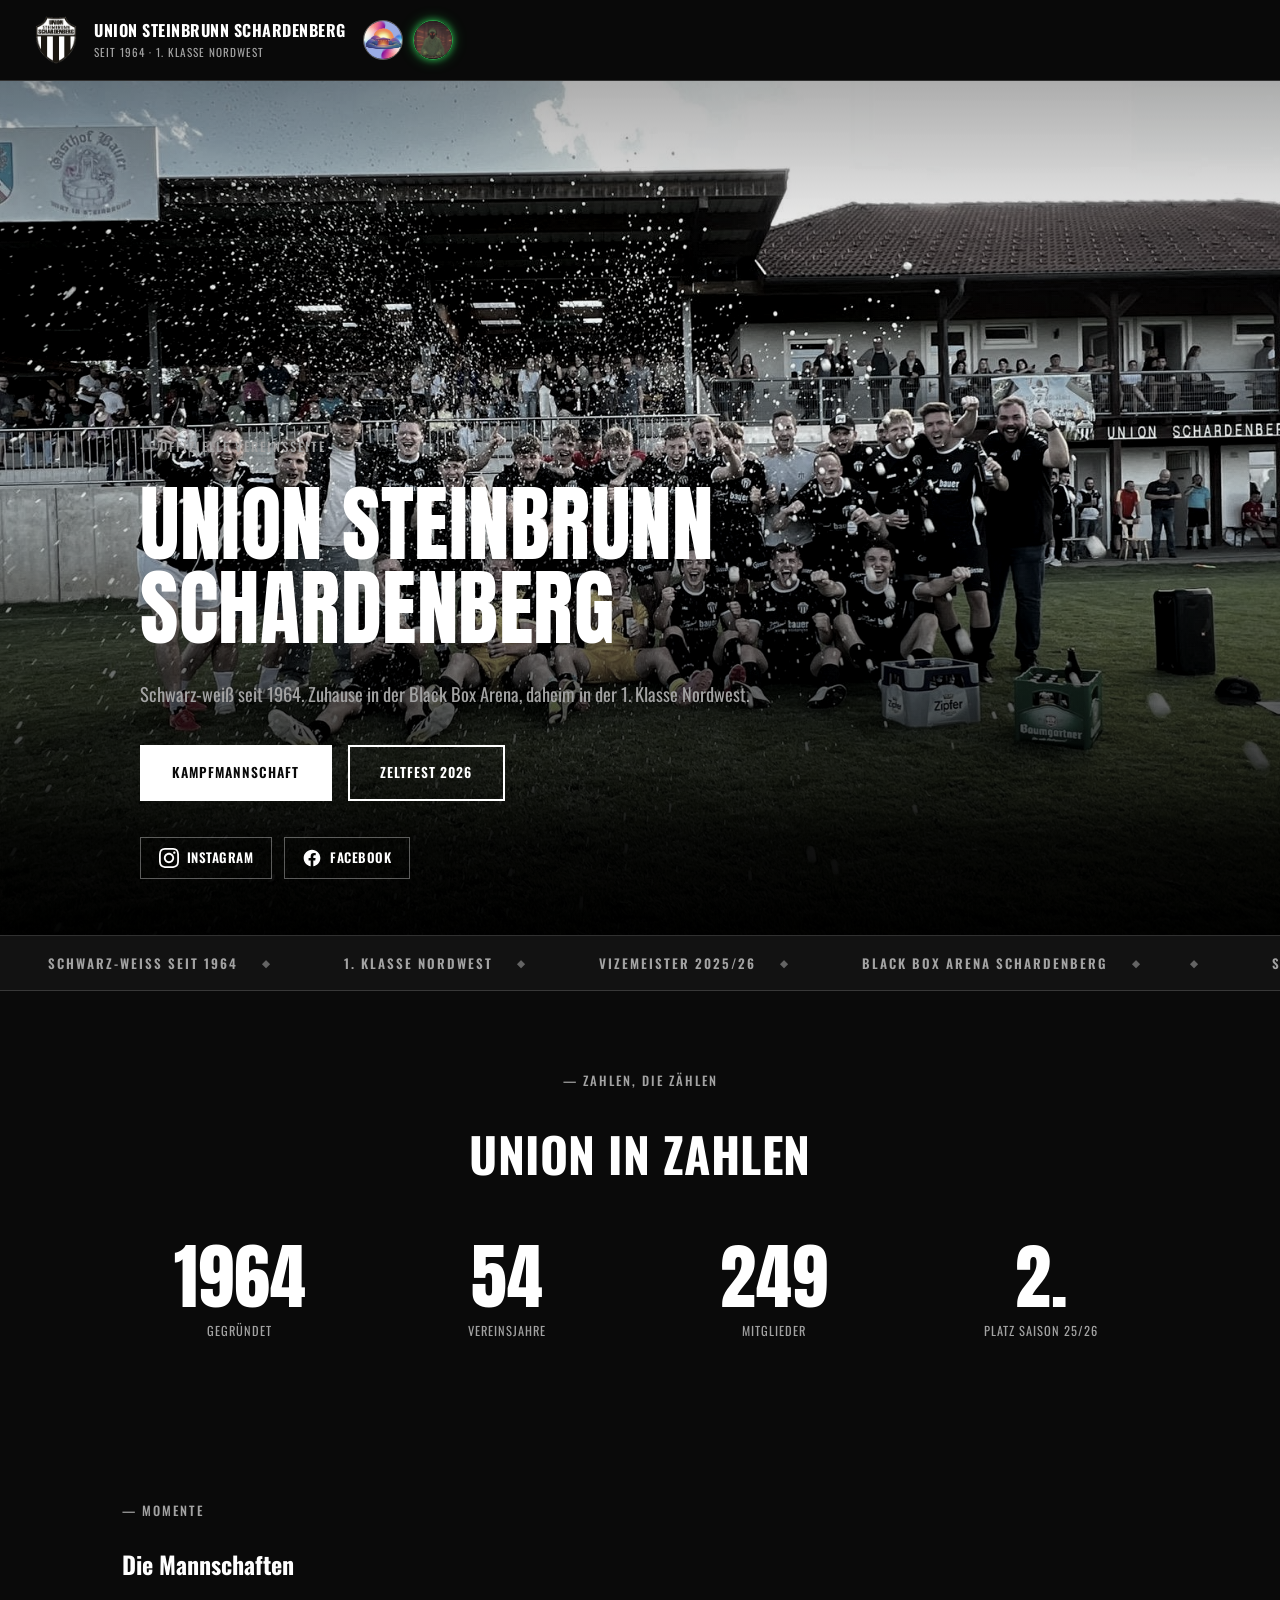
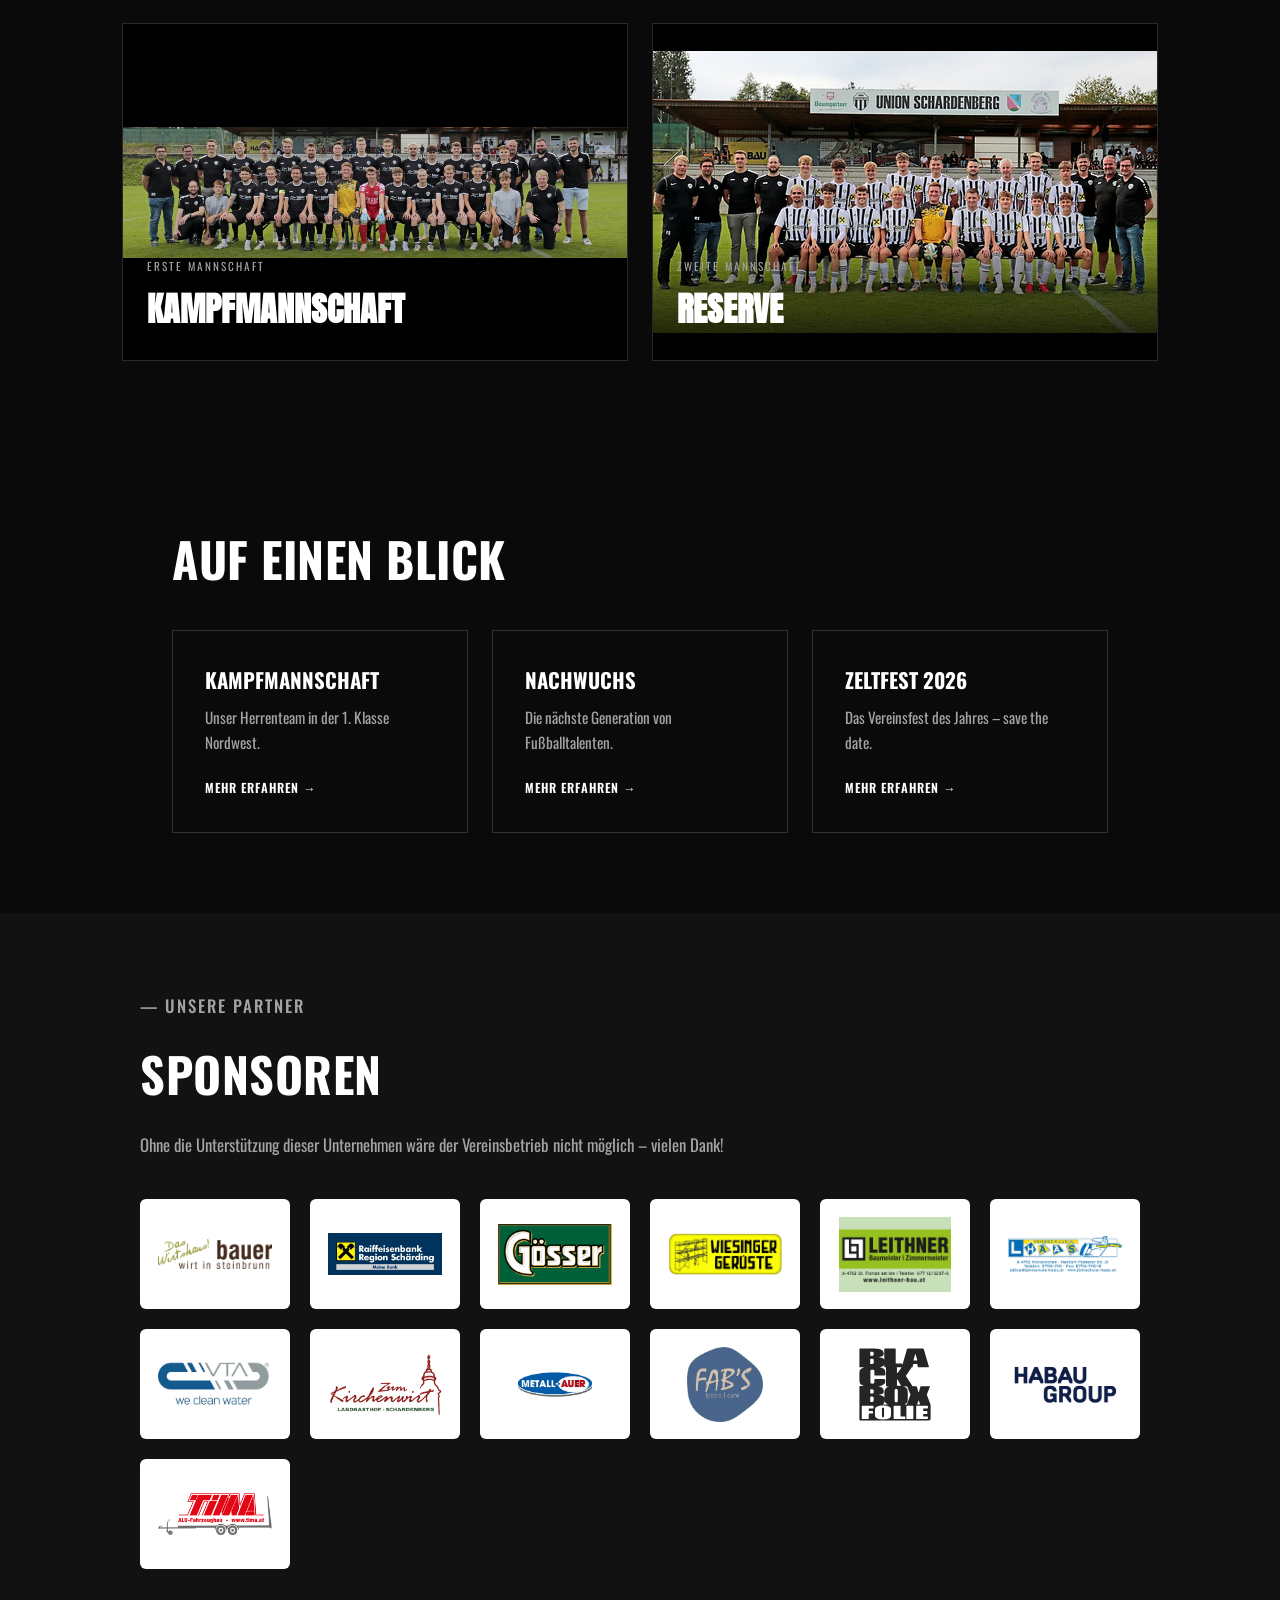
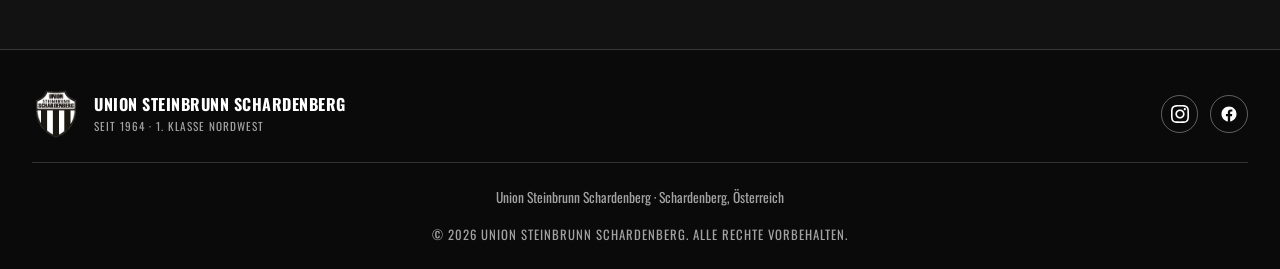
<file: index.html>
<!DOCTYPE html>
<html lang="de">
<head>
<meta charset="UTF-8">
<meta name="viewport" content="width=device-width, initial-scale=1.0">
<title>Union Steinbrunn Schardenberg</title>
<link rel="preconnect" href="https://fonts.googleapis.com">
<link rel="preconnect" href="https://fonts.gstatic.com" crossorigin>
<link href="https://fonts.googleapis.com/css2?family=Anton&family=Oswald:wght@400;500;600;700&display=swap" rel="stylesheet">
<link rel="stylesheet" href="style.css">
</head>
<body>

<header class="site-header">
  <div class="header-inner">
    <div class="brand-group">
      <a href="index.html" class="brand">
        <img src="images/logo.png" alt="Union Steinbrunn Schardenberg Wappen" class="brand-mark">
        <span class="brand-text">
          <span class="brand-name">Union Steinbrunn Schardenberg</span>
          <span class="brand-sub">Seit 1964 &middot; 1. Klasse Nordwest</span>
        </span>
      </a>
      <div class="header-icon-links">
        <a href="#" class="header-icon-btn" aria-label="Link 1">
          <img src="images/header-icon-1.jpg" alt="">
        </a>
        <a href="borderrave.html" class="header-icon-btn header-icon-btn-glow" aria-label="Borderrave">
          <img src="images/header-icon-2.jpg" alt="">
        </a>
      </div>
    </div>

    <button class="nav-toggle" id="navToggle" aria-expanded="false" aria-controls="siteNav" aria-label="Menü öffnen">
      <span></span><span></span><span></span>
    </button>

    <nav class="site-nav" id="siteNav">
      <a href="index.html" class="active">Home</a>
      <a href="kampfmannschaft.html">Kampfmannschaft</a>
      <a href="reserve.html">Reserve</a>
      <a href="nachwuchs.html">Nachwuchs</a>
      <a href="verein.html">Verein</a>
      <a href="sportplatz.html">Sportplatz</a>
      <a href="sponsoren.html">Sponsoren</a>
      <a href="zeltfest.html">Zeltfest</a>
      <a href="fanshop.html">Fanshop</a>
    </nav>
  </div>
</header>

<main>

  <section class="hero has-photo">
    <div class="hero-photo" aria-hidden="true"></div>
    <div class="hero-inner">
      <p class="eyebrow">&mdash; Offizielle Vereinsseite</p>
      <h1>Union Steinbrunn<br>Schardenberg</h1>
      <p class="hero-lead">Schwarz-weiß seit 1964. Zuhause in der Black Box Arena, daheim in der 1. Klasse Nordwest.</p>
      <div class="hero-actions">
        <a href="kampfmannschaft.html" class="btn btn-solid">Kampfmannschaft</a>
        <a href="zeltfest.html" class="btn btn-outline">Zeltfest 2026</a>
      </div>
      <div class="social-links">
        <a href="https://www.instagram.com/unionschardenberg/" target="_blank" rel="noopener noreferrer" class="social-btn instagram" aria-label="Instagram">
          <svg viewBox="0 0 24 24" width="20" height="20" fill="currentColor"><path d="M12 2.163c3.204 0 3.584.012 4.85.07 3.252.148 4.771 1.691 4.919 4.919.058 1.265.069 1.645.069 4.849 0 3.205-.012 3.584-.069 4.849-.149 3.225-1.664 4.771-4.919 4.919-1.266.058-1.644.07-4.85.07-3.204 0-3.584-.012-4.849-.07-3.26-.149-4.771-1.699-4.919-4.92-.058-1.265-.07-1.644-.07-4.849 0-3.204.013-3.583.07-4.849.149-3.227 1.664-4.771 4.919-4.919 1.266-.057 1.645-.069 4.849-.069zm0-2.163c-3.259 0-3.667.014-4.947.072-4.358.2-6.78 2.618-6.98 6.98-.059 1.281-.073 1.689-.073 4.948 0 3.259.014 3.668.072 4.948.2 4.358 2.618 6.78 6.98 6.98 1.281.058 1.689.072 4.948.072 3.259 0 3.668-.014 4.948-.072 4.354-.2 6.782-2.618 6.979-6.98.059-1.28.073-1.689.073-4.948 0-3.259-.014-3.667-.072-4.947-.196-4.354-2.617-6.78-6.979-6.98-1.281-.059-1.69-.073-4.949-.073zm0 5.838c-3.403 0-6.162 2.759-6.162 6.162s2.759 6.163 6.162 6.163 6.162-2.759 6.162-6.163c0-3.403-2.759-6.162-6.162-6.162zm0 10.162c-2.209 0-4-1.79-4-4 0-2.209 1.791-4 4-4s4 1.791 4 4c0 2.21-1.791 4-4 4zm6.406-11.845c-.796 0-1.441.645-1.441 1.44s.645 1.44 1.441 1.44c.795 0 1.439-.645 1.439-1.44s-.644-1.44-1.439-1.44z"/></svg>
          <span>Instagram</span>
        </a>
        <a href="https://www.facebook.com/unionschardenberg/" target="_blank" rel="noopener noreferrer" class="social-btn facebook" aria-label="Facebook">
          <svg viewBox="0 0 24 24" width="20" height="20" fill="currentColor"><path d="M22 12.061C22 6.505 17.523 2 12 2S2 6.505 2 12.061c0 5.022 3.657 9.184 8.438 9.939v-7.03H7.898v-2.909h2.54V9.845c0-2.522 1.492-3.915 3.777-3.915 1.094 0 2.238.197 2.238.197v2.476h-1.26c-1.243 0-1.63.775-1.63 1.57v1.888h2.773l-.443 2.909h-2.33V22c4.78-.755 8.437-4.917 8.437-9.939z"/></svg>
          <span>Facebook</span>
        </a>
      </div>
    </div>
    <a href="#momente" class="scroll-cue" aria-label="Nach unten scrollen">
      <span>Entdecken</span>
      <svg viewBox="0 0 24 24" width="18" height="18" fill="none" stroke="currentColor" stroke-width="2"><path d="M12 4v16m0 0l-6-6m6 6l6-6"/></svg>
    </a>
  </section>

  <div class="marquee" aria-hidden="true">
    <div class="marquee-track">
      <span><span>Schwarz-Weiß seit 1964</span><span>1. Klasse Nordwest</span><span>Vizemeister 2025/26</span><span>Black Box Arena Schardenberg</span></span>
      <span><span>Schwarz-Weiß seit 1964</span><span>1. Klasse Nordwest</span><span>Vizemeister 2025/26</span><span>Black Box Arena Schardenberg</span></span>
    </div>
  </div>

  <section class="stats-band reveal">
    <p class="eyebrow">&mdash; Zahlen, die zählen</p>
    <h2>Union in Zahlen</h2>
    <div class="stat-grid-home">
      <div class="stat-big"><span class="num" data-count-to="1964" data-count-plain="true">1964</span><span class="label">Gegründet</span></div>
      <div class="stat-big"><span class="num" data-count-to="62">0</span><span class="label">Vereinsjahre</span></div>
      <div class="stat-big"><span class="num" data-count-to="287">0</span><span class="label">Mitglieder</span></div>
      <div class="stat-big"><span class="num">2.</span><span class="label">Platz Saison 25/26</span></div>
    </div>
  </section>

  <section id="momente" class="feature-section reveal">
    <p class="eyebrow">&mdash; Momente</p>
    <h2>Die Mannschaften</h2>
    <div class="feature-grid">
      <a href="kampfmannschaft.html" class="feature-card">
        <img src="images/kampfmannschaft.png" alt="Team Kampfmannschaft">
        <div class="feature-label">
          <span class="eyebrow-sm">Erste Mannschaft</span>
          <h3>Kampfmannschaft</h3>
        </div>
      </a>
      <a href="reserve.html" class="feature-card">
        <img src="images/reserve.png" alt="Team Reserve">
        <div class="feature-label">
          <span class="eyebrow-sm">Zweite Mannschaft</span>
          <h3>Reserve</h3>
        </div>
      </a>
    </div>
  </section>

  <section class="quick-links reveal">
    <h2>Auf einen Blick</h2>
    <div class="quick-grid">
      <a href="kampfmannschaft.html" class="quick-card">
        <h3>Kampfmannschaft</h3>
        <p>Unser Herrenteam in der 1. Klasse Nordwest.</p>
        <span class="arrow">Mehr erfahren &rarr;</span>
      </a>
      <a href="nachwuchs.html" class="quick-card">
        <h3>Nachwuchs</h3>
        <p>Die nächste Generation von Fußballtalenten.</p>
        <span class="arrow">Mehr erfahren &rarr;</span>
      </a>
      <a href="zeltfest.html" class="quick-card">
        <h3>Zeltfest 2026</h3>
        <p>Das Vereinsfest des Jahres &ndash; save the date.</p>
        <span class="arrow">Mehr erfahren &rarr;</span>
      </a>
    </div>
  </section>

  <section class="section alt reveal">
    <p class="eyebrow">&mdash; Unsere Partner</p>
    <h2>Sponsoren</h2>
    <p>Ohne die Unterstützung dieser Unternehmen wäre der Vereinsbetrieb nicht möglich &ndash; vielen Dank!</p>
    <div class="sponsor-grid">
      <a href="https://www.wirt-in-steinbrunn.at" target="_blank" rel="noopener noreferrer" class="sponsor-tile"><img src="images/sponsor-bauer.png" alt="Das Wirtshaus! bauer - Wirt in Steinbrunn"></a>
      <a href="https://www.raiffeisen.at/ooe/region-schaerding/de/privatkunden.html" target="_blank" rel="noopener noreferrer" class="sponsor-tile"><img src="images/sponsor-raiffeisen.jpg" alt="Raiffeisenbank Region Schärding"></a>
      <a href="https://www.goesser.at" target="_blank" rel="noopener noreferrer" class="sponsor-tile"><img src="images/sponsor-goesser.webp" alt="Gösser"></a>
      <a href="https://www.wiesinger-geruestebau.at" target="_blank" rel="noopener noreferrer" class="sponsor-tile"><img src="images/sponsor-wiesinger.jpg" alt="Wiesinger Gerüste"></a>
      <a href="https://www.leithner-bau.at" target="_blank" rel="noopener noreferrer" class="sponsor-tile"><img src="images/sponsor-leithner.jpg" alt="Leithner Baumeister | Zimmermeister"></a>
      <a href="https://fahrschule-haas.at" target="_blank" rel="noopener noreferrer" class="sponsor-tile"><img src="images/sponsor-haas.jpg" alt="Fahrschule Haas"></a>
      <a href="https://vta.cc/de" target="_blank" rel="noopener noreferrer" class="sponsor-tile"><img src="images/sponsor-vta.jpg" alt="VTA - we clean water"></a>
      <a href="https://www.kirchenwirt-schardenberg.at" target="_blank" rel="noopener noreferrer" class="sponsor-tile"><img src="images/sponsor-kirchenwirt.png" alt="Zum Kirchenwirt Landgasthof Schardenberg"></a>
      <a href="https://www.metall-auer.at" target="_blank" rel="noopener noreferrer" class="sponsor-tile"><img src="images/sponsor-metallauer.jpg" alt="Metall-Auer"></a>
      <a href="https://www.fabs-bistro.at" target="_blank" rel="noopener noreferrer" class="sponsor-tile"><img src="images/sponsor-fabs.jpg" alt="FAB'S Bistro Café"></a>
      <a href="https://www.blackbox-richter.de" target="_blank" rel="noopener noreferrer" class="sponsor-tile"><img src="images/sponsor-blackboxrichter.svg" alt="Black Box Richter"></a>
      <a href="https://www.habaugroup.com" target="_blank" rel="noopener noreferrer" class="sponsor-tile"><img src="images/sponsor-habau.png" alt="HABAU Group"></a>
      <a href="https://www.tima.at" target="_blank" rel="noopener noreferrer" class="sponsor-tile"><img src="images/sponsor-tima.jpg" alt="TiMA Alu-Fahrzeugbau"></a>
    </div>
  </section>

</main>

<footer>
  <div class="footer-inner">
    <div class="footer-brand">
      <img src="images/logo.png" alt="Union Steinbrunn Schardenberg Wappen" class="brand-mark">
      <span class="brand-text">
        <span class="brand-name">Union Steinbrunn Schardenberg</span>
        <span class="brand-sub">Seit 1964 &middot; 1. Klasse Nordwest</span>
      </span>
    </div>
    <div class="social-links">
      <a href="https://www.instagram.com/unionschardenberg/" target="_blank" rel="noopener noreferrer" class="social-btn instagram" aria-label="Instagram">
        <svg viewBox="0 0 24 24" width="18" height="18" fill="currentColor"><path d="M12 2.163c3.204 0 3.584.012 4.85.07 3.252.148 4.771 1.691 4.919 4.919.058 1.265.069 1.645.069 4.849 0 3.205-.012 3.584-.069 4.849-.149 3.225-1.664 4.771-4.919 4.919-1.266.058-1.644.07-4.85.07-3.204 0-3.584-.012-4.849-.07-3.26-.149-4.771-1.699-4.919-4.92-.058-1.265-.07-1.644-.07-4.849 0-3.204.013-3.583.07-4.849.149-3.227 1.664-4.771 4.919-4.919 1.266-.057 1.645-.069 4.849-.069zm0-2.163c-3.259 0-3.667.014-4.947.072-4.358.2-6.78 2.618-6.98 6.98-.059 1.281-.073 1.689-.073 4.948 0 3.259.014 3.668.072 4.948.2 4.358 2.618 6.78 6.98 6.98 1.281.058 1.689.072 4.948.072 3.259 0 3.668-.014 4.948-.072 4.354-.2 6.782-2.618 6.979-6.98.059-1.28.073-1.689.073-4.948 0-3.259-.014-3.667-.072-4.947-.196-4.354-2.617-6.78-6.979-6.98-1.281-.059-1.69-.073-4.949-.073zm0 5.838c-3.403 0-6.162 2.759-6.162 6.162s2.759 6.163 6.162 6.163 6.162-2.759 6.162-6.163c0-3.403-2.759-6.162-6.162-6.162zm0 10.162c-2.209 0-4-1.79-4-4 0-2.209 1.791-4 4-4s4 1.791 4 4c0 2.21-1.791 4-4 4zm6.406-11.845c-.796 0-1.441.645-1.441 1.44s.645 1.44 1.441 1.44c.795 0 1.439-.645 1.439-1.44s-.644-1.44-1.439-1.44z"/></svg>
      </a>
      <a href="https://www.facebook.com/unionschardenberg/" target="_blank" rel="noopener noreferrer" class="social-btn facebook" aria-label="Facebook">
        <svg viewBox="0 0 24 24" width="18" height="18" fill="currentColor"><path d="M22 12.061C22 6.505 17.523 2 12 2S2 6.505 2 12.061c0 5.022 3.657 9.184 8.438 9.939v-7.03H7.898v-2.909h2.54V9.845c0-2.522 1.492-3.915 3.777-3.915 1.094 0 2.238.197 2.238.197v2.476h-1.26c-1.243 0-1.63.775-1.63 1.57v1.888h2.773l-.443 2.909h-2.33V22c4.78-.755 8.437-4.917 8.437-9.939z"/></svg>
      </a>
    </div>
  </div>
  <p class="footer-contact">Union Steinbrunn Schardenberg &middot; Schardenberg, Österreich</p>
  <p class="footer-copy">&copy; 2026 Union Steinbrunn Schardenberg. Alle Rechte vorbehalten.</p>
</footer>

<script>
  const navToggle = document.getElementById('navToggle');
  const siteNav = document.getElementById('siteNav');
  navToggle.addEventListener('click', () => {
    const isOpen = siteNav.classList.toggle('open');
    navToggle.setAttribute('aria-expanded', isOpen);
  });

  const reduceMotion = window.matchMedia('(prefers-reduced-motion: reduce)').matches;

  const revealObserver = new IntersectionObserver((entries) => {
    entries.forEach(entry => {
      if (entry.isIntersecting) {
        entry.target.classList.add('is-visible');
        revealObserver.unobserve(entry.target);
      }
    });
  }, { threshold: 0.15 });
  document.querySelectorAll('.reveal').forEach(el => revealObserver.observe(el));

  const countEls = document.querySelectorAll('.num[data-count-to]:not([data-count-plain])');
  const countObserver = new IntersectionObserver((entries) => {
    entries.forEach(entry => {
      if (!entry.isIntersecting) return;
      const el = entry.target;
      const target = parseInt(el.getAttribute('data-count-to'), 10);
      countObserver.unobserve(el);
      if (reduceMotion) {
        el.textContent = target;
        return;
      }
      const duration = 1200;
      const start = performance.now();
      function tick(now) {
        const progress = Math.min((now - start) / duration, 1);
        const eased = 1 - Math.pow(1 - progress, 3);
        el.textContent = Math.round(eased * target);
        if (progress < 1) requestAnimationFrame(tick);
      }
      requestAnimationFrame(tick);
    });
  }, { threshold: 0.4 });
  countEls.forEach(el => countObserver.observe(el));
</script>

</body>
</html>
</file>
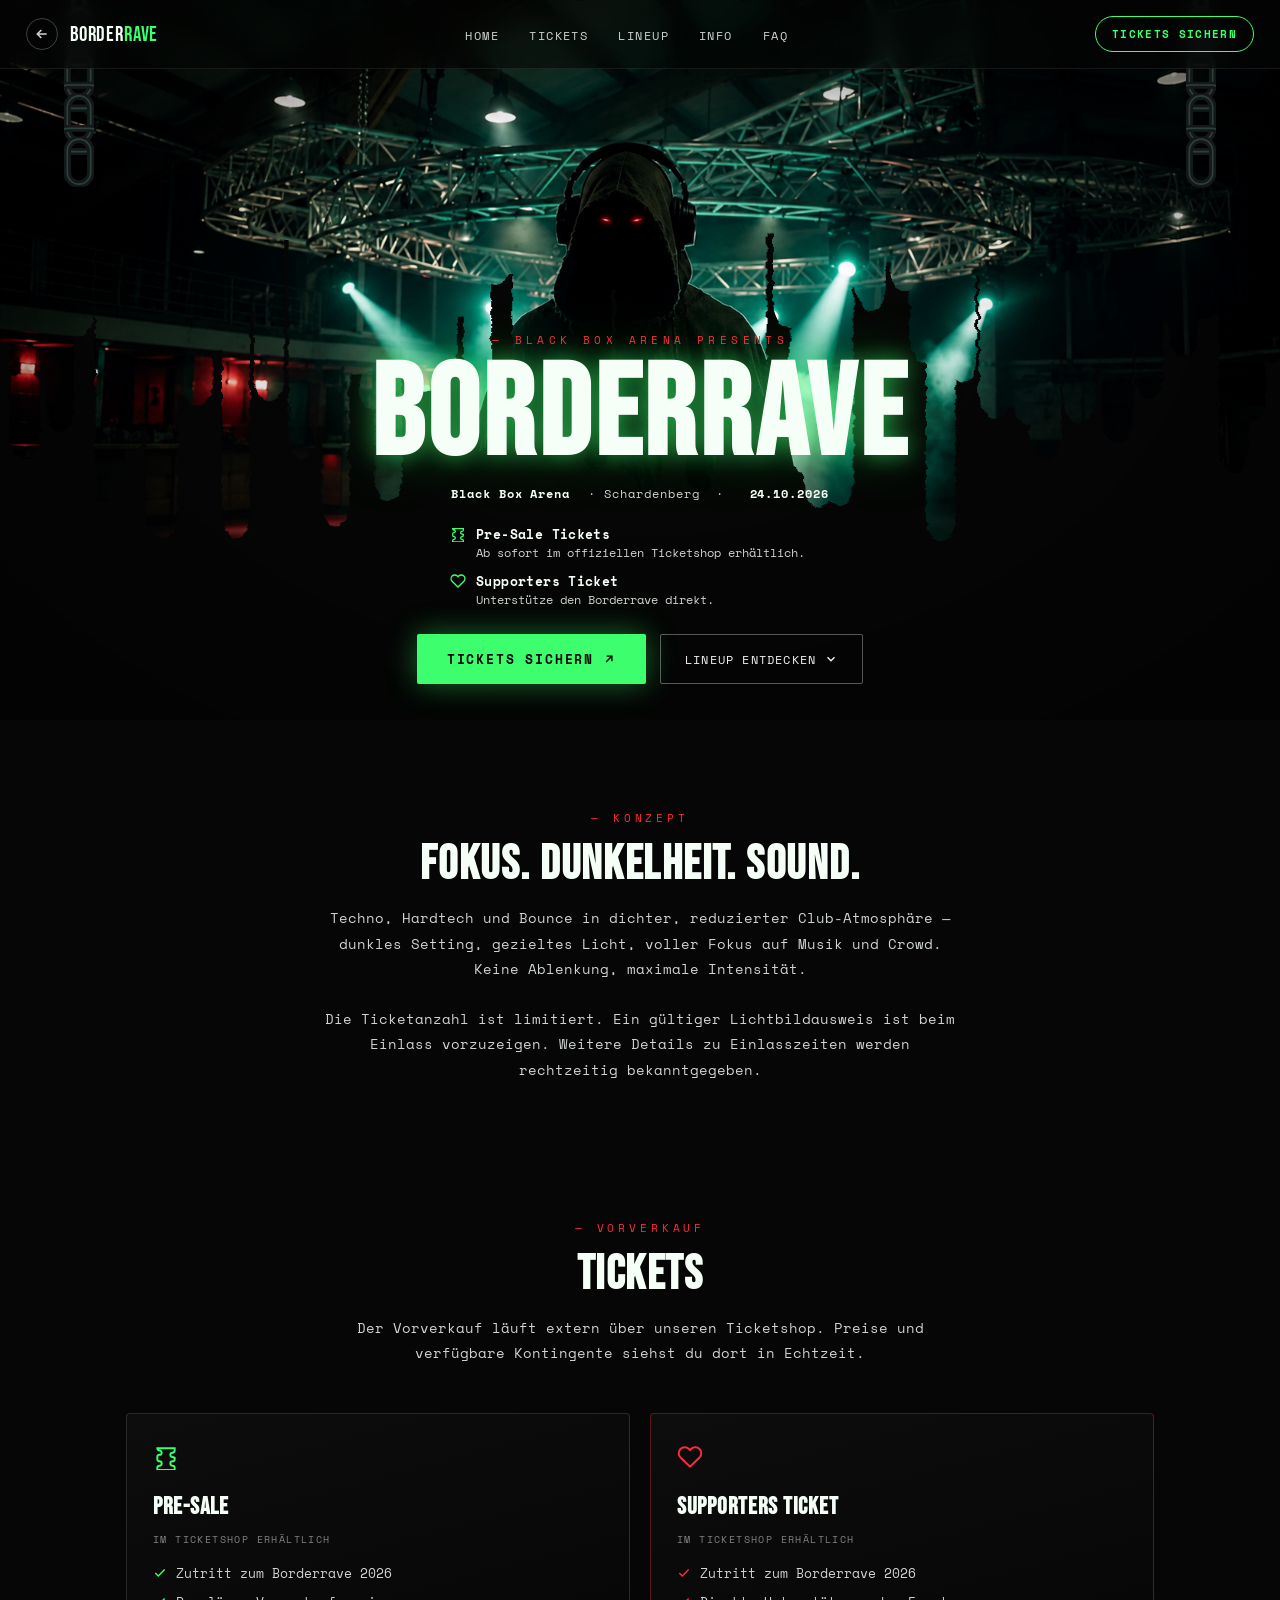
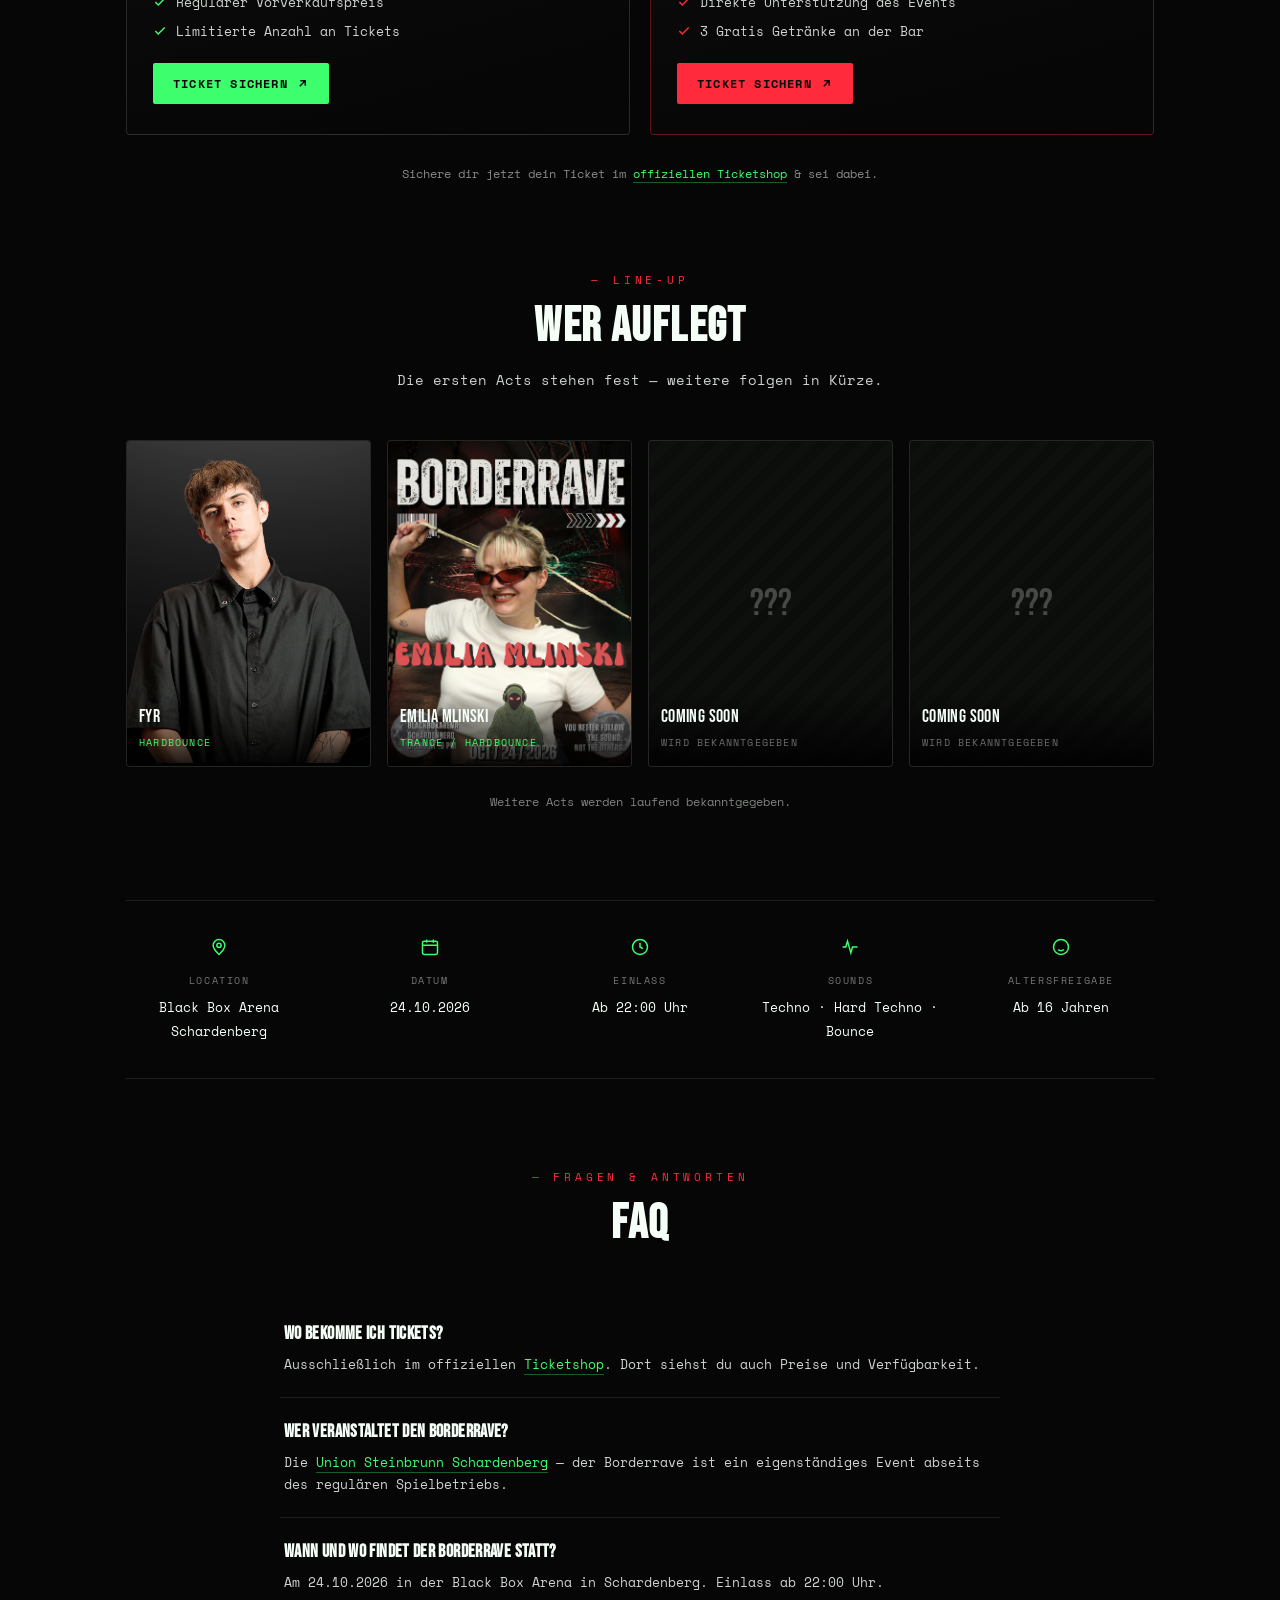
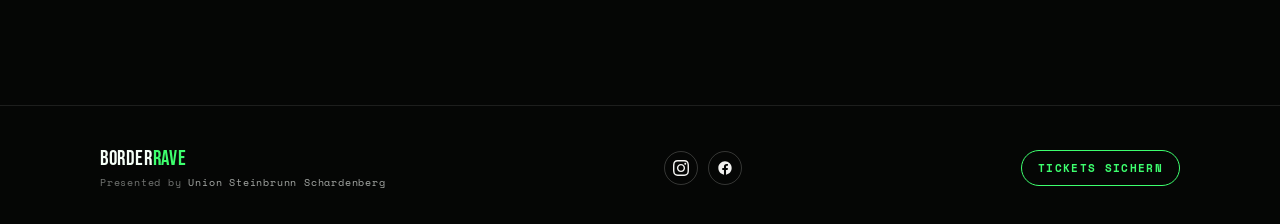
<file: borderrave.html>
<!DOCTYPE html>
<html lang="de">
<head>
<meta charset="UTF-8">
<meta name="viewport" content="width=device-width, initial-scale=1.0">
<title>BORDERRAVE</title>
<link rel="preconnect" href="https://fonts.googleapis.com">
<link rel="preconnect" href="https://fonts.gstatic.com" crossorigin>
<link href="https://fonts.googleapis.com/css2?family=Bebas+Neue&family=Space+Mono:wght@400;700&display=swap" rel="stylesheet">
<style>
  :root {
    --acid: #3dff6e;
    --blood: #ff2b3d;
    --ink: #050605;
  }
  * { box-sizing: border-box; }
  html {
    scroll-behavior: smooth;
  }
  html, body {
    margin: 0;
    padding: 0;
    background: var(--ink);
    color: #f2f2f0;
    font-family: 'Space Mono', monospace;
    overflow-x: hidden;
  }
  @media (prefers-reduced-motion: reduce) {
    html { scroll-behavior: auto; }
  }
  body.br-loading {
    overflow: hidden;
    height: 100%;
  }

  .br-stage {
    position: relative;
    width: 100%;
    aspect-ratio: 1672 / 941;
    min-height: 560px;
    background: var(--ink);
    overflow: hidden;
  }

  .br-stage > svg {
    position: absolute;
    inset: 0;
    width: 100%;
    height: 100%;
    display: block;
  }

  @keyframes br-chain-bob {
    0%, 100% { transform: translateY(0); }
    50% { transform: translateY(16px); }
  }
  .br-chain {
    position: absolute;
    top: 0;
    width: 30px;
    height: 200px;
    z-index: 3;
    pointer-events: none;
    transform-origin: top center;
    animation: br-chain-bob 3.6s ease-in-out infinite;
  }
  .br-chain-left { left: 5%; }
  .br-chain-right { right: 5%; animation-duration: 4.1s; animation-delay: 0.5s; }
  @media (max-width: 780px) {
    .br-chain { width: 20px; height: 140px; }
  }

  .br-vignette {
    position: absolute;
    inset: 0;
    pointer-events: none;
    background:
      radial-gradient(ellipse at 50% 40%, rgba(0,0,0,0) 30%, rgba(0,0,0,0.55) 100%),
      linear-gradient(180deg, rgba(0,0,0,0.55) 0%, rgba(0,0,0,0) 18%, rgba(0,0,0,0) 55%, rgba(5,6,5,0.85) 90%, rgba(5,6,5,1) 100%);
  }

  .br-nav {
    position: fixed;
    top: 0;
    left: 0;
    right: 0;
    z-index: 20;
    display: flex;
    justify-content: space-between;
    align-items: center;
    gap: 20px;
    padding: 16px 26px;
    background: rgba(5,6,5,0.55);
    backdrop-filter: blur(10px);
    border-bottom: 1px solid rgba(242,242,240,0.08);
    opacity: 0;
    animation: br-fade-in 0.8s ease forwards;
    animation-delay: 6.1s;
  }
  .br-nav-left {
    display: flex;
    align-items: center;
    gap: 12px;
  }
  .br-nav-back {
    display: inline-flex;
    align-items: center;
    justify-content: center;
    width: 32px;
    height: 32px;
    flex: none;
    border: 1px solid rgba(242,242,240,0.25);
    border-radius: 999px;
    color: #cfd3cf;
    transition: border-color 0.2s ease, color 0.2s ease;
  }
  .br-nav-back:hover { border-color: var(--acid); color: var(--acid); }
  .br-nav-brand {
    font-family: 'Bebas Neue', sans-serif;
    font-size: 1.3rem;
    letter-spacing: 0.04em;
    color: #f5fff7;
    text-decoration: none;
    white-space: nowrap;
  }
  .br-nav-brand span { color: var(--acid); }
  .br-nav-links {
    display: flex;
    gap: 30px;
    list-style: none;
    margin: 0;
    padding: 0;
  }
  .br-nav-links a {
    color: #cfd3cf;
    text-decoration: none;
    font-size: 12px;
    letter-spacing: 0.12em;
    text-transform: uppercase;
    transition: color 0.2s ease;
  }
  .br-nav-links a:hover { color: var(--acid); }
  .br-nav-cta {
    display: inline-flex;
    align-items: center;
    gap: 8px;
    font-size: 11px;
    font-weight: 700;
    letter-spacing: 0.12em;
    text-transform: uppercase;
    text-decoration: none;
    color: var(--acid);
    border: 1px solid var(--acid);
    padding: 9px 16px;
    border-radius: 999px;
    white-space: nowrap;
    transition: background 0.2s ease, color 0.2s ease;
  }
  .br-nav-cta:hover { background: var(--acid); color: var(--ink); }
  .br-nav-toggle {
    display: none;
    background: none;
    border: 1px solid rgba(242,242,240,0.35);
    border-radius: 6px;
    width: 38px;
    height: 34px;
    color: #f2f2f0;
    font-size: 18px;
    cursor: pointer;
  }

  @media (max-width: 780px) {
    .br-nav-links { display: none; }
    .br-nav-cta { display: none; }
    .br-nav-toggle { display: block; }
    .br-nav.is-open .br-nav-links {
      display: flex;
      flex-direction: column;
      gap: 4px;
      position: absolute;
      top: 100%;
      left: 0;
      right: 0;
      background: rgba(5,6,5,0.97);
      padding: 14px 26px 20px;
      border-bottom: 1px solid rgba(242,242,240,0.08);
    }
    .br-nav.is-open .br-nav-links a { padding: 10px 0; border-bottom: 1px solid rgba(242,242,240,0.06); }
    .br-nav.is-open .br-nav-cta { display: inline-flex; margin: 12px 26px 18px; }
  }

  .br-content {
    position: absolute;
    left: 0;
    right: 0;
    bottom: 5%;
    z-index: 4;
    text-align: center;
    padding: 0 20px;
  }

  .br-meta {
    display: flex;
    flex-wrap: wrap;
    justify-content: center;
    gap: 8px 18px;
    margin: 10px 0 22px;
    font-size: 12px;
    letter-spacing: 0.08em;
    color: #cfd3cf;
    opacity: 0;
    animation: br-fade-up 0.9s ease forwards;
    animation-delay: 6.85s;
  }
  .br-meta b { color: #f5fff7; font-weight: 700; }
  .br-meta .dim { color: rgba(207,211,207,0.55); }

  .br-bullets {
    display: flex;
    flex-direction: column;
    gap: 10px;
    max-width: 380px;
    margin: 0 auto 26px;
    text-align: left;
    opacity: 0;
    animation: br-fade-up 0.9s ease forwards;
    animation-delay: 7.05s;
  }
  .br-bullet {
    display: flex;
    align-items: flex-start;
    gap: 10px;
    font-size: 12px;
    color: #cfd3cf;
  }
  .br-bullet svg { flex: none; margin-top: 2px; color: var(--acid); }
  .br-bullet b { display: block; color: #f5fff7; font-size: 13px; letter-spacing: 0.03em; }

  .br-cta-row {
    display: flex;
    flex-wrap: wrap;
    justify-content: center;
    gap: 14px;
    opacity: 0;
    animation: br-fade-up 0.9s ease forwards;
    animation-delay: 7.3s;
  }
  .br-cta-ghost {
    display: inline-flex;
    align-items: center;
    gap: 8px;
    font-family: 'Space Mono', monospace;
    font-size: 12px;
    letter-spacing: 0.1em;
    text-transform: uppercase;
    text-decoration: none;
    color: #f2f2f0;
    border: 1px solid rgba(242,242,240,0.35);
    padding: 14px 24px;
    border-radius: 2px;
    transition: border-color 0.2s ease, color 0.2s ease;
  }
  .br-cta-ghost:hover { border-color: var(--acid); color: var(--acid); }

  .br-eyebrow {
    display: inline-block;
    font-size: 11px;
    letter-spacing: 0.4em;
    text-transform: uppercase;
    color: var(--blood);
    margin: 0 0 10px;
    opacity: 0;
    animation: br-fade-up 0.9s ease forwards;
    animation-delay: 6.35s;
  }

  .br-title {
    font-family: 'Bebas Neue', 'Space Mono', sans-serif;
    font-size: clamp(3.2rem, 14vw, 8rem);
    line-height: 0.92;
    letter-spacing: 0.03em;
    margin: 0;
    color: #f5fff7;
    text-shadow: 0 0 22px rgba(61,255,110,0.55), 0 0 60px rgba(61,255,110,0.25);
    opacity: 0;
    animation: br-glitch-in 1.1s ease forwards;
    animation-delay: 6.5s;
  }

  .br-cta {
    display: inline-flex;
    align-items: center;
    gap: 8px;
    font-family: 'Space Mono', monospace;
    font-weight: 700;
    font-size: 13px;
    letter-spacing: 0.14em;
    text-transform: uppercase;
    text-decoration: none;
    color: var(--ink);
    background: var(--acid);
    padding: 15px 30px;
    border-radius: 2px;
    box-shadow: 0 0 30px rgba(61,255,110,0.4);
    transition: transform 0.2s ease, box-shadow 0.2s ease;
  }
  .br-cta:hover { transform: translateY(-2px); box-shadow: 0 4px 40px rgba(61,255,110,0.65); }

  @keyframes br-fade-in { to { opacity: 1; } }
  @keyframes br-fade-up { from { opacity: 0; transform: translateY(14px); } to { opacity: 1; transform: translateY(0); } }
  @keyframes br-glitch-in {
    0%   { opacity: 0; transform: translateY(10px); filter: blur(6px); }
    55%  { opacity: 1; transform: translateY(0); filter: blur(0); }
    60%  { opacity: 0.7; transform: translate(-3px,1px); }
    65%  { opacity: 1; transform: translate(2px,0); }
    100% { opacity: 1; transform: translateY(0); filter: blur(0); }
  }

  /* ---- content sections below the hero ---- */
  .br-section {
    max-width: 1080px;
    margin: 0 auto;
    padding: 90px 26px;
    scroll-margin-top: 74px;
  }
  .br-section + .br-section { padding-top: 0; }
  .br-section-head {
    text-align: center;
    max-width: 640px;
    margin: 0 auto 48px;
  }
  .br-section-head .br-eyebrow-sm {
    display: block;
    font-size: 11px;
    letter-spacing: 0.35em;
    text-transform: uppercase;
    color: var(--blood);
    margin: 0 0 10px;
  }
  .br-section-head h2 {
    font-family: 'Bebas Neue', sans-serif;
    font-size: clamp(2rem, 6vw, 3rem);
    letter-spacing: 0.03em;
    color: #f5fff7;
    margin: 0 0 12px;
    text-wrap: balance;
  }
  .br-section-head p {
    font-size: 14px;
    line-height: 1.8;
    color: #cfd3cf;
    margin: 0;
  }

  /* tickets */
  .br-tickets-grid {
    display: grid;
    grid-template-columns: repeat(auto-fit, minmax(240px, 1fr));
    gap: 20px;
  }
  .br-ticket-card {
    border: 1px solid rgba(242,242,240,0.14);
    background: linear-gradient(165deg, rgba(255,255,255,0.03), rgba(255,255,255,0));
    border-radius: 4px;
    padding: 30px 26px;
  }
  .br-ticket-card.is-support { border-color: rgba(255,43,61,0.35); }
  .br-ticket-icon { color: var(--acid); margin-bottom: 16px; }
  .br-ticket-card.is-support .br-ticket-icon { color: var(--blood); }
  .br-ticket-card h3 {
    font-family: 'Bebas Neue', sans-serif;
    font-size: 1.5rem;
    letter-spacing: 0.03em;
    margin: 0 0 4px;
    color: #f5fff7;
  }
  .br-ticket-status {
    display: inline-block;
    font-size: 10px;
    letter-spacing: 0.14em;
    text-transform: uppercase;
    color: rgba(207,211,207,0.6);
    margin-bottom: 16px;
  }
  .br-ticket-card ul {
    list-style: none;
    margin: 0 0 22px;
    padding: 0;
    display: flex;
    flex-direction: column;
    gap: 9px;
  }
  .br-ticket-card li {
    display: flex;
    align-items: flex-start;
    gap: 9px;
    font-size: 13px;
    color: #cfd3cf;
  }
  .br-ticket-card li svg { flex: none; margin-top: 3px; color: var(--acid); }
  .br-ticket-card.is-support li svg { color: var(--blood); }
  .br-ticket-link {
    display: inline-flex;
    align-items: center;
    gap: 8px;
    font-size: 12px;
    font-weight: 700;
    letter-spacing: 0.1em;
    text-transform: uppercase;
    text-decoration: none;
    color: var(--ink);
    background: var(--acid);
    padding: 12px 20px;
    border-radius: 2px;
    transition: transform 0.2s ease;
  }
  .br-ticket-card.is-support .br-ticket-link { background: var(--blood); }
  .br-ticket-link:hover { transform: translateY(-2px); }
  .br-tickets-note {
    text-align: center;
    margin: 30px 0 0;
    font-size: 12px;
    color: rgba(207,211,207,0.65);
  }
  .br-tickets-note a { color: var(--acid); text-decoration: none; border-bottom: 1px solid rgba(61,255,110,0.35); }

  /* lineup */
  .br-lineup-grid {
    display: grid;
    grid-template-columns: repeat(auto-fit, minmax(140px, 1fr));
    gap: 16px;
  }
  .br-lineup-card {
    position: relative;
    aspect-ratio: 3 / 4;
    border-radius: 4px;
    overflow: hidden;
    background: #0b0d0b;
    border: 1px solid rgba(242,242,240,0.1);
  }
  .br-lineup-card img {
    width: 100%; height: 100%;
    object-fit: cover;
    display: block;
    filter: saturate(1.05);
  }
  .br-lineup-card.is-placeholder {
    display: flex;
    align-items: center;
    justify-content: center;
    background: linear-gradient(160deg, #0d130f, #050605);
  }
  .br-lineup-card.is-placeholder .initial {
    font-family: 'Bebas Neue', sans-serif;
    font-size: 3.2rem;
    color: rgba(61,255,110,0.35);
  }
  .br-lineup-card.is-soon {
    display: flex;
    align-items: center;
    justify-content: center;
    background: repeating-linear-gradient(135deg, #0b0d0b 0 10px, #0e100e 10px 20px);
  }
  .br-lineup-card.is-soon .q { font-family: 'Bebas Neue', sans-serif; font-size: 2.4rem; color: rgba(242,242,240,0.25); }
  .br-lineup-meta {
    position: absolute;
    left: 0; right: 0; bottom: 0;
    padding: 14px 12px;
    background: linear-gradient(0deg, rgba(0,0,0,0.9), rgba(0,0,0,0));
  }
  .br-lineup-meta .name {
    font-family: 'Bebas Neue', sans-serif;
    font-size: 1.15rem;
    letter-spacing: 0.02em;
    color: #f5fff7;
    display: block;
  }
  .br-lineup-meta .genre {
    font-size: 10px;
    letter-spacing: 0.12em;
    text-transform: uppercase;
    color: var(--acid);
  }
  .br-lineup-card.is-soon .br-lineup-meta .genre,
  .br-lineup-card.is-placeholder .br-lineup-meta .genre { color: rgba(207,211,207,0.5); }
  .br-lineup-note {
    text-align: center;
    margin: 26px 0 0;
    font-size: 12px;
    color: rgba(207,211,207,0.6);
  }

  /* info strip */
  .br-info-strip {
    display: grid;
    grid-template-columns: repeat(auto-fit, minmax(150px, 1fr));
    gap: 24px;
    border-top: 1px solid rgba(242,242,240,0.1);
    border-bottom: 1px solid rgba(242,242,240,0.1);
    padding: 36px 0;
  }
  .br-info-item { text-align: center; }
  .br-info-item svg { color: var(--acid); margin-bottom: 10px; }
  .br-info-item .label {
    display: block;
    font-size: 10px;
    letter-spacing: 0.16em;
    text-transform: uppercase;
    color: rgba(207,211,207,0.55);
    margin-bottom: 6px;
  }
  .br-info-item .value {
    font-size: 13px;
    color: #f5fff7;
    line-height: 1.6;
  }

  /* faq */
  .br-faq { max-width: 720px; margin: 0 auto; display: flex; flex-direction: column; gap: 1px; background: rgba(242,242,240,0.1); }
  .br-faq-item { background: var(--ink); padding: 22px 4px; }
  .br-faq-item h3 {
    font-family: 'Bebas Neue', sans-serif;
    font-size: 1.15rem;
    letter-spacing: 0.02em;
    color: #f5fff7;
    margin: 0 0 8px;
  }
  .br-faq-item p { font-size: 13px; line-height: 1.7; color: #cfd3cf; margin: 0; }
  .br-faq-item a { color: var(--acid); text-decoration: none; border-bottom: 1px solid rgba(61,255,110,0.35); }

  /* footer */
  .br-footer {
    border-top: 1px solid rgba(242,242,240,0.1);
    padding: 40px 26px 34px;
  }
  .br-footer-inner {
    max-width: 1080px;
    margin: 0 auto;
    display: flex;
    flex-wrap: wrap;
    align-items: center;
    justify-content: space-between;
    gap: 20px;
  }
  .br-footer-brand {
    font-family: 'Bebas Neue', sans-serif;
    font-size: 1.3rem;
    letter-spacing: 0.03em;
    color: #f5fff7;
  }
  .br-footer-brand span { color: var(--acid); }
  .br-footer-sub {
    display: block;
    font-family: 'Space Mono', monospace;
    font-size: 10px;
    letter-spacing: 0.08em;
    text-transform: none;
    color: rgba(207,211,207,0.55);
    margin-top: 4px;
  }
  .br-footer-sub a { color: rgba(207,211,207,0.8); text-decoration: none; }
  .br-footer-sub a:hover { color: var(--acid); }
  .br-footer-social {
    display: flex;
    gap: 10px;
  }
  .br-footer-social a {
    width: 34px; height: 34px;
    display: inline-flex; align-items: center; justify-content: center;
    border: 1px solid rgba(242,242,240,0.2);
    border-radius: 999px;
    color: #f2f2f0;
    transition: border-color 0.2s ease, color 0.2s ease;
  }
  .br-footer-social a:hover { border-color: var(--acid); color: var(--acid); }

  @media (prefers-reduced-motion: reduce) {
    .br-nav, .br-eyebrow, .br-title, .br-meta, .br-bullets, .br-cta-row {
      animation: none !important;
      opacity: 1 !important;
      filter: none !important;
      transform: none !important;
    }
    .br-chain { animation: none !important; }
  }
</style>
</head>
<body class="br-loading">

<section class="br-stage" id="brStage">
  <svg viewBox="0 0 1672 941" preserveAspectRatio="xMidYMid meet">
    <defs>
      <filter id="liquidEdge" x="-40%" y="-40%" width="180%" height="180%">
        <feTurbulence id="liquidNoise" type="fractalNoise" baseFrequency="0.014 0.085" numOctaves="2" seed="7" result="noise">
          <animate attributeName="baseFrequency" values="0.014 0.085;0.021 0.11;0.011 0.07;0.014 0.085"
                    dur="6s" repeatCount="indefinite"/>
        </feTurbulence>
        <feDisplacementMap in="SourceGraphic" in2="noise" scale="9" xChannelSelector="R" yChannelSelector="G"/>
      </filter>
      <mask id="revealMask" maskUnits="userSpaceOnUse" x="0" y="0" width="1672" height="941">
        <g id="dripColumns"></g>
      </mask>
    </defs>
    <g id="heroGroup" mask="url(#revealMask)">
      <g id="figureZoomInner">
        <image href="images/Ready quer.png" x="0" y="0" width="1672" height="941" preserveAspectRatio="xMidYMid slice"/>
      </g>
    </g>
    <g id="dripBeads"></g>
  </svg>
  <div class="br-vignette"></div>

  <div class="br-chain br-chain-left">
    <svg viewBox="0 0 36 220" width="100%" height="100%" preserveAspectRatio="xMidYMin meet" aria-hidden="true">
      <defs>
        <symbol id="chainLink" viewBox="0 0 36 60" width="36" height="60">
          <rect x="4" y="3" width="28" height="54" rx="14" fill="none" stroke="#15181a" stroke-width="9"/>
          <rect x="4" y="3" width="28" height="54" rx="14" fill="none" stroke="rgba(150,255,180,0.18)" stroke-width="2"/>
        </symbol>
      </defs>
      <circle cx="18" cy="4" r="7" fill="none" stroke="#15181a" stroke-width="6"/>
      <use href="#chainLink" transform="translate(0,8)"/>
      <use href="#chainLink" transform="translate(0,34) rotate(90,18,30)"/>
      <use href="#chainLink" transform="translate(0,60)"/>
      <use href="#chainLink" transform="translate(0,86) rotate(90,18,30)"/>
      <use href="#chainLink" transform="translate(0,112)"/>
      <use href="#chainLink" transform="translate(0,138) rotate(90,18,30)"/>
      <use href="#chainLink" transform="translate(0,164)"/>
    </svg>
  </div>
  <div class="br-chain br-chain-right">
    <svg viewBox="0 0 36 220" width="100%" height="100%" preserveAspectRatio="xMidYMin meet" aria-hidden="true">
      <use href="#chainLink" transform="translate(0,8)"/>
      <use href="#chainLink" transform="translate(0,34) rotate(90,18,30)"/>
      <use href="#chainLink" transform="translate(0,60)"/>
      <use href="#chainLink" transform="translate(0,86) rotate(90,18,30)"/>
      <use href="#chainLink" transform="translate(0,112)"/>
      <use href="#chainLink" transform="translate(0,138) rotate(90,18,30)"/>
      <use href="#chainLink" transform="translate(0,164)"/>
      <circle cx="18" cy="4" r="7" fill="none" stroke="#15181a" stroke-width="6"/>
    </svg>
  </div>

  <div class="br-content">
    <p class="br-eyebrow">&mdash; Black Box Arena presents</p>
    <h1 class="br-title">BORDERRAVE</h1>

    <p class="br-meta">
      <b>Black Box Arena</b> &middot; Schardenberg &nbsp;&middot;&nbsp; <b>24.10.2026</b>
    </p>

    <div class="br-bullets">
      <div class="br-bullet">
        <svg width="16" height="16" viewBox="0 0 24 24" fill="none" stroke="currentColor" stroke-width="2"><path d="M20 12v2a2 2 0 01-2 2 2 2 0 000 4 2 2 0 012 2v2H4v-2a2 2 0 012-2 2 2 0 000-4 2 2 0 01-2-2v-2a2 2 0 012-2 2 2 0 000-4 2 2 0 01-2-2V4h16v2a2 2 0 01-2 2 2 2 0 000 4 2 2 0 012 2z"/></svg>
        <span><b>Pre-Sale Tickets</b>Ab sofort im offiziellen Ticketshop erhältlich.</span>
      </div>
      <div class="br-bullet">
        <svg width="16" height="16" viewBox="0 0 24 24" fill="none" stroke="currentColor" stroke-width="2"><path d="M20.8 4.6a5.5 5.5 0 00-7.8 0L12 5.6l-1-1a5.5 5.5 0 10-7.8 7.8l1 1L12 21l7.8-7.6 1-1a5.5 5.5 0 000-7.8z"/></svg>
        <span><b>Supporters Ticket</b>Unterstütze den Borderrave direkt.</span>
      </div>
    </div>

    <div class="br-cta-row">
      <a href="https://uschtickets.stgdts.com" target="_blank" rel="noopener noreferrer" class="br-cta">
        Tickets sichern
        <svg width="14" height="14" viewBox="0 0 24 24" fill="none" stroke="currentColor" stroke-width="2.4"><path d="M7 17L17 7M8 7h9v9"/></svg>
      </a>
      <a href="#lineup" class="br-cta-ghost">
        Lineup entdecken
        <svg width="14" height="14" viewBox="0 0 24 24" fill="none" stroke="currentColor" stroke-width="2.4"><path d="M6 9l6 6 6-6"/></svg>
      </a>
    </div>
  </div>
</section>

<nav class="br-nav" id="brNav">
  <div class="br-nav-left">
    <a href="index.html" class="br-nav-back" aria-label="Zur Union Schardenberg Startseite" title="Zur Union Schardenberg Startseite">
      <svg width="16" height="16" viewBox="0 0 24 24" fill="none" stroke="currentColor" stroke-width="2.4"><path d="M19 12H5M11 18l-6-6 6-6"/></svg>
    </a>
    <a href="#brStage" class="br-nav-brand">BORDER<span>RAVE</span></a>
  </div>
  <ul class="br-nav-links">
    <li><a href="#brStage">Home</a></li>
    <li><a href="#tickets">Tickets</a></li>
    <li><a href="#lineup">Lineup</a></li>
    <li><a href="#info">Info</a></li>
    <li><a href="#faq">FAQ</a></li>
  </ul>
  <a href="https://uschtickets.stgdts.com" target="_blank" rel="noopener noreferrer" class="br-nav-cta">Tickets sichern</a>
  <button class="br-nav-toggle" id="brNavToggle" aria-label="Menü öffnen" aria-expanded="false">&#9776;</button>
</nav>

<section class="br-section" id="konzept">
  <div class="br-section-head">
    <span class="br-eyebrow-sm">&mdash; Konzept</span>
    <h2>Fokus. Dunkelheit. Sound.</h2>
    <p>Techno, Hardtech und Bounce in dichter, reduzierter Club-Atmosphäre &mdash; dunkles Setting, gezieltes Licht, voller Fokus auf Musik und Crowd. Keine Ablenkung, maximale Intensität.<br><br>Die Ticketanzahl ist limitiert. Ein gültiger Lichtbildausweis ist beim Einlass vorzuzeigen. Weitere Details zu Einlasszeiten werden rechtzeitig bekanntgegeben.</p>
  </div>
</section>

<section class="br-section" id="tickets">
  <div class="br-section-head">
    <span class="br-eyebrow-sm">&mdash; Vorverkauf</span>
    <h2>Tickets</h2>
    <p>Der Vorverkauf läuft extern über unseren Ticketshop. Preise und verfügbare Kontingente siehst du dort in Echtzeit.</p>
  </div>
  <div class="br-tickets-grid">
    <div class="br-ticket-card">
      <div class="br-ticket-icon">
        <svg width="26" height="26" viewBox="0 0 24 24" fill="none" stroke="currentColor" stroke-width="1.8"><path d="M20 12v2a2 2 0 01-2 2 2 2 0 000 4 2 2 0 012 2v2H4v-2a2 2 0 012-2 2 2 0 000-4 2 2 0 01-2-2v-2a2 2 0 012-2 2 2 0 000-4 2 2 0 01-2-2V4h16v2a2 2 0 01-2 2 2 2 0 000 4 2 2 0 012 2z"/></svg>
      </div>
      <h3>Pre-Sale</h3>
      <span class="br-ticket-status">Im Ticketshop erhältlich</span>
      <ul>
        <li><svg width="14" height="14" viewBox="0 0 24 24" fill="none" stroke="currentColor" stroke-width="2.4"><path d="M20 6L9 17l-5-5"/></svg>Zutritt zum Borderrave 2026</li>
        <li><svg width="14" height="14" viewBox="0 0 24 24" fill="none" stroke="currentColor" stroke-width="2.4"><path d="M20 6L9 17l-5-5"/></svg>Regulärer Vorverkaufspreis</li>
        <li><svg width="14" height="14" viewBox="0 0 24 24" fill="none" stroke="currentColor" stroke-width="2.4"><path d="M20 6L9 17l-5-5"/></svg>Limitierte Anzahl an Tickets</li>
      </ul>
      <a href="https://uschtickets.stgdts.com" target="_blank" rel="noopener noreferrer" class="br-ticket-link">
        Ticket sichern
        <svg width="13" height="13" viewBox="0 0 24 24" fill="none" stroke="currentColor" stroke-width="2.6"><path d="M7 17L17 7M8 7h9v9"/></svg>
      </a>
    </div>
    <div class="br-ticket-card is-support">
      <div class="br-ticket-icon">
        <svg width="26" height="26" viewBox="0 0 24 24" fill="none" stroke="currentColor" stroke-width="1.8"><path d="M20.8 4.6a5.5 5.5 0 00-7.8 0L12 5.6l-1-1a5.5 5.5 0 10-7.8 7.8l1 1L12 21l7.8-7.6 1-1a5.5 5.5 0 000-7.8z"/></svg>
      </div>
      <h3>Supporters Ticket</h3>
      <span class="br-ticket-status">Im Ticketshop erhältlich</span>
      <ul>
        <li><svg width="14" height="14" viewBox="0 0 24 24" fill="none" stroke="currentColor" stroke-width="2.4"><path d="M20 6L9 17l-5-5"/></svg>Zutritt zum Borderrave 2026</li>
        <li><svg width="14" height="14" viewBox="0 0 24 24" fill="none" stroke="currentColor" stroke-width="2.4"><path d="M20 6L9 17l-5-5"/></svg>Direkte Unterstützung des Events</li>
        <li><svg width="14" height="14" viewBox="0 0 24 24" fill="none" stroke="currentColor" stroke-width="2.4"><path d="M20 6L9 17l-5-5"/></svg>3 Gratis Getränke an der Bar</li>
      </ul>
      <a href="https://uschtickets.stgdts.com" target="_blank" rel="noopener noreferrer" class="br-ticket-link">
        Ticket sichern
        <svg width="13" height="13" viewBox="0 0 24 24" fill="none" stroke="currentColor" stroke-width="2.6"><path d="M7 17L17 7M8 7h9v9"/></svg>
      </a>
    </div>
  </div>
  <p class="br-tickets-note">Sichere dir jetzt dein Ticket im <a href="https://uschtickets.stgdts.com" target="_blank" rel="noopener noreferrer">offiziellen Ticketshop</a> &amp; sei dabei.</p>
</section>

<section class="br-section" id="lineup">
  <div class="br-section-head">
    <span class="br-eyebrow-sm">&mdash; Line-up</span>
    <h2>Wer auflegt</h2>
    <p>Die ersten Acts stehen fest &mdash; weitere folgen in Kürze.</p>
  </div>
  <div class="br-lineup-grid">
    <div class="br-lineup-card">
      <img src="images/lineup-fyr.jpg" alt="FYR">
      <div class="br-lineup-meta">
        <span class="name">FYR</span>
        <span class="genre">Hardbounce</span>
      </div>
    </div>
    <div class="br-lineup-card">
      <img src="images/lineup-emilia.jpg" alt="Emilia Mlinski">
      <div class="br-lineup-meta">
        <span class="name">Emilia Mlinski</span>
        <span class="genre">Trance / Hardbounce</span>
      </div>
    </div>
    <div class="br-lineup-card is-soon">
      <span class="q">???</span>
      <div class="br-lineup-meta">
        <span class="name">Coming Soon</span>
        <span class="genre">Wird bekanntgegeben</span>
      </div>
    </div>
    <div class="br-lineup-card is-soon">
      <span class="q">???</span>
      <div class="br-lineup-meta">
        <span class="name">Coming Soon</span>
        <span class="genre">Wird bekanntgegeben</span>
      </div>
    </div>
  </div>
  <p class="br-lineup-note">Weitere Acts werden laufend bekanntgegeben.</p>
</section>

<section class="br-section" id="info">
  <div class="br-info-strip">
    <div class="br-info-item">
      <svg width="20" height="20" viewBox="0 0 24 24" fill="none" stroke="currentColor" stroke-width="1.8"><path d="M12 21s-7-6.2-7-11a7 7 0 1114 0c0 4.8-7 11-7 11z"/><circle cx="12" cy="10" r="2.6"/></svg>
      <span class="label">Location</span>
      <span class="value">Black Box Arena<br>Schardenberg</span>
    </div>
    <div class="br-info-item">
      <svg width="20" height="20" viewBox="0 0 24 24" fill="none" stroke="currentColor" stroke-width="1.8"><rect x="3" y="5" width="18" height="16" rx="2"/><path d="M3 10h18M8 3v4M16 3v4"/></svg>
      <span class="label">Datum</span>
      <span class="value">24.10.2026</span>
    </div>
    <div class="br-info-item">
      <svg width="20" height="20" viewBox="0 0 24 24" fill="none" stroke="currentColor" stroke-width="1.8"><circle cx="12" cy="12" r="9"/><path d="M12 7v5l3.5 2"/></svg>
      <span class="label">Einlass</span>
      <span class="value">Ab 22:00 Uhr</span>
    </div>
    <div class="br-info-item">
      <svg width="20" height="20" viewBox="0 0 24 24" fill="none" stroke="currentColor" stroke-width="1.8"><path d="M3 12h4l2-7 4 14 2-7h6"/></svg>
      <span class="label">Sounds</span>
      <span class="value">Techno &middot; Hard Techno &middot; Bounce</span>
    </div>
    <div class="br-info-item">
      <svg width="20" height="20" viewBox="0 0 24 24" fill="none" stroke="currentColor" stroke-width="1.8"><circle cx="12" cy="12" r="9"/><path d="M9 9h.01M15 9h.01M8.5 15c1 1 2.2 1.5 3.5 1.5s2.5-.5 3.5-1.5"/></svg>
      <span class="label">Altersfreigabe</span>
      <span class="value">Ab 16 Jahren</span>
    </div>
  </div>
</section>

<section class="br-section" id="faq">
  <div class="br-section-head">
    <span class="br-eyebrow-sm">&mdash; Fragen &amp; Antworten</span>
    <h2>FAQ</h2>
  </div>
  <div class="br-faq">
    <div class="br-faq-item">
      <h3>Wo bekomme ich Tickets?</h3>
      <p>Ausschließlich im offiziellen <a href="https://uschtickets.stgdts.com" target="_blank" rel="noopener noreferrer">Ticketshop</a>. Dort siehst du auch Preise und Verfügbarkeit.</p>
    </div>
    <div class="br-faq-item">
      <h3>Wer veranstaltet den Borderrave?</h3>
      <p>Die <a href="index.html">Union Steinbrunn Schardenberg</a> &mdash; der Borderrave ist ein eigenständiges Event abseits des regulären Spielbetriebs.</p>
    </div>
    <div class="br-faq-item">
      <h3>Wann und wo findet der Borderrave statt?</h3>
      <p>Am 24.10.2026 in der Black Box Arena in Schardenberg. Einlass ab 22:00 Uhr.</p>
    </div>
  </div>
</section>

<footer class="br-footer">
  <div class="br-footer-inner">
    <div>
      <span class="br-footer-brand">BORDER<span>RAVE</span></span>
      <span class="br-footer-sub">Presented by <a href="index.html">Union Steinbrunn Schardenberg</a></span>
    </div>
    <div class="br-footer-social">
      <a href="https://www.instagram.com/borderrave/" target="_blank" rel="noopener noreferrer" aria-label="Instagram">
        <svg viewBox="0 0 24 24" width="16" height="16" fill="currentColor"><path d="M12 2.163c3.204 0 3.584.012 4.85.07 3.252.148 4.771 1.691 4.919 4.919.058 1.265.069 1.645.069 4.849 0 3.205-.012 3.584-.069 4.849-.149 3.225-1.664 4.771-4.919 4.919-1.266.058-1.644.07-4.85.07-3.204 0-3.584-.012-4.849-.07-3.26-.149-4.771-1.699-4.919-4.92-.058-1.265-.07-1.644-.07-4.849 0-3.204.013-3.583.07-4.849.149-3.227 1.664-4.771 4.919-4.919 1.266-.057 1.645-.069 4.849-.069zm0-2.163c-3.259 0-3.667.014-4.947.072-4.358.2-6.78 2.618-6.98 6.98-.059 1.281-.073 1.689-.073 4.948 0 3.259.014 3.668.072 4.948.2 4.358 2.618 6.78 6.98 6.98 1.281.058 1.689.072 4.948.072 3.259 0 3.668-.014 4.948-.072 4.354-.2 6.782-2.618 6.979-6.98.059-1.28.073-1.689.073-4.948 0-3.259-.014-3.667-.072-4.947-.196-4.354-2.617-6.78-6.979-6.98-1.281-.059-1.69-.073-4.949-.073zm0 5.838c-3.403 0-6.162 2.759-6.162 6.162s2.759 6.163 6.162 6.163 6.162-2.759 6.162-6.163c0-3.403-2.759-6.162-6.162-6.162zm0 10.162c-2.209 0-4-1.79-4-4 0-2.209 1.791-4 4-4s4 1.791 4 4c0 2.21-1.791 4-4 4zm6.406-11.845c-.796 0-1.441.645-1.441 1.44s.645 1.44 1.441 1.44c.795 0 1.439-.645 1.439-1.44s-.644-1.44-1.439-1.44z"/></svg>
      </a>
      <a href="https://www.facebook.com/unionschardenberg/" target="_blank" rel="noopener noreferrer" aria-label="Facebook">
        <svg viewBox="0 0 24 24" width="16" height="16" fill="currentColor"><path d="M22 12.061C22 6.505 17.523 2 12 2S2 6.505 2 12.061c0 5.022 3.657 9.184 8.438 9.939v-7.03H7.898v-2.909h2.54V9.845c0-2.522 1.492-3.915 3.777-3.915 1.094 0 2.238.197 2.238.197v2.476h-1.26c-1.243 0-1.63.775-1.63 1.57v1.888h2.773l-.443 2.909h-2.33V22c4.78-.755 8.437-4.917 8.437-9.939z"/></svg>
      </a>
    </div>
    <a href="https://uschtickets.stgdts.com" target="_blank" rel="noopener noreferrer" class="br-nav-cta">Tickets sichern</a>
  </div>
</footer>

<script>
  const brNav = document.getElementById('brNav');
  const brNavToggle = document.getElementById('brNavToggle');
  brNavToggle.addEventListener('click', () => {
    const isOpen = brNav.classList.toggle('is-open');
    brNavToggle.setAttribute('aria-expanded', isOpen);
  });
  brNav.querySelectorAll('.br-nav-links a').forEach(a => {
    a.addEventListener('click', () => {
      brNav.classList.remove('is-open');
      brNavToggle.setAttribute('aria-expanded', 'false');
    });
  });
</script>

<script>
  const reduceMotion = window.matchMedia('(prefers-reduced-motion: reduce)').matches;
  const columnsLayer = document.getElementById('dripColumns');
  const beadsLayer = document.getElementById('dripBeads');
  const figureZoomInner = document.getElementById('figureZoomInner');

  function unlockScroll() {
    document.body.classList.remove('br-loading');
  }
  if (reduceMotion) {
    unlockScroll();
  } else {
    document.querySelector('.br-title').addEventListener('animationend', unlockScroll, { once: true });
  }

  const VB_W = 1672, VB_H = 941;
  const BODY_H = VB_H * 0.82;
  const N = 74;

  function easeOutCubic(t) { return 1 - Math.pow(1 - t, 3); }
  const SVGNS = 'http://www.w3.org/2000/svg';

  // A rect body that necks down into a rounded drip-tip at its current bottom —
  // at small h the whole column IS the tip, so it starts life as a bead, not a bar.
  function dripPath(x, w, h) {
    if (h <= 0) return '';
    const tipLen = Math.min(w * 0.9, h);
    const bodyBottom = h - tipLen;
    const cx = x + w / 2;
    return `M${x.toFixed(1)},0 L${(x + w).toFixed(1)},0 L${(x + w).toFixed(1)},${bodyBottom.toFixed(1)} ` +
      `C${(x + w).toFixed(1)},${(bodyBottom + tipLen * 0.62).toFixed(1)} ${(x + w * 0.78).toFixed(1)},${h.toFixed(1)} ${cx.toFixed(1)},${h.toFixed(1)} ` +
      `C${(x + w * 0.22).toFixed(1)},${h.toFixed(1)} ${x.toFixed(1)},${(bodyBottom + tipLen * 0.62).toFixed(1)} ${x.toFixed(1)},${bodyBottom.toFixed(1)} Z`;
  }

  if (reduceMotion) {
    const rect = document.createElementNS(SVGNS, 'rect');
    rect.setAttribute('x', '0'); rect.setAttribute('y', '0');
    rect.setAttribute('width', VB_W); rect.setAttribute('height', VB_H);
    rect.setAttribute('fill', 'white');
    columnsLayer.appendChild(rect);
  } else {
    const baseW = VB_W / N;
    const columns = [];
    for (let i = 0; i < N; i++) {
      const width = baseW * (1.55 + Math.random() * 0.35);
      const x = i * baseW - (width - baseW) / 2 + (Math.random() * 8 - 4);
      const delay1 = Math.random() * 1250;
      const dur1 = 3250 + Math.random() * 2450;
      const extra = Math.pow(Math.random(), 2) * 340;
      const dur2 = 1150 + extra * 8 * (0.7 + Math.random() * 0.6);

      const path = document.createElementNS(SVGNS, 'path');
      path.setAttribute('fill', 'white');
      path.setAttribute('filter', 'url(#liquidEdge)');
      columnsLayer.appendChild(path);

      columns.push({
        el: path, colX: x, width, x: x + width / 2,
        delay1, dur1, extra, dur2,
        finishAt: delay1 + dur1 + dur2,
        settled: false,
        lastHeight: 0
      });
    }

    const start = performance.now();

    function spawnBead(col) {
      const tipY = BODY_H + col.extra;
      const r = Math.max(col.width * (0.22 + Math.random() * 0.14), 4);
      const fallDist = 55 + Math.random() * 100;
      const dur = (1.1 + Math.random() * 1.4).toFixed(2);
      const delay = (Math.random() * 1.6).toFixed(2);

      const g = document.createElementNS(SVGNS, 'g');

      const circle = document.createElementNS(SVGNS, 'circle');
      circle.setAttribute('cx', col.x.toFixed(1));
      circle.setAttribute('cy', tipY.toFixed(1));
      circle.setAttribute('r', r.toFixed(1));
      circle.setAttribute('fill', 'rgba(4,8,5,0.88)');
      circle.setAttribute('stroke', 'rgba(61,255,110,0.22)');
      circle.setAttribute('stroke-width', '0.6');
      circle.setAttribute('opacity', '0');

      const animCy = document.createElementNS(SVGNS, 'animate');
      animCy.setAttribute('attributeName', 'cy');
      animCy.setAttribute('values', `${tipY.toFixed(1)};${(tipY + fallDist).toFixed(1)}`);
      animCy.setAttribute('dur', dur + 's');
      animCy.setAttribute('begin', delay + 's');
      animCy.setAttribute('repeatCount', 'indefinite');
      animCy.setAttribute('calcMode', 'spline');
      animCy.setAttribute('keySplines', '0.3 0 0.7 1');
      animCy.setAttribute('keyTimes', '0;1');

      const animOp = document.createElementNS(SVGNS, 'animate');
      animOp.setAttribute('attributeName', 'opacity');
      animOp.setAttribute('values', '0;0.9;0.85;0');
      animOp.setAttribute('keyTimes', '0;0.18;0.7;1');
      animOp.setAttribute('dur', dur + 's');
      animOp.setAttribute('begin', delay + 's');
      animOp.setAttribute('repeatCount', 'indefinite');

      circle.appendChild(animCy);
      circle.appendChild(animOp);
      g.appendChild(circle);
      beadsLayer.appendChild(g);
    }

    function tick(now) {
      const t = now - start;
      let allSettled = true;

      for (const col of columns) {
        if (col.settled) continue;
        allSettled = false;

        const t1 = Math.min(Math.max((t - col.delay1) / col.dur1, 0), 1);
        let h;
        if (t1 < 1) {
          h = easeOutCubic(t1) * BODY_H;
        } else {
          const t2 = Math.min(Math.max((t - col.delay1 - col.dur1) / col.dur2, 0), 1);
          const wobble = 0.045 * Math.sin(t2 * Math.PI * 3.2) * (1 - t2);
          const eased = Math.max(easeOutCubic(t2) + wobble, 0);
          h = BODY_H + eased * col.extra;
        }

        h = Math.max(h, col.lastHeight);
        col.lastHeight = h;
        col.el.setAttribute('d', dripPath(col.colX, col.width, h));

        if (t >= col.finishAt) {
          col.settled = true;
          col.el.setAttribute('d', dripPath(col.colX, col.width, BODY_H + col.extra));
          spawnBead(col);
        }
      }

      if (!allSettled) {
        requestAnimationFrame(tick);
      }
    }
    requestAnimationFrame(tick);
  }
</script>

</body>
</html>
</file>
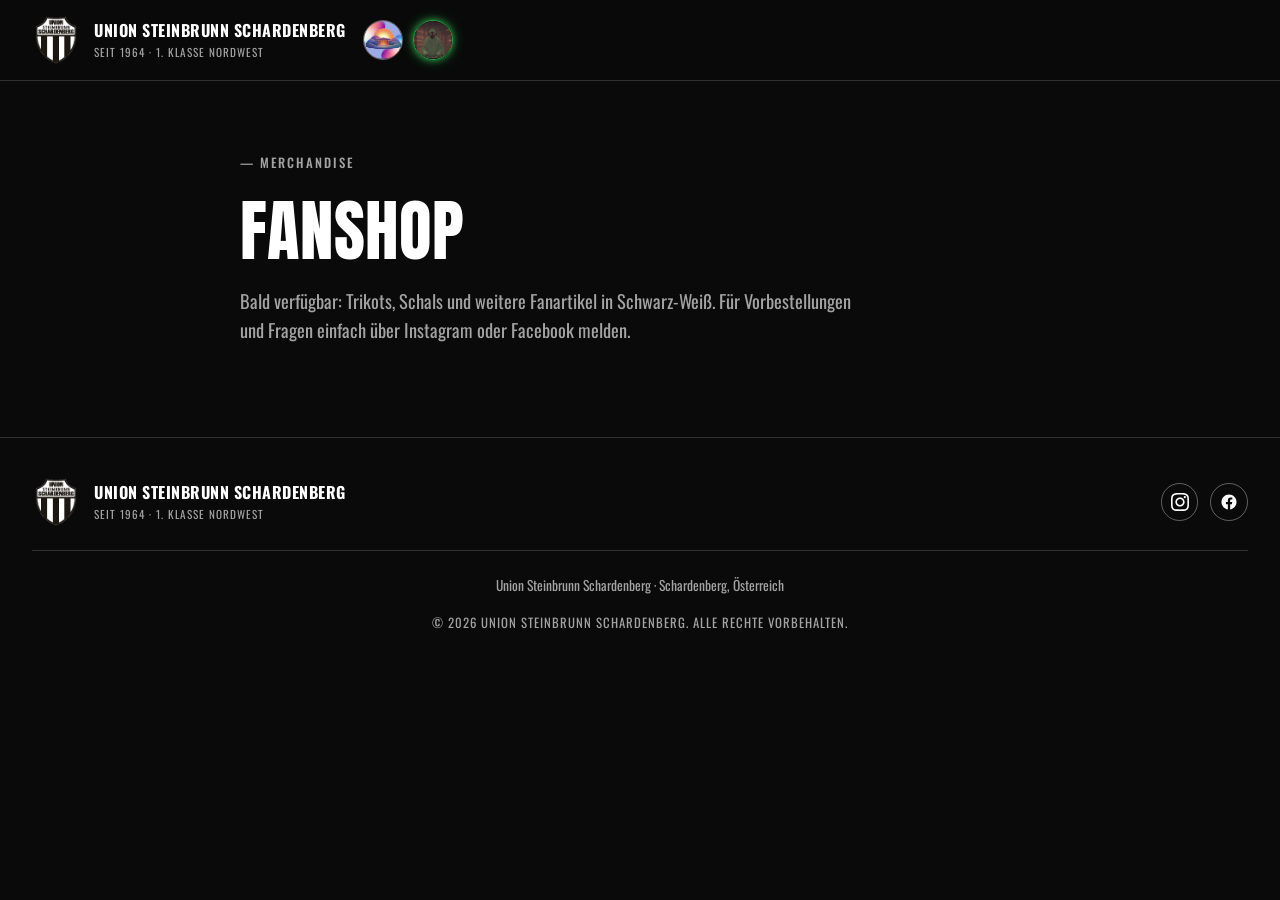
<file: fanshop.html>
<!DOCTYPE html>
<html lang="de">
<head>
<meta charset="UTF-8">
<meta name="viewport" content="width=device-width, initial-scale=1.0">
<title>Fanshop &ndash; Union Steinbrunn Schardenberg</title>
<link rel="preconnect" href="https://fonts.googleapis.com">
<link rel="preconnect" href="https://fonts.gstatic.com" crossorigin>
<link href="https://fonts.googleapis.com/css2?family=Anton&family=Oswald:wght@400;500;600;700&display=swap" rel="stylesheet">
<link rel="stylesheet" href="style.css">
</head>
<body>

<header class="site-header">
  <div class="header-inner">
    <div class="brand-group">
      <a href="index.html" class="brand">
        <img src="images/logo.png" alt="Union Steinbrunn Schardenberg Wappen" class="brand-mark">
        <span class="brand-text">
          <span class="brand-name">Union Steinbrunn Schardenberg</span>
          <span class="brand-sub">Seit 1964 &middot; 1. Klasse Nordwest</span>
        </span>
      </a>
      <div class="header-icon-links">
        <a href="#" class="header-icon-btn" aria-label="Link 1">
          <img src="images/header-icon-1.jpg" alt="">
        </a>
        <a href="borderrave.html" class="header-icon-btn header-icon-btn-glow" aria-label="Borderrave">
          <img src="images/header-icon-2.jpg" alt="">
        </a>
      </div>
    </div>

    <button class="nav-toggle" id="navToggle" aria-expanded="false" aria-controls="siteNav" aria-label="Menü öffnen">
      <span></span><span></span><span></span>
    </button>

    <nav class="site-nav" id="siteNav">
      <a href="index.html">Home</a>
      <a href="kampfmannschaft.html">Kampfmannschaft</a>
      <a href="reserve.html">Reserve</a>
      <a href="nachwuchs.html">Nachwuchs</a>
      <a href="verein.html">Verein</a>
      <a href="sportplatz.html">Sportplatz</a>
      <a href="sponsoren.html">Sponsoren</a>
      <a href="zeltfest.html">Zeltfest</a>
      <a href="fanshop.html" class="active">Fanshop</a>
    </nav>
  </div>
</header>

<main>

  <section class="hero page-hero">
    <div class="hero-inner">
      <p class="eyebrow">&mdash; Merchandise</p>
      <h1>Fanshop</h1>
      <p class="hero-lead">Bald verfügbar: Trikots, Schals und weitere Fanartikel in Schwarz-Weiß. Für Vorbestellungen und Fragen einfach über Instagram oder Facebook melden.</p>
    </div>
  </section>

</main>

<footer>
  <div class="footer-inner">
    <div class="footer-brand">
      <img src="images/logo.png" alt="Union Steinbrunn Schardenberg Wappen" class="brand-mark">
      <span class="brand-text">
        <span class="brand-name">Union Steinbrunn Schardenberg</span>
        <span class="brand-sub">Seit 1964 &middot; 1. Klasse Nordwest</span>
      </span>
    </div>
    <div class="social-links">
      <a href="https://www.instagram.com/unionschardenberg/" target="_blank" rel="noopener noreferrer" class="social-btn instagram" aria-label="Instagram">
        <svg viewBox="0 0 24 24" width="18" height="18" fill="currentColor"><path d="M12 2.163c3.204 0 3.584.012 4.85.07 3.252.148 4.771 1.691 4.919 4.919.058 1.265.069 1.645.069 4.849 0 3.205-.012 3.584-.069 4.849-.149 3.225-1.664 4.771-4.919 4.919-1.266.058-1.644.07-4.85.07-3.204 0-3.584-.012-4.849-.07-3.26-.149-4.771-1.699-4.919-4.92-.058-1.265-.07-1.644-.07-4.849 0-3.204.013-3.583.07-4.849.149-3.227 1.664-4.771 4.919-4.919 1.266-.057 1.645-.069 4.849-.069zm0-2.163c-3.259 0-3.667.014-4.947.072-4.358.2-6.78 2.618-6.98 6.98-.059 1.281-.073 1.689-.073 4.948 0 3.259.014 3.668.072 4.948.2 4.358 2.618 6.78 6.98 6.98 1.281.058 1.689.072 4.948.072 3.259 0 3.668-.014 4.948-.072 4.354-.2 6.782-2.618 6.979-6.98.059-1.28.073-1.689.073-4.948 0-3.259-.014-3.667-.072-4.947-.196-4.354-2.617-6.78-6.979-6.98-1.281-.059-1.69-.073-4.949-.073zm0 5.838c-3.403 0-6.162 2.759-6.162 6.162s2.759 6.163 6.162 6.163 6.162-2.759 6.162-6.163c0-3.403-2.759-6.162-6.162-6.162zm0 10.162c-2.209 0-4-1.79-4-4 0-2.209 1.791-4 4-4s4 1.791 4 4c0 2.21-1.791 4-4 4zm6.406-11.845c-.796 0-1.441.645-1.441 1.44s.645 1.44 1.441 1.44c.795 0 1.439-.645 1.439-1.44s-.644-1.44-1.439-1.44z"/></svg>
      </a>
      <a href="https://www.facebook.com/unionschardenberg/" target="_blank" rel="noopener noreferrer" class="social-btn facebook" aria-label="Facebook">
        <svg viewBox="0 0 24 24" width="18" height="18" fill="currentColor"><path d="M22 12.061C22 6.505 17.523 2 12 2S2 6.505 2 12.061c0 5.022 3.657 9.184 8.438 9.939v-7.03H7.898v-2.909h2.54V9.845c0-2.522 1.492-3.915 3.777-3.915 1.094 0 2.238.197 2.238.197v2.476h-1.26c-1.243 0-1.63.775-1.63 1.57v1.888h2.773l-.443 2.909h-2.33V22c4.78-.755 8.437-4.917 8.437-9.939z"/></svg>
      </a>
    </div>
  </div>
  <p class="footer-contact">Union Steinbrunn Schardenberg &middot; Schardenberg, Österreich</p>
  <p class="footer-copy">&copy; 2026 Union Steinbrunn Schardenberg. Alle Rechte vorbehalten.</p>
</footer>

<script>
  const navToggle = document.getElementById('navToggle');
  const siteNav = document.getElementById('siteNav');
  navToggle.addEventListener('click', () => {
    const isOpen = siteNav.classList.toggle('open');
    navToggle.setAttribute('aria-expanded', isOpen);
  });
</script>

</body>
</html>
</file>
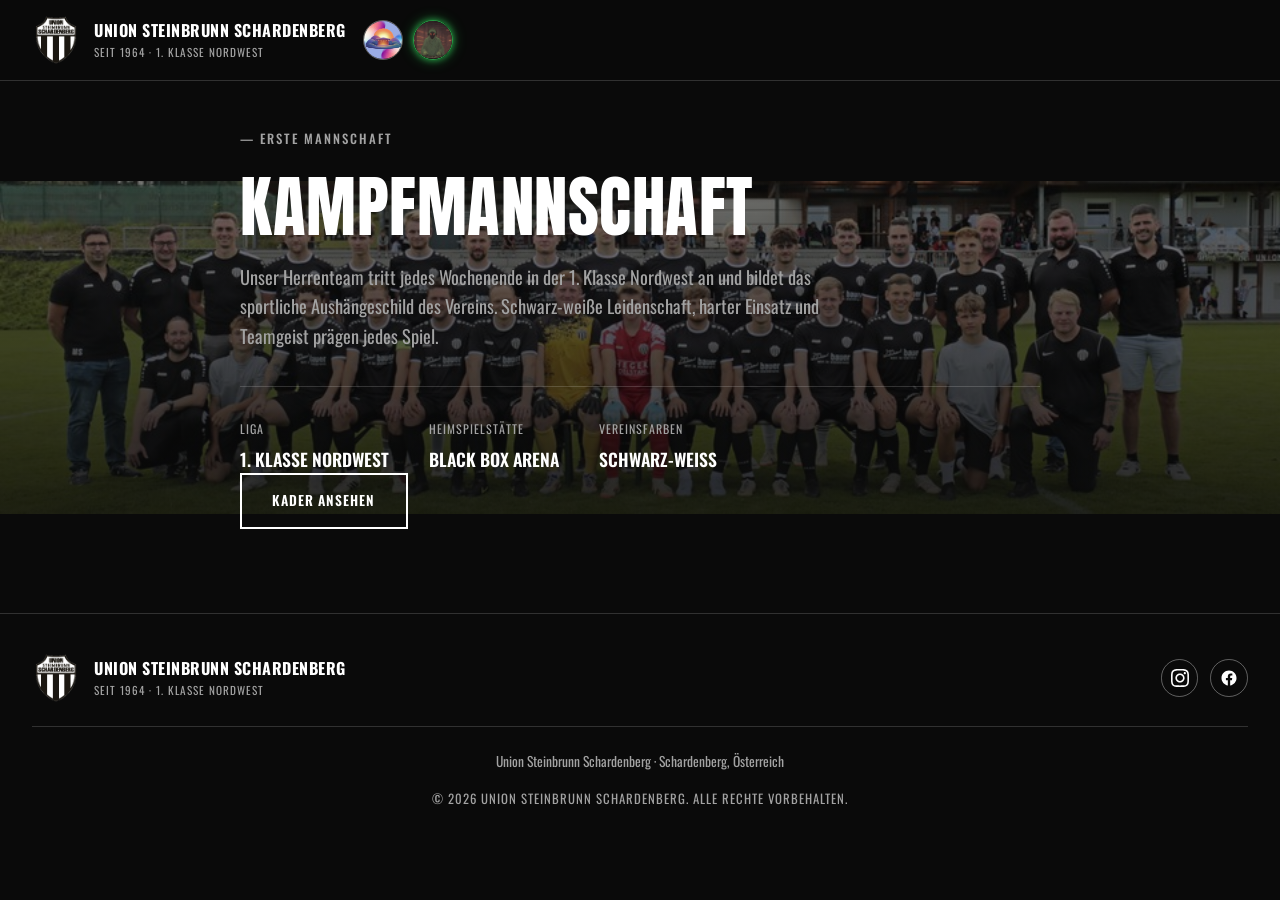
<file: kampfmannschaft.html>
<!DOCTYPE html>
<html lang="de">
<head>
<meta charset="UTF-8">
<meta name="viewport" content="width=device-width, initial-scale=1.0">
<title>Kampfmannschaft &ndash; Union Steinbrunn Schardenberg</title>
<link rel="preconnect" href="https://fonts.googleapis.com">
<link rel="preconnect" href="https://fonts.gstatic.com" crossorigin>
<link href="https://fonts.googleapis.com/css2?family=Anton&family=Oswald:wght@400;500;600;700&display=swap" rel="stylesheet">
<link rel="stylesheet" href="style.css">
</head>
<body>

<header class="site-header">
  <div class="header-inner">
    <div class="brand-group">
      <a href="index.html" class="brand">
        <img src="images/logo.png" alt="Union Steinbrunn Schardenberg Wappen" class="brand-mark">
        <span class="brand-text">
          <span class="brand-name">Union Steinbrunn Schardenberg</span>
          <span class="brand-sub">Seit 1964 &middot; 1. Klasse Nordwest</span>
        </span>
      </a>
      <div class="header-icon-links">
        <a href="#" class="header-icon-btn" aria-label="Link 1">
          <img src="images/header-icon-1.jpg" alt="">
        </a>
        <a href="borderrave.html" class="header-icon-btn header-icon-btn-glow" aria-label="Borderrave">
          <img src="images/header-icon-2.jpg" alt="">
        </a>
      </div>
    </div>

    <button class="nav-toggle" id="navToggle" aria-expanded="false" aria-controls="siteNav" aria-label="Menü öffnen">
      <span></span><span></span><span></span>
    </button>

    <nav class="site-nav" id="siteNav">
      <a href="index.html">Home</a>
      <a href="kampfmannschaft.html" class="active">Kampfmannschaft</a>
      <a href="reserve.html">Reserve</a>
      <a href="nachwuchs.html">Nachwuchs</a>
      <a href="verein.html">Verein</a>
      <a href="sportplatz.html">Sportplatz</a>
      <a href="sponsoren.html">Sponsoren</a>
      <a href="zeltfest.html">Zeltfest</a>
      <a href="fanshop.html">Fanshop</a>
    </nav>
  </div>
</header>

<main>

  <section class="hero page-hero has-bg contain-bg" style="background-image: url('images/kampfmannschaft.png');">
    <div class="hero-inner">
      <p class="eyebrow">&mdash; Erste Mannschaft</p>
      <h1>Kampfmannschaft</h1>
      <p class="hero-lead">Unser Herrenteam tritt jedes Wochenende in der 1. Klasse Nordwest an und bildet das sportliche Aushängeschild des Vereins. Schwarz-weiße Leidenschaft, harter Einsatz und Teamgeist prägen jedes Spiel.</p>
      <div class="stat-row">
        <div class="stat"><span class="stat-label">Liga</span><span class="stat-value">1. Klasse Nordwest</span></div>
        <div class="stat"><span class="stat-label">Heimspielstätte</span><span class="stat-value">Black Box Arena</span></div>
        <div class="stat"><span class="stat-label">Vereinsfarben</span><span class="stat-value">Schwarz-Weiß</span></div>
      </div>
      <div class="hero-actions">
        <a href="https://vereine.oefb.at/UnionSchardenberg/Mannschaften/Saison-2026-27/KM/Kader/" target="_blank" rel="noopener noreferrer" class="btn btn-outline">Kader ansehen</a>
      </div>
    </div>
  </section>

</main>

<footer>
  <div class="footer-inner">
    <div class="footer-brand">
      <img src="images/logo.png" alt="Union Steinbrunn Schardenberg Wappen" class="brand-mark">
      <span class="brand-text">
        <span class="brand-name">Union Steinbrunn Schardenberg</span>
        <span class="brand-sub">Seit 1964 &middot; 1. Klasse Nordwest</span>
      </span>
    </div>
    <div class="social-links">
      <a href="https://www.instagram.com/unionschardenberg/" target="_blank" rel="noopener noreferrer" class="social-btn instagram" aria-label="Instagram">
        <svg viewBox="0 0 24 24" width="18" height="18" fill="currentColor"><path d="M12 2.163c3.204 0 3.584.012 4.85.07 3.252.148 4.771 1.691 4.919 4.919.058 1.265.069 1.645.069 4.849 0 3.205-.012 3.584-.069 4.849-.149 3.225-1.664 4.771-4.919 4.919-1.266.058-1.644.07-4.85.07-3.204 0-3.584-.012-4.849-.07-3.26-.149-4.771-1.699-4.919-4.92-.058-1.265-.07-1.644-.07-4.849 0-3.204.013-3.583.07-4.849.149-3.227 1.664-4.771 4.919-4.919 1.266-.057 1.645-.069 4.849-.069zm0-2.163c-3.259 0-3.667.014-4.947.072-4.358.2-6.78 2.618-6.98 6.98-.059 1.281-.073 1.689-.073 4.948 0 3.259.014 3.668.072 4.948.2 4.358 2.618 6.78 6.98 6.98 1.281.058 1.689.072 4.948.072 3.259 0 3.668-.014 4.948-.072 4.354-.2 6.782-2.618 6.979-6.98.059-1.28.073-1.689.073-4.948 0-3.259-.014-3.667-.072-4.947-.196-4.354-2.617-6.78-6.979-6.98-1.281-.059-1.69-.073-4.949-.073zm0 5.838c-3.403 0-6.162 2.759-6.162 6.162s2.759 6.163 6.162 6.163 6.162-2.759 6.162-6.163c0-3.403-2.759-6.162-6.162-6.162zm0 10.162c-2.209 0-4-1.79-4-4 0-2.209 1.791-4 4-4s4 1.791 4 4c0 2.21-1.791 4-4 4zm6.406-11.845c-.796 0-1.441.645-1.441 1.44s.645 1.44 1.441 1.44c.795 0 1.439-.645 1.439-1.44s-.644-1.44-1.439-1.44z"/></svg>
      </a>
      <a href="https://www.facebook.com/unionschardenberg/" target="_blank" rel="noopener noreferrer" class="social-btn facebook" aria-label="Facebook">
        <svg viewBox="0 0 24 24" width="18" height="18" fill="currentColor"><path d="M22 12.061C22 6.505 17.523 2 12 2S2 6.505 2 12.061c0 5.022 3.657 9.184 8.438 9.939v-7.03H7.898v-2.909h2.54V9.845c0-2.522 1.492-3.915 3.777-3.915 1.094 0 2.238.197 2.238.197v2.476h-1.26c-1.243 0-1.63.775-1.63 1.57v1.888h2.773l-.443 2.909h-2.33V22c4.78-.755 8.437-4.917 8.437-9.939z"/></svg>
      </a>
    </div>
  </div>
  <p class="footer-contact">Union Steinbrunn Schardenberg &middot; Schardenberg, Österreich</p>
  <p class="footer-copy">&copy; 2026 Union Steinbrunn Schardenberg. Alle Rechte vorbehalten.</p>
</footer>

<script>
  const navToggle = document.getElementById('navToggle');
  const siteNav = document.getElementById('siteNav');
  navToggle.addEventListener('click', () => {
    const isOpen = siteNav.classList.toggle('open');
    navToggle.setAttribute('aria-expanded', isOpen);
  });
</script>

</body>
</html>
</file>
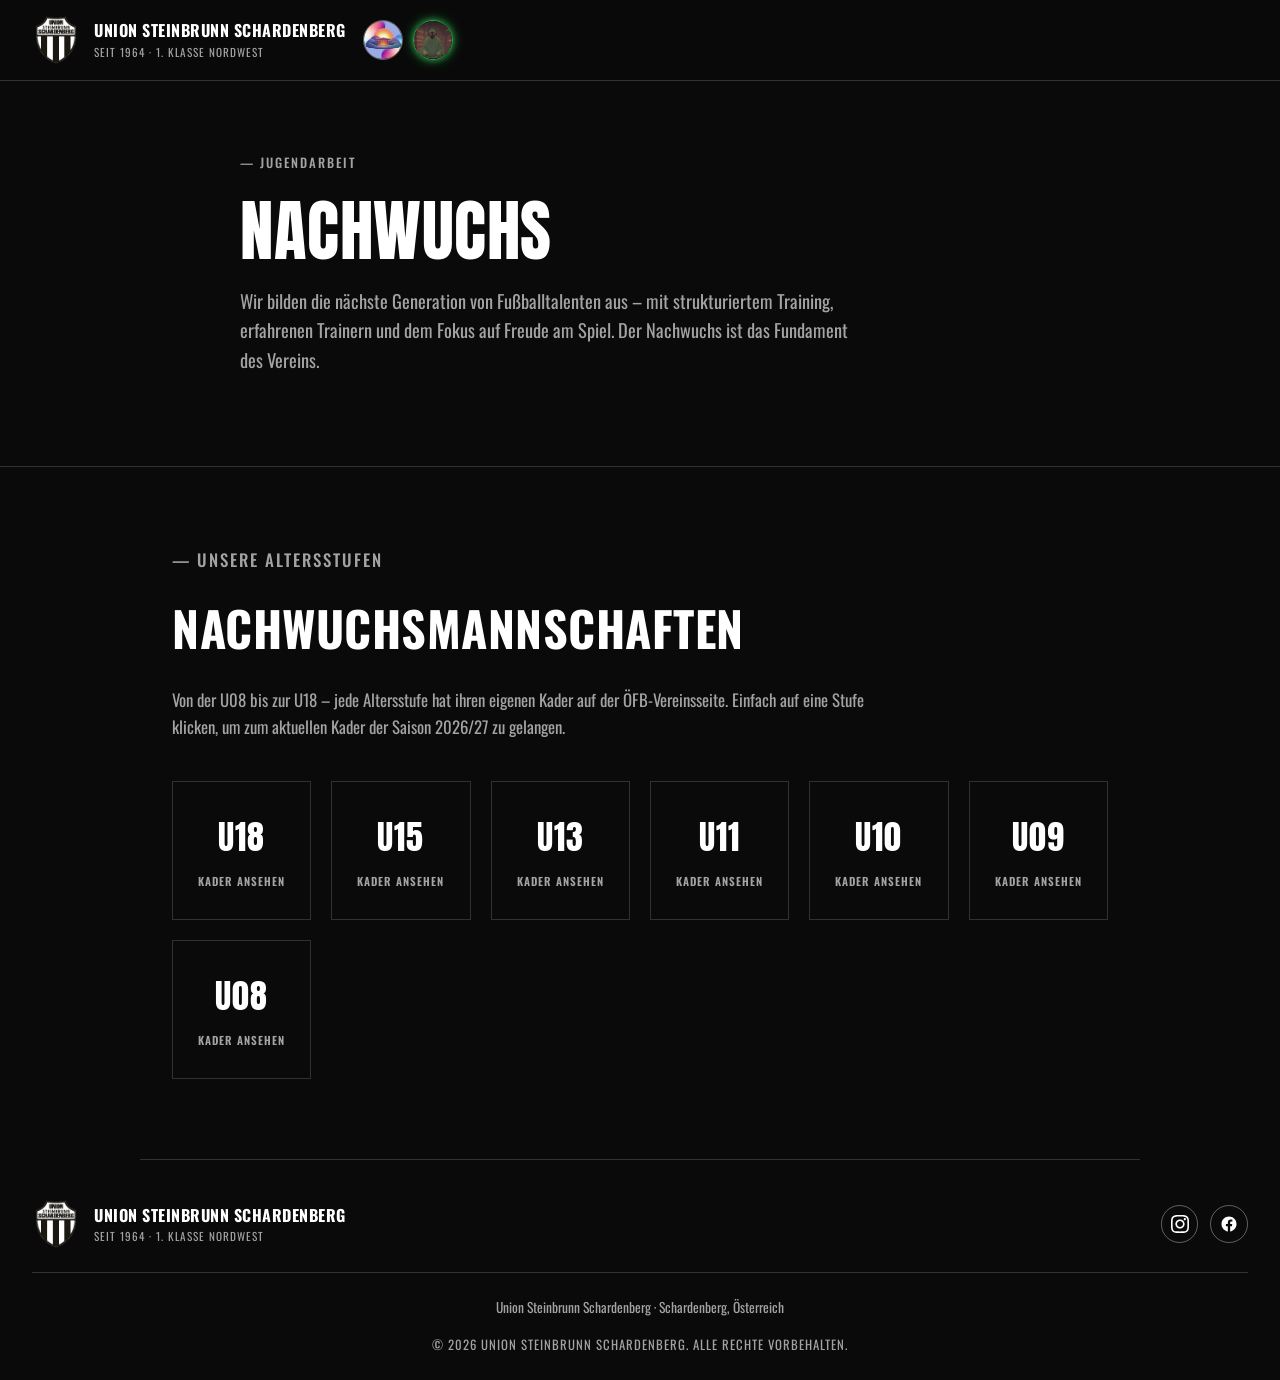
<file: nachwuchs.html>
<!DOCTYPE html>
<html lang="de">
<head>
<meta charset="UTF-8">
<meta name="viewport" content="width=device-width, initial-scale=1.0">
<title>Nachwuchs &ndash; Union Steinbrunn Schardenberg</title>
<link rel="preconnect" href="https://fonts.googleapis.com">
<link rel="preconnect" href="https://fonts.gstatic.com" crossorigin>
<link href="https://fonts.googleapis.com/css2?family=Anton&family=Oswald:wght@400;500;600;700&display=swap" rel="stylesheet">
<link rel="stylesheet" href="style.css">
</head>
<body>

<header class="site-header">
  <div class="header-inner">
    <div class="brand-group">
      <a href="index.html" class="brand">
        <img src="images/logo.png" alt="Union Steinbrunn Schardenberg Wappen" class="brand-mark">
        <span class="brand-text">
          <span class="brand-name">Union Steinbrunn Schardenberg</span>
          <span class="brand-sub">Seit 1964 &middot; 1. Klasse Nordwest</span>
        </span>
      </a>
      <div class="header-icon-links">
        <a href="#" class="header-icon-btn" aria-label="Link 1">
          <img src="images/header-icon-1.jpg" alt="">
        </a>
        <a href="borderrave.html" class="header-icon-btn header-icon-btn-glow" aria-label="Borderrave">
          <img src="images/header-icon-2.jpg" alt="">
        </a>
      </div>
    </div>

    <button class="nav-toggle" id="navToggle" aria-expanded="false" aria-controls="siteNav" aria-label="Menü öffnen">
      <span></span><span></span><span></span>
    </button>

    <nav class="site-nav" id="siteNav">
      <a href="index.html">Home</a>
      <a href="kampfmannschaft.html">Kampfmannschaft</a>
      <a href="reserve.html">Reserve</a>
      <a href="nachwuchs.html" class="active">Nachwuchs</a>
      <a href="verein.html">Verein</a>
      <a href="sportplatz.html">Sportplatz</a>
      <a href="sponsoren.html">Sponsoren</a>
      <a href="zeltfest.html">Zeltfest</a>
      <a href="fanshop.html">Fanshop</a>
    </nav>
  </div>
</header>

<main>

  <section class="hero page-hero">
    <div class="hero-inner">
      <p class="eyebrow">&mdash; Jugendarbeit</p>
      <h1>Nachwuchs</h1>
      <p class="hero-lead">Wir bilden die nächste Generation von Fußballtalenten aus &ndash; mit strukturiertem Training, erfahrenen Trainern und dem Fokus auf Freude am Spiel. Der Nachwuchs ist das Fundament des Vereins.</p>
    </div>
  </section>

  <section class="section">
    <p class="eyebrow">&mdash; Unsere Altersstufen</p>
    <h2>Nachwuchsmannschaften</h2>
    <p>Von der U08 bis zur U18 &ndash; jede Altersstufe hat ihren eigenen Kader auf der ÖFB-Vereinsseite. Einfach auf eine Stufe klicken, um zum aktuellen Kader der Saison 2026/27 zu gelangen.</p>
    <div class="age-grid">
      <a href="https://vereine.oefb.at/UnionSchardenberg/Mannschaften/Saison-2026-27/U18/Kader/" target="_blank" rel="noopener noreferrer" class="age-card">
        <span class="age-label">U18</span>
        <span class="age-link">Kader ansehen</span>
      </a>
      <a href="https://vereine.oefb.at/UnionSchardenberg/Mannschaften/Saison-2026-27/U15/Kader/" target="_blank" rel="noopener noreferrer" class="age-card">
        <span class="age-label">U15</span>
        <span class="age-link">Kader ansehen</span>
      </a>
      <a href="https://vereine.oefb.at/UnionSchardenberg/Mannschaften/Saison-2026-27/U13/Kader/" target="_blank" rel="noopener noreferrer" class="age-card">
        <span class="age-label">U13</span>
        <span class="age-link">Kader ansehen</span>
      </a>
      <a href="https://vereine.oefb.at/UnionSchardenberg/Mannschaften/Saison-2026-27/U11/Kader/" target="_blank" rel="noopener noreferrer" class="age-card">
        <span class="age-label">U11</span>
        <span class="age-link">Kader ansehen</span>
      </a>
      <a href="https://vereine.oefb.at/UnionSchardenberg/Mannschaften/Saison-2026-27/U10/Kader/" target="_blank" rel="noopener noreferrer" class="age-card">
        <span class="age-label">U10</span>
        <span class="age-link">Kader ansehen</span>
      </a>
      <a href="https://vereine.oefb.at/UnionSchardenberg/Mannschaften/Saison-2026-27/U09/Kader/" target="_blank" rel="noopener noreferrer" class="age-card">
        <span class="age-label">U09</span>
        <span class="age-link">Kader ansehen</span>
      </a>
      <a href="https://vereine.oefb.at/UnionSchardenberg/Mannschaften/Saison-2026-27/U08/Kader/" target="_blank" rel="noopener noreferrer" class="age-card">
        <span class="age-label">U08</span>
        <span class="age-link">Kader ansehen</span>
      </a>
    </div>
  </section>

</main>

<footer>
  <div class="footer-inner">
    <div class="footer-brand">
      <img src="images/logo.png" alt="Union Steinbrunn Schardenberg Wappen" class="brand-mark">
      <span class="brand-text">
        <span class="brand-name">Union Steinbrunn Schardenberg</span>
        <span class="brand-sub">Seit 1964 &middot; 1. Klasse Nordwest</span>
      </span>
    </div>
    <div class="social-links">
      <a href="https://www.instagram.com/unionschardenberg/" target="_blank" rel="noopener noreferrer" class="social-btn instagram" aria-label="Instagram">
        <svg viewBox="0 0 24 24" width="18" height="18" fill="currentColor"><path d="M12 2.163c3.204 0 3.584.012 4.85.07 3.252.148 4.771 1.691 4.919 4.919.058 1.265.069 1.645.069 4.849 0 3.205-.012 3.584-.069 4.849-.149 3.225-1.664 4.771-4.919 4.919-1.266.058-1.644.07-4.85.07-3.204 0-3.584-.012-4.849-.07-3.26-.149-4.771-1.699-4.919-4.92-.058-1.265-.07-1.644-.07-4.849 0-3.204.013-3.583.07-4.849.149-3.227 1.664-4.771 4.919-4.919 1.266-.057 1.645-.069 4.849-.069zm0-2.163c-3.259 0-3.667.014-4.947.072-4.358.2-6.78 2.618-6.98 6.98-.059 1.281-.073 1.689-.073 4.948 0 3.259.014 3.668.072 4.948.2 4.358 2.618 6.78 6.98 6.98 1.281.058 1.689.072 4.948.072 3.259 0 3.668-.014 4.948-.072 4.354-.2 6.782-2.618 6.979-6.98.059-1.28.073-1.689.073-4.948 0-3.259-.014-3.667-.072-4.947-.196-4.354-2.617-6.78-6.979-6.98-1.281-.059-1.69-.073-4.949-.073zm0 5.838c-3.403 0-6.162 2.759-6.162 6.162s2.759 6.163 6.162 6.163 6.162-2.759 6.162-6.163c0-3.403-2.759-6.162-6.162-6.162zm0 10.162c-2.209 0-4-1.79-4-4 0-2.209 1.791-4 4-4s4 1.791 4 4c0 2.21-1.791 4-4 4zm6.406-11.845c-.796 0-1.441.645-1.441 1.44s.645 1.44 1.441 1.44c.795 0 1.439-.645 1.439-1.44s-.644-1.44-1.439-1.44z"/></svg>
      </a>
      <a href="https://www.facebook.com/unionschardenberg/" target="_blank" rel="noopener noreferrer" class="social-btn facebook" aria-label="Facebook">
        <svg viewBox="0 0 24 24" width="18" height="18" fill="currentColor"><path d="M22 12.061C22 6.505 17.523 2 12 2S2 6.505 2 12.061c0 5.022 3.657 9.184 8.438 9.939v-7.03H7.898v-2.909h2.54V9.845c0-2.522 1.492-3.915 3.777-3.915 1.094 0 2.238.197 2.238.197v2.476h-1.26c-1.243 0-1.63.775-1.63 1.57v1.888h2.773l-.443 2.909h-2.33V22c4.78-.755 8.437-4.917 8.437-9.939z"/></svg>
      </a>
    </div>
  </div>
  <p class="footer-contact">Union Steinbrunn Schardenberg &middot; Schardenberg, Österreich</p>
  <p class="footer-copy">&copy; 2026 Union Steinbrunn Schardenberg. Alle Rechte vorbehalten.</p>
</footer>

<script>
  const navToggle = document.getElementById('navToggle');
  const siteNav = document.getElementById('siteNav');
  navToggle.addEventListener('click', () => {
    const isOpen = siteNav.classList.toggle('open');
    navToggle.setAttribute('aria-expanded', isOpen);
  });
</script>

</body>
</html>
</file>
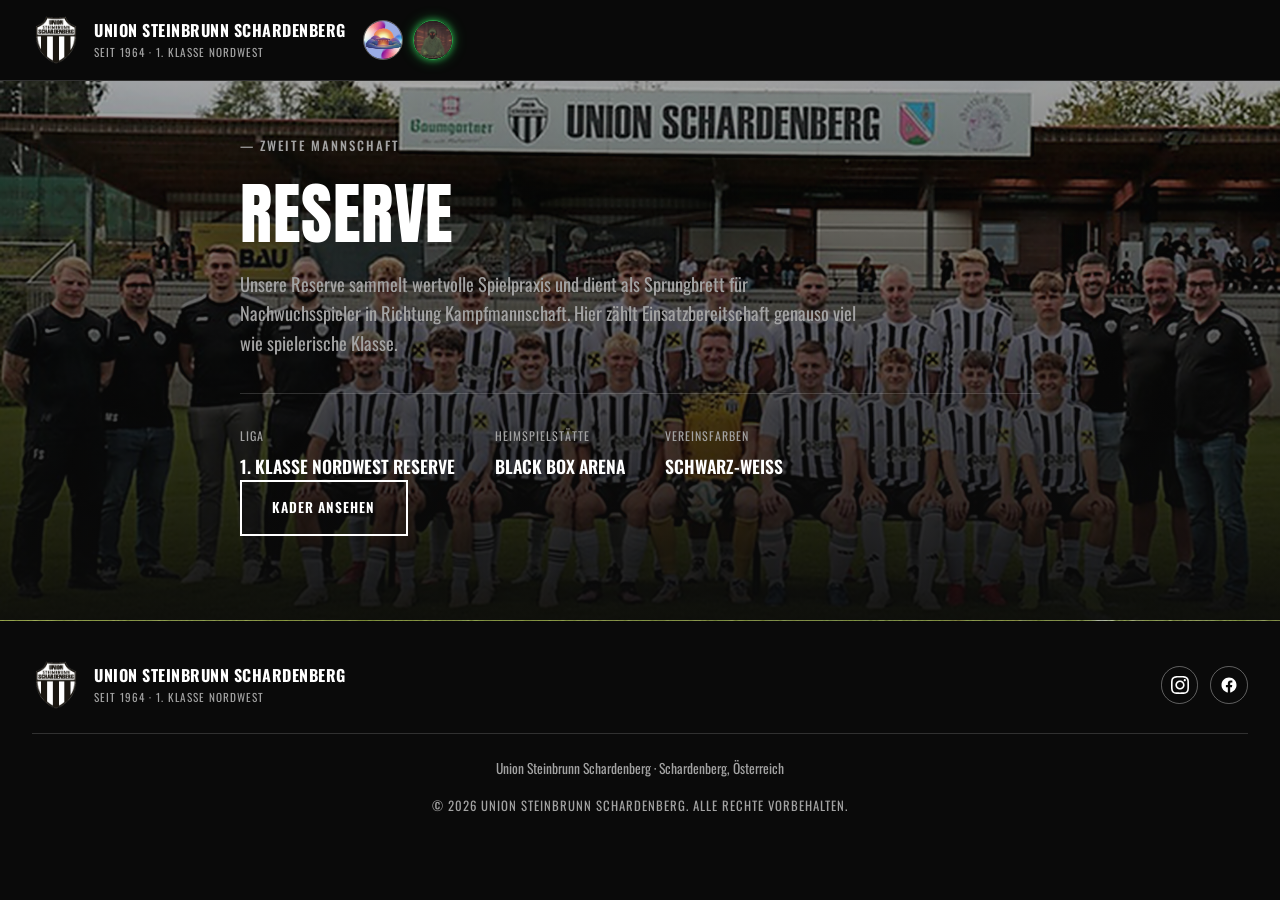
<file: reserve.html>
<!DOCTYPE html>
<html lang="de">
<head>
<meta charset="UTF-8">
<meta name="viewport" content="width=device-width, initial-scale=1.0">
<title>Reserve &ndash; Union Steinbrunn Schardenberg</title>
<link rel="preconnect" href="https://fonts.googleapis.com">
<link rel="preconnect" href="https://fonts.gstatic.com" crossorigin>
<link href="https://fonts.googleapis.com/css2?family=Anton&family=Oswald:wght@400;500;600;700&display=swap" rel="stylesheet">
<link rel="stylesheet" href="style.css">
</head>
<body>

<header class="site-header">
  <div class="header-inner">
    <div class="brand-group">
      <a href="index.html" class="brand">
        <img src="images/logo.png" alt="Union Steinbrunn Schardenberg Wappen" class="brand-mark">
        <span class="brand-text">
          <span class="brand-name">Union Steinbrunn Schardenberg</span>
          <span class="brand-sub">Seit 1964 &middot; 1. Klasse Nordwest</span>
        </span>
      </a>
      <div class="header-icon-links">
        <a href="#" class="header-icon-btn" aria-label="Link 1">
          <img src="images/header-icon-1.jpg" alt="">
        </a>
        <a href="borderrave.html" class="header-icon-btn header-icon-btn-glow" aria-label="Borderrave">
          <img src="images/header-icon-2.jpg" alt="">
        </a>
      </div>
    </div>

    <button class="nav-toggle" id="navToggle" aria-expanded="false" aria-controls="siteNav" aria-label="Menü öffnen">
      <span></span><span></span><span></span>
    </button>

    <nav class="site-nav" id="siteNav">
      <a href="index.html">Home</a>
      <a href="kampfmannschaft.html">Kampfmannschaft</a>
      <a href="reserve.html" class="active">Reserve</a>
      <a href="nachwuchs.html">Nachwuchs</a>
      <a href="verein.html">Verein</a>
      <a href="sportplatz.html">Sportplatz</a>
      <a href="sponsoren.html">Sponsoren</a>
      <a href="zeltfest.html">Zeltfest</a>
      <a href="fanshop.html">Fanshop</a>
    </nav>
  </div>
</header>

<main>

  <section class="hero page-hero has-bg" style="background-image: url('images/reserve.png');">
    <div class="hero-inner">
      <p class="eyebrow">&mdash; Zweite Mannschaft</p>
      <h1>Reserve</h1>
      <p class="hero-lead">Unsere Reserve sammelt wertvolle Spielpraxis und dient als Sprungbrett für Nachwuchsspieler in Richtung Kampfmannschaft. Hier zählt Einsatzbereitschaft genauso viel wie spielerische Klasse.</p>
      <div class="stat-row">
        <div class="stat"><span class="stat-label">Liga</span><span class="stat-value">1. Klasse Nordwest Reserve</span></div>
        <div class="stat"><span class="stat-label">Heimspielstätte</span><span class="stat-value">Black Box Arena</span></div>
        <div class="stat"><span class="stat-label">Vereinsfarben</span><span class="stat-value">Schwarz-Weiß</span></div>
      </div>
      <div class="hero-actions">
        <a href="https://vereine.oefb.at/UnionSchardenberg/Mannschaften/Saison-2026-27/Res/Kader/" target="_blank" rel="noopener noreferrer" class="btn btn-outline">Kader ansehen</a>
      </div>
    </div>
  </section>

</main>

<footer>
  <div class="footer-inner">
    <div class="footer-brand">
      <img src="images/logo.png" alt="Union Steinbrunn Schardenberg Wappen" class="brand-mark">
      <span class="brand-text">
        <span class="brand-name">Union Steinbrunn Schardenberg</span>
        <span class="brand-sub">Seit 1964 &middot; 1. Klasse Nordwest</span>
      </span>
    </div>
    <div class="social-links">
      <a href="https://www.instagram.com/unionschardenberg/" target="_blank" rel="noopener noreferrer" class="social-btn instagram" aria-label="Instagram">
        <svg viewBox="0 0 24 24" width="18" height="18" fill="currentColor"><path d="M12 2.163c3.204 0 3.584.012 4.85.07 3.252.148 4.771 1.691 4.919 4.919.058 1.265.069 1.645.069 4.849 0 3.205-.012 3.584-.069 4.849-.149 3.225-1.664 4.771-4.919 4.919-1.266.058-1.644.07-4.85.07-3.204 0-3.584-.012-4.849-.07-3.26-.149-4.771-1.699-4.919-4.92-.058-1.265-.07-1.644-.07-4.849 0-3.204.013-3.583.07-4.849.149-3.227 1.664-4.771 4.919-4.919 1.266-.057 1.645-.069 4.849-.069zm0-2.163c-3.259 0-3.667.014-4.947.072-4.358.2-6.78 2.618-6.98 6.98-.059 1.281-.073 1.689-.073 4.948 0 3.259.014 3.668.072 4.948.2 4.358 2.618 6.78 6.98 6.98 1.281.058 1.689.072 4.948.072 3.259 0 3.668-.014 4.948-.072 4.354-.2 6.782-2.618 6.979-6.98.059-1.28.073-1.689.073-4.948 0-3.259-.014-3.667-.072-4.947-.196-4.354-2.617-6.78-6.979-6.98-1.281-.059-1.69-.073-4.949-.073zm0 5.838c-3.403 0-6.162 2.759-6.162 6.162s2.759 6.163 6.162 6.163 6.162-2.759 6.162-6.163c0-3.403-2.759-6.162-6.162-6.162zm0 10.162c-2.209 0-4-1.79-4-4 0-2.209 1.791-4 4-4s4 1.791 4 4c0 2.21-1.791 4-4 4zm6.406-11.845c-.796 0-1.441.645-1.441 1.44s.645 1.44 1.441 1.44c.795 0 1.439-.645 1.439-1.44s-.644-1.44-1.439-1.44z"/></svg>
      </a>
      <a href="https://www.facebook.com/unionschardenberg/" target="_blank" rel="noopener noreferrer" class="social-btn facebook" aria-label="Facebook">
        <svg viewBox="0 0 24 24" width="18" height="18" fill="currentColor"><path d="M22 12.061C22 6.505 17.523 2 12 2S2 6.505 2 12.061c0 5.022 3.657 9.184 8.438 9.939v-7.03H7.898v-2.909h2.54V9.845c0-2.522 1.492-3.915 3.777-3.915 1.094 0 2.238.197 2.238.197v2.476h-1.26c-1.243 0-1.63.775-1.63 1.57v1.888h2.773l-.443 2.909h-2.33V22c4.78-.755 8.437-4.917 8.437-9.939z"/></svg>
      </a>
    </div>
  </div>
  <p class="footer-contact">Union Steinbrunn Schardenberg &middot; Schardenberg, Österreich</p>
  <p class="footer-copy">&copy; 2026 Union Steinbrunn Schardenberg. Alle Rechte vorbehalten.</p>
</footer>

<script>
  const navToggle = document.getElementById('navToggle');
  const siteNav = document.getElementById('siteNav');
  navToggle.addEventListener('click', () => {
    const isOpen = siteNav.classList.toggle('open');
    navToggle.setAttribute('aria-expanded', isOpen);
  });
</script>

</body>
</html>
</file>
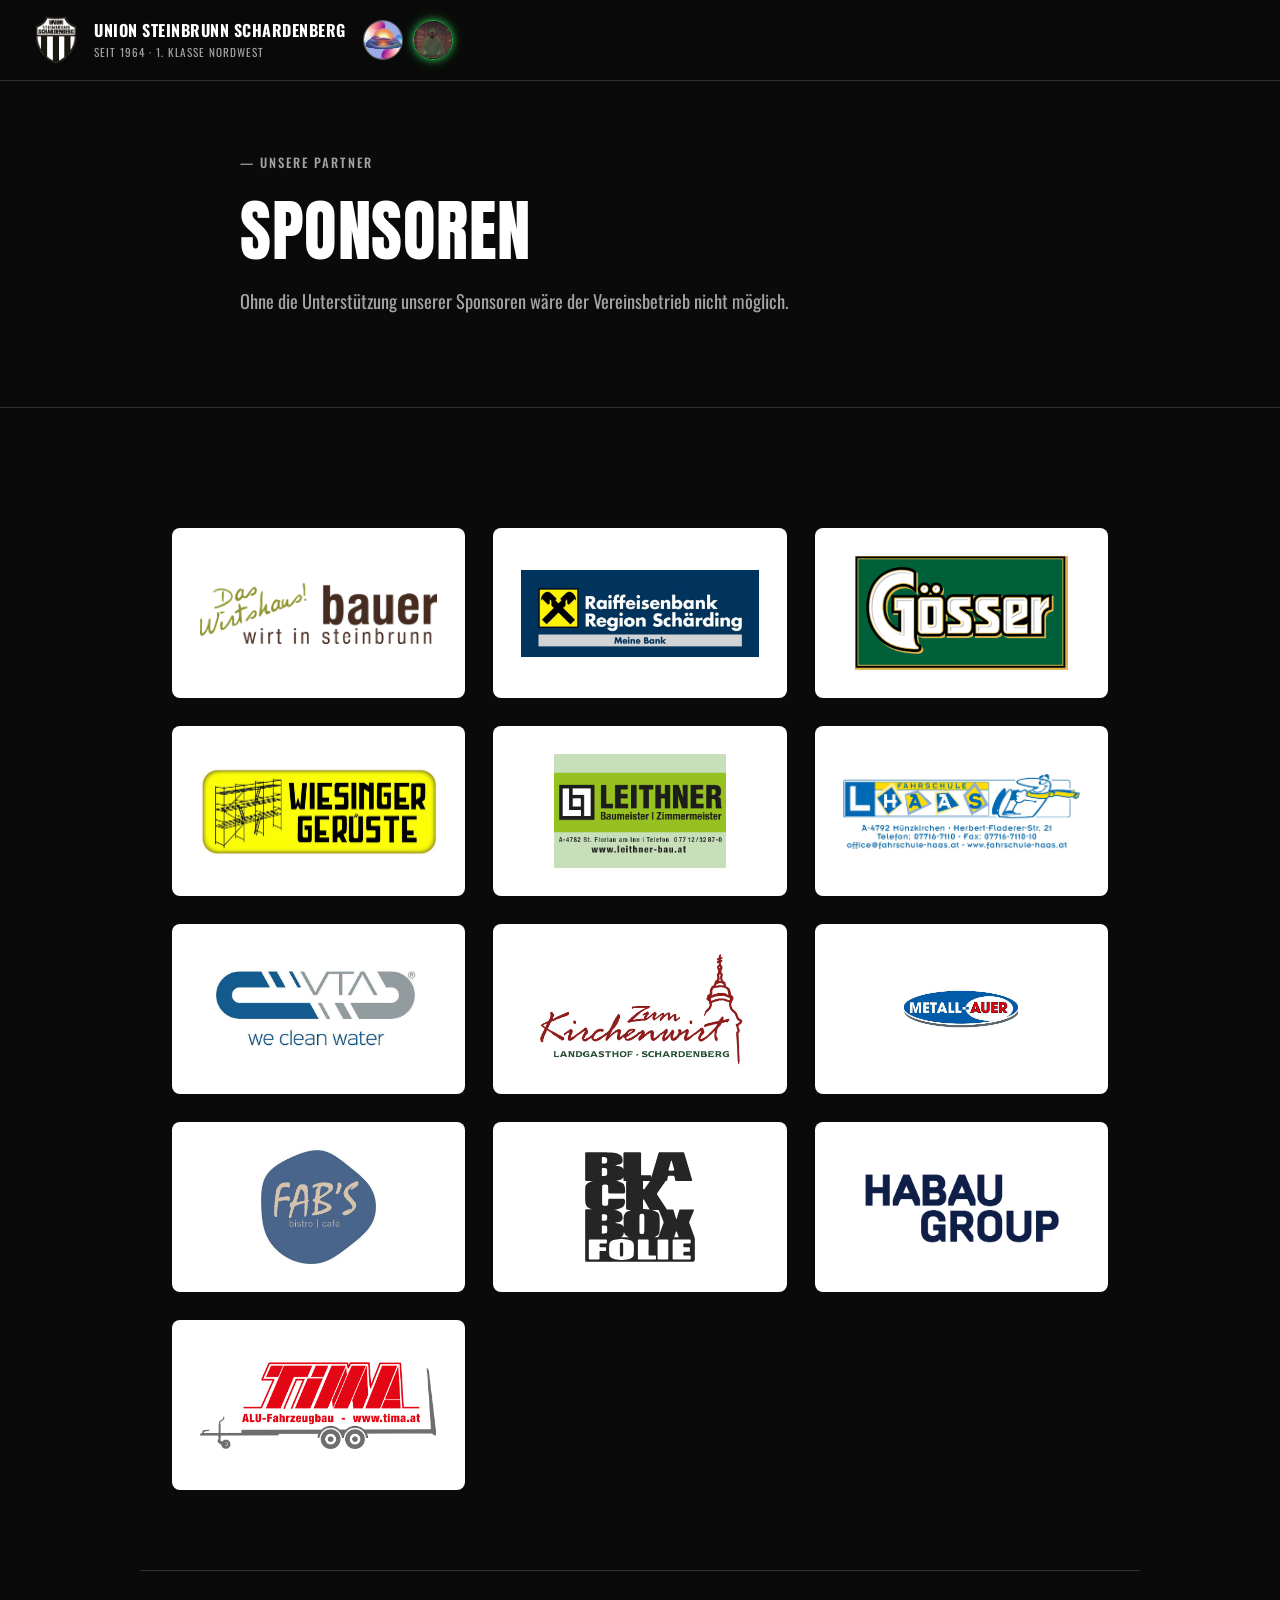
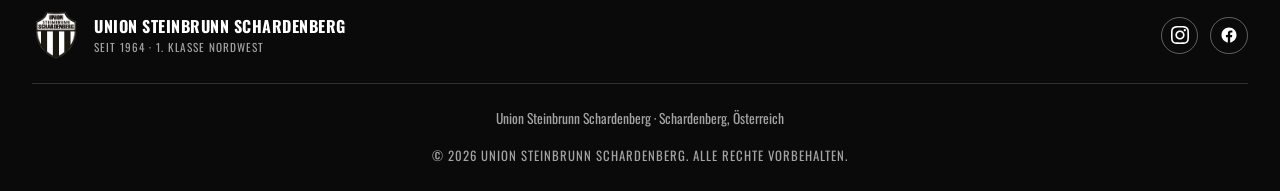
<file: sponsoren.html>
<!DOCTYPE html>
<html lang="de">
<head>
<meta charset="UTF-8">
<meta name="viewport" content="width=device-width, initial-scale=1.0">
<title>Sponsoren &ndash; Union Steinbrunn Schardenberg</title>
<link rel="preconnect" href="https://fonts.googleapis.com">
<link rel="preconnect" href="https://fonts.gstatic.com" crossorigin>
<link href="https://fonts.googleapis.com/css2?family=Anton&family=Oswald:wght@400;500;600;700&display=swap" rel="stylesheet">
<link rel="stylesheet" href="style.css">
</head>
<body>

<header class="site-header">
  <div class="header-inner">
    <div class="brand-group">
      <a href="index.html" class="brand">
        <img src="images/logo.png" alt="Union Steinbrunn Schardenberg Wappen" class="brand-mark">
        <span class="brand-text">
          <span class="brand-name">Union Steinbrunn Schardenberg</span>
          <span class="brand-sub">Seit 1964 &middot; 1. Klasse Nordwest</span>
        </span>
      </a>
      <div class="header-icon-links">
        <a href="#" class="header-icon-btn" aria-label="Link 1">
          <img src="images/header-icon-1.jpg" alt="">
        </a>
        <a href="borderrave.html" class="header-icon-btn header-icon-btn-glow" aria-label="Borderrave">
          <img src="images/header-icon-2.jpg" alt="">
        </a>
      </div>
    </div>

    <button class="nav-toggle" id="navToggle" aria-expanded="false" aria-controls="siteNav" aria-label="Menü öffnen">
      <span></span><span></span><span></span>
    </button>

    <nav class="site-nav" id="siteNav">
      <a href="index.html">Home</a>
      <a href="kampfmannschaft.html">Kampfmannschaft</a>
      <a href="reserve.html">Reserve</a>
      <a href="nachwuchs.html">Nachwuchs</a>
      <a href="verein.html">Verein</a>
      <a href="sportplatz.html">Sportplatz</a>
      <a href="sponsoren.html" class="active">Sponsoren</a>
      <a href="zeltfest.html">Zeltfest</a>
      <a href="fanshop.html">Fanshop</a>
    </nav>
  </div>
</header>

<main>

  <section class="hero page-hero">
    <div class="hero-inner">
      <p class="eyebrow">&mdash; Unsere Partner</p>
      <h1>Sponsoren</h1>
      <p class="hero-lead">Ohne die Unterstützung unserer Sponsoren wäre der Vereinsbetrieb nicht möglich.</p>
    </div>
  </section>

  <section class="section">
    <div class="sponsor-grid large">
      <a href="https://www.wirt-in-steinbrunn.at" target="_blank" rel="noopener noreferrer" class="sponsor-tile"><img src="images/sponsor-bauer.png" alt="Das Wirtshaus! bauer - Wirt in Steinbrunn"></a>
      <a href="https://www.raiffeisen.at/ooe/region-schaerding/de/privatkunden.html" target="_blank" rel="noopener noreferrer" class="sponsor-tile"><img src="images/sponsor-raiffeisen.jpg" alt="Raiffeisenbank Region Schärding"></a>
      <a href="https://www.goesser.at" target="_blank" rel="noopener noreferrer" class="sponsor-tile"><img src="images/sponsor-goesser.webp" alt="Gösser"></a>
      <a href="https://www.wiesinger-geruestebau.at" target="_blank" rel="noopener noreferrer" class="sponsor-tile"><img src="images/sponsor-wiesinger.jpg" alt="Wiesinger Gerüste"></a>
      <a href="https://www.leithner-bau.at" target="_blank" rel="noopener noreferrer" class="sponsor-tile"><img src="images/sponsor-leithner.jpg" alt="Leithner Baumeister | Zimmermeister"></a>
      <a href="https://fahrschule-haas.at" target="_blank" rel="noopener noreferrer" class="sponsor-tile"><img src="images/sponsor-haas.jpg" alt="Fahrschule Haas"></a>
      <a href="https://vta.cc/de" target="_blank" rel="noopener noreferrer" class="sponsor-tile"><img src="images/sponsor-vta.jpg" alt="VTA - we clean water"></a>
      <a href="https://www.kirchenwirt-schardenberg.at" target="_blank" rel="noopener noreferrer" class="sponsor-tile"><img src="images/sponsor-kirchenwirt.png" alt="Zum Kirchenwirt Landgasthof Schardenberg"></a>
      <a href="https://www.metall-auer.at" target="_blank" rel="noopener noreferrer" class="sponsor-tile"><img src="images/sponsor-metallauer.jpg" alt="Metall-Auer"></a>
      <a href="https://www.fabs-bistro.at" target="_blank" rel="noopener noreferrer" class="sponsor-tile"><img src="images/sponsor-fabs.jpg" alt="FAB'S Bistro Café"></a>
      <a href="https://www.blackbox-richter.de" target="_blank" rel="noopener noreferrer" class="sponsor-tile"><img src="images/sponsor-blackboxrichter.svg" alt="Black Box Richter"></a>
      <a href="https://www.habaugroup.com" target="_blank" rel="noopener noreferrer" class="sponsor-tile"><img src="images/sponsor-habau.png" alt="HABAU Group"></a>
      <a href="https://www.tima.at" target="_blank" rel="noopener noreferrer" class="sponsor-tile"><img src="images/sponsor-tima.jpg" alt="TiMA Alu-Fahrzeugbau"></a>
    </div>
  </section>

</main>

<footer>
  <div class="footer-inner">
    <div class="footer-brand">
      <img src="images/logo.png" alt="Union Steinbrunn Schardenberg Wappen" class="brand-mark">
      <span class="brand-text">
        <span class="brand-name">Union Steinbrunn Schardenberg</span>
        <span class="brand-sub">Seit 1964 &middot; 1. Klasse Nordwest</span>
      </span>
    </div>
    <div class="social-links">
      <a href="https://www.instagram.com/unionschardenberg/" target="_blank" rel="noopener noreferrer" class="social-btn instagram" aria-label="Instagram">
        <svg viewBox="0 0 24 24" width="18" height="18" fill="currentColor"><path d="M12 2.163c3.204 0 3.584.012 4.85.07 3.252.148 4.771 1.691 4.919 4.919.058 1.265.069 1.645.069 4.849 0 3.205-.012 3.584-.069 4.849-.149 3.225-1.664 4.771-4.919 4.919-1.266.058-1.644.07-4.85.07-3.204 0-3.584-.012-4.849-.07-3.26-.149-4.771-1.699-4.919-4.92-.058-1.265-.07-1.644-.07-4.849 0-3.204.013-3.583.07-4.849.149-3.227 1.664-4.771 4.919-4.919 1.266-.057 1.645-.069 4.849-.069zm0-2.163c-3.259 0-3.667.014-4.947.072-4.358.2-6.78 2.618-6.98 6.98-.059 1.281-.073 1.689-.073 4.948 0 3.259.014 3.668.072 4.948.2 4.358 2.618 6.78 6.98 6.98 1.281.058 1.689.072 4.948.072 3.259 0 3.668-.014 4.948-.072 4.354-.2 6.782-2.618 6.979-6.98.059-1.28.073-1.689.073-4.948 0-3.259-.014-3.667-.072-4.947-.196-4.354-2.617-6.78-6.979-6.98-1.281-.059-1.69-.073-4.949-.073zm0 5.838c-3.403 0-6.162 2.759-6.162 6.162s2.759 6.163 6.162 6.163 6.162-2.759 6.162-6.163c0-3.403-2.759-6.162-6.162-6.162zm0 10.162c-2.209 0-4-1.79-4-4 0-2.209 1.791-4 4-4s4 1.791 4 4c0 2.21-1.791 4-4 4zm6.406-11.845c-.796 0-1.441.645-1.441 1.44s.645 1.44 1.441 1.44c.795 0 1.439-.645 1.439-1.44s-.644-1.44-1.439-1.44z"/></svg>
      </a>
      <a href="https://www.facebook.com/unionschardenberg/" target="_blank" rel="noopener noreferrer" class="social-btn facebook" aria-label="Facebook">
        <svg viewBox="0 0 24 24" width="18" height="18" fill="currentColor"><path d="M22 12.061C22 6.505 17.523 2 12 2S2 6.505 2 12.061c0 5.022 3.657 9.184 8.438 9.939v-7.03H7.898v-2.909h2.54V9.845c0-2.522 1.492-3.915 3.777-3.915 1.094 0 2.238.197 2.238.197v2.476h-1.26c-1.243 0-1.63.775-1.63 1.57v1.888h2.773l-.443 2.909h-2.33V22c4.78-.755 8.437-4.917 8.437-9.939z"/></svg>
      </a>
    </div>
  </div>
  <p class="footer-contact">Union Steinbrunn Schardenberg &middot; Schardenberg, Österreich</p>
  <p class="footer-copy">&copy; 2026 Union Steinbrunn Schardenberg. Alle Rechte vorbehalten.</p>
</footer>

<script>
  const navToggle = document.getElementById('navToggle');
  const siteNav = document.getElementById('siteNav');
  navToggle.addEventListener('click', () => {
    const isOpen = siteNav.classList.toggle('open');
    navToggle.setAttribute('aria-expanded', isOpen);
  });
</script>

</body>
</html>
</file>
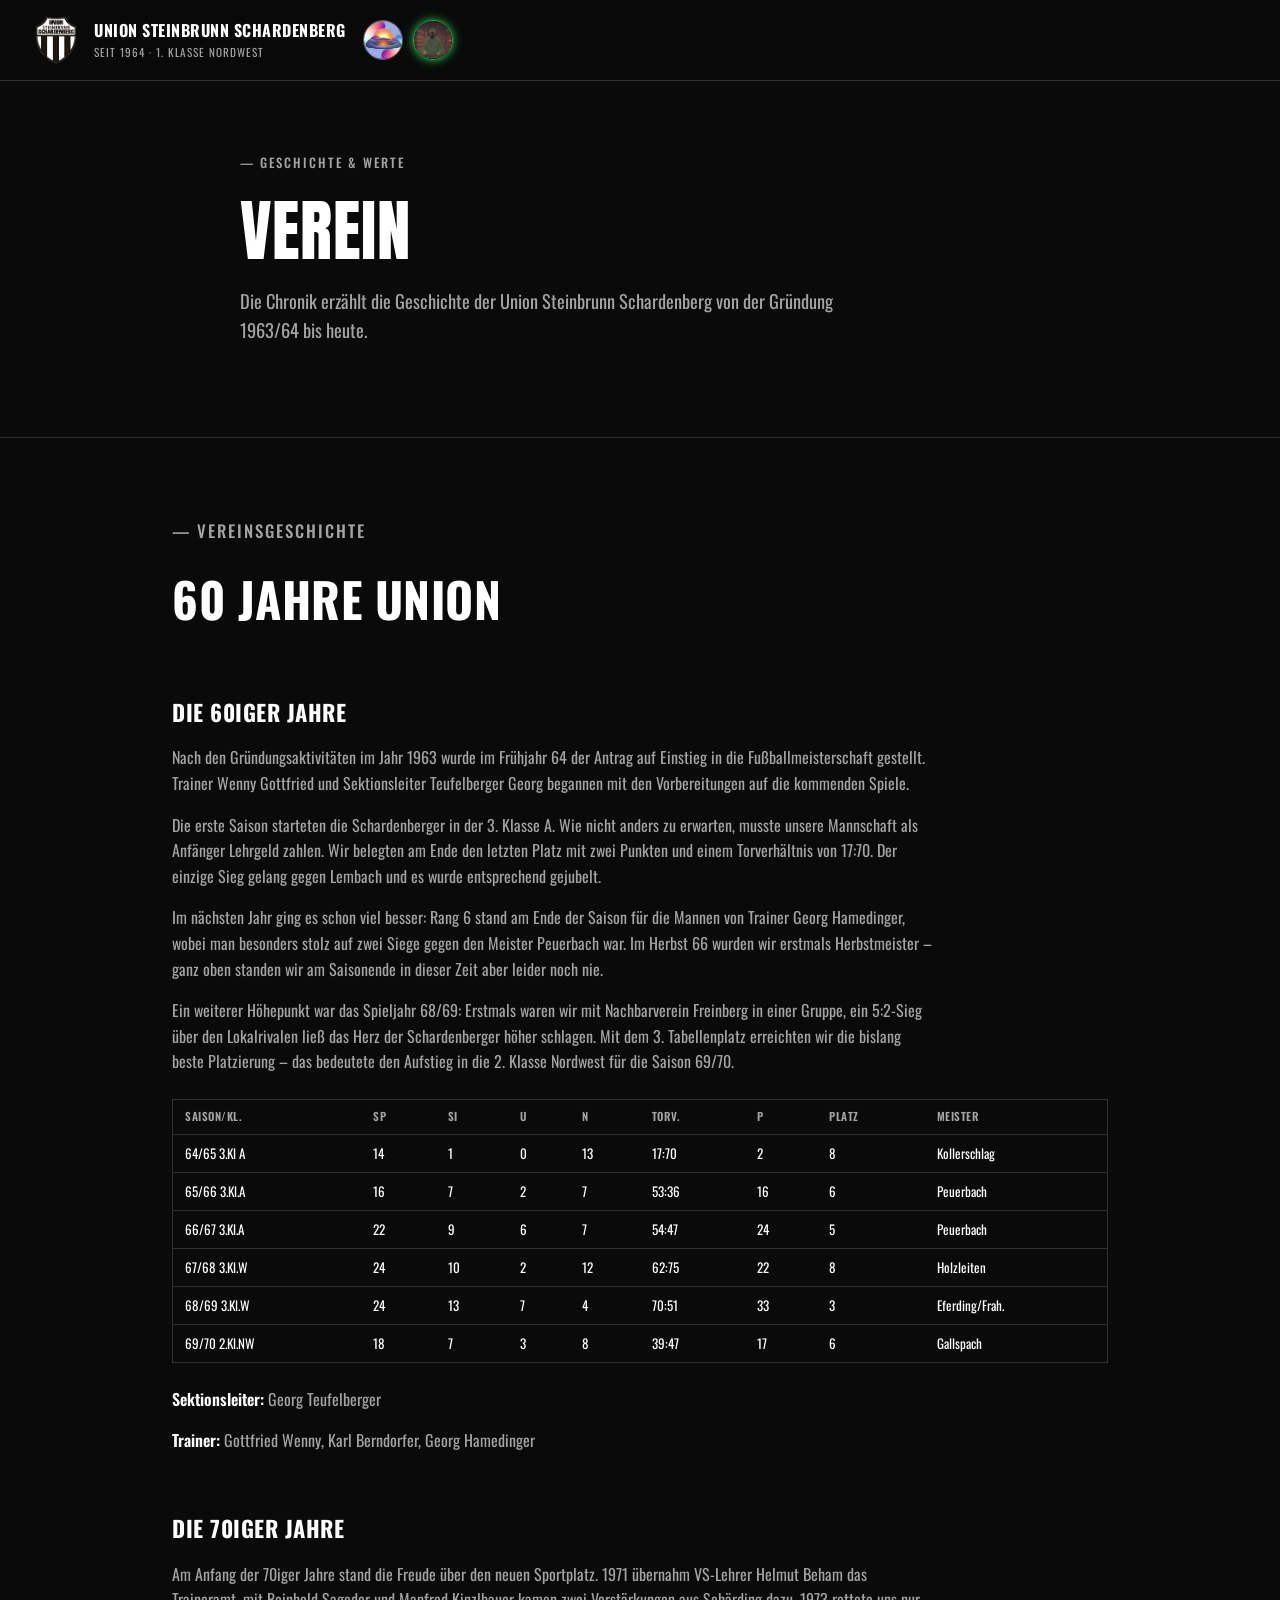
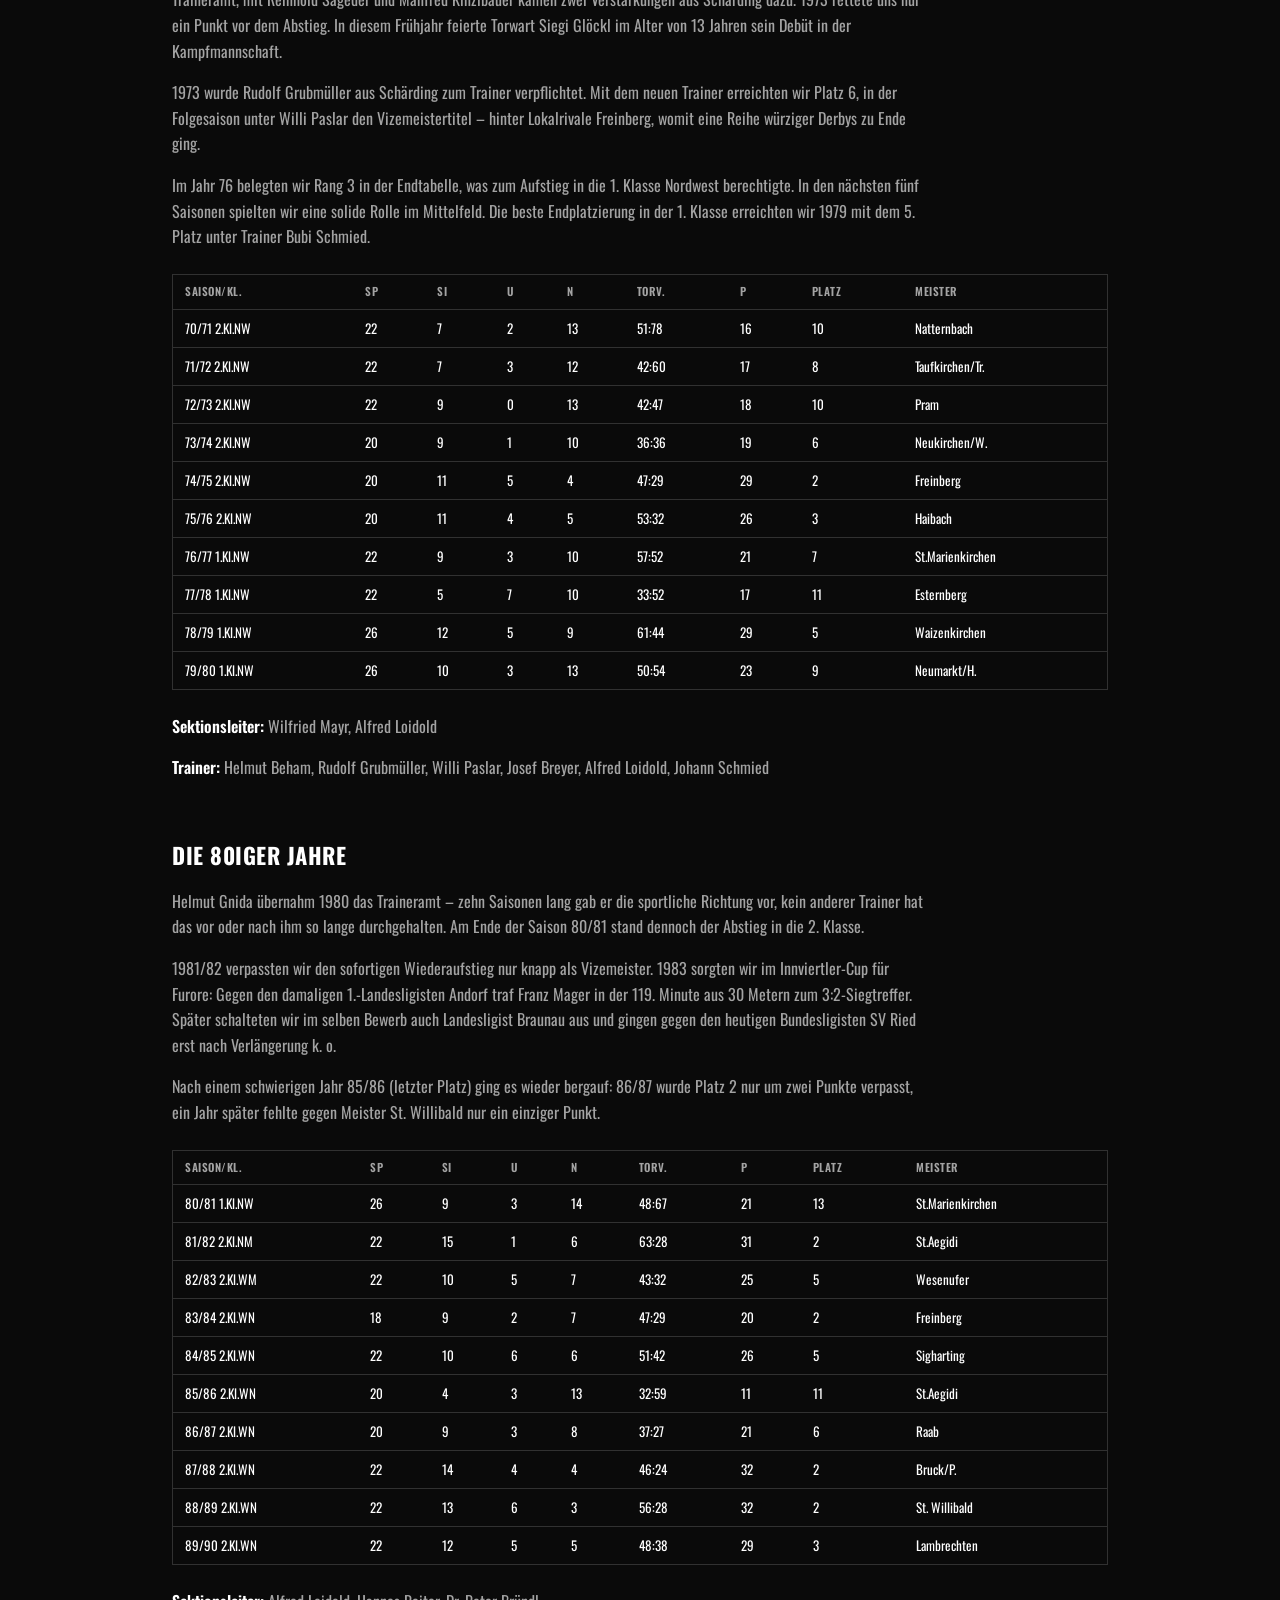
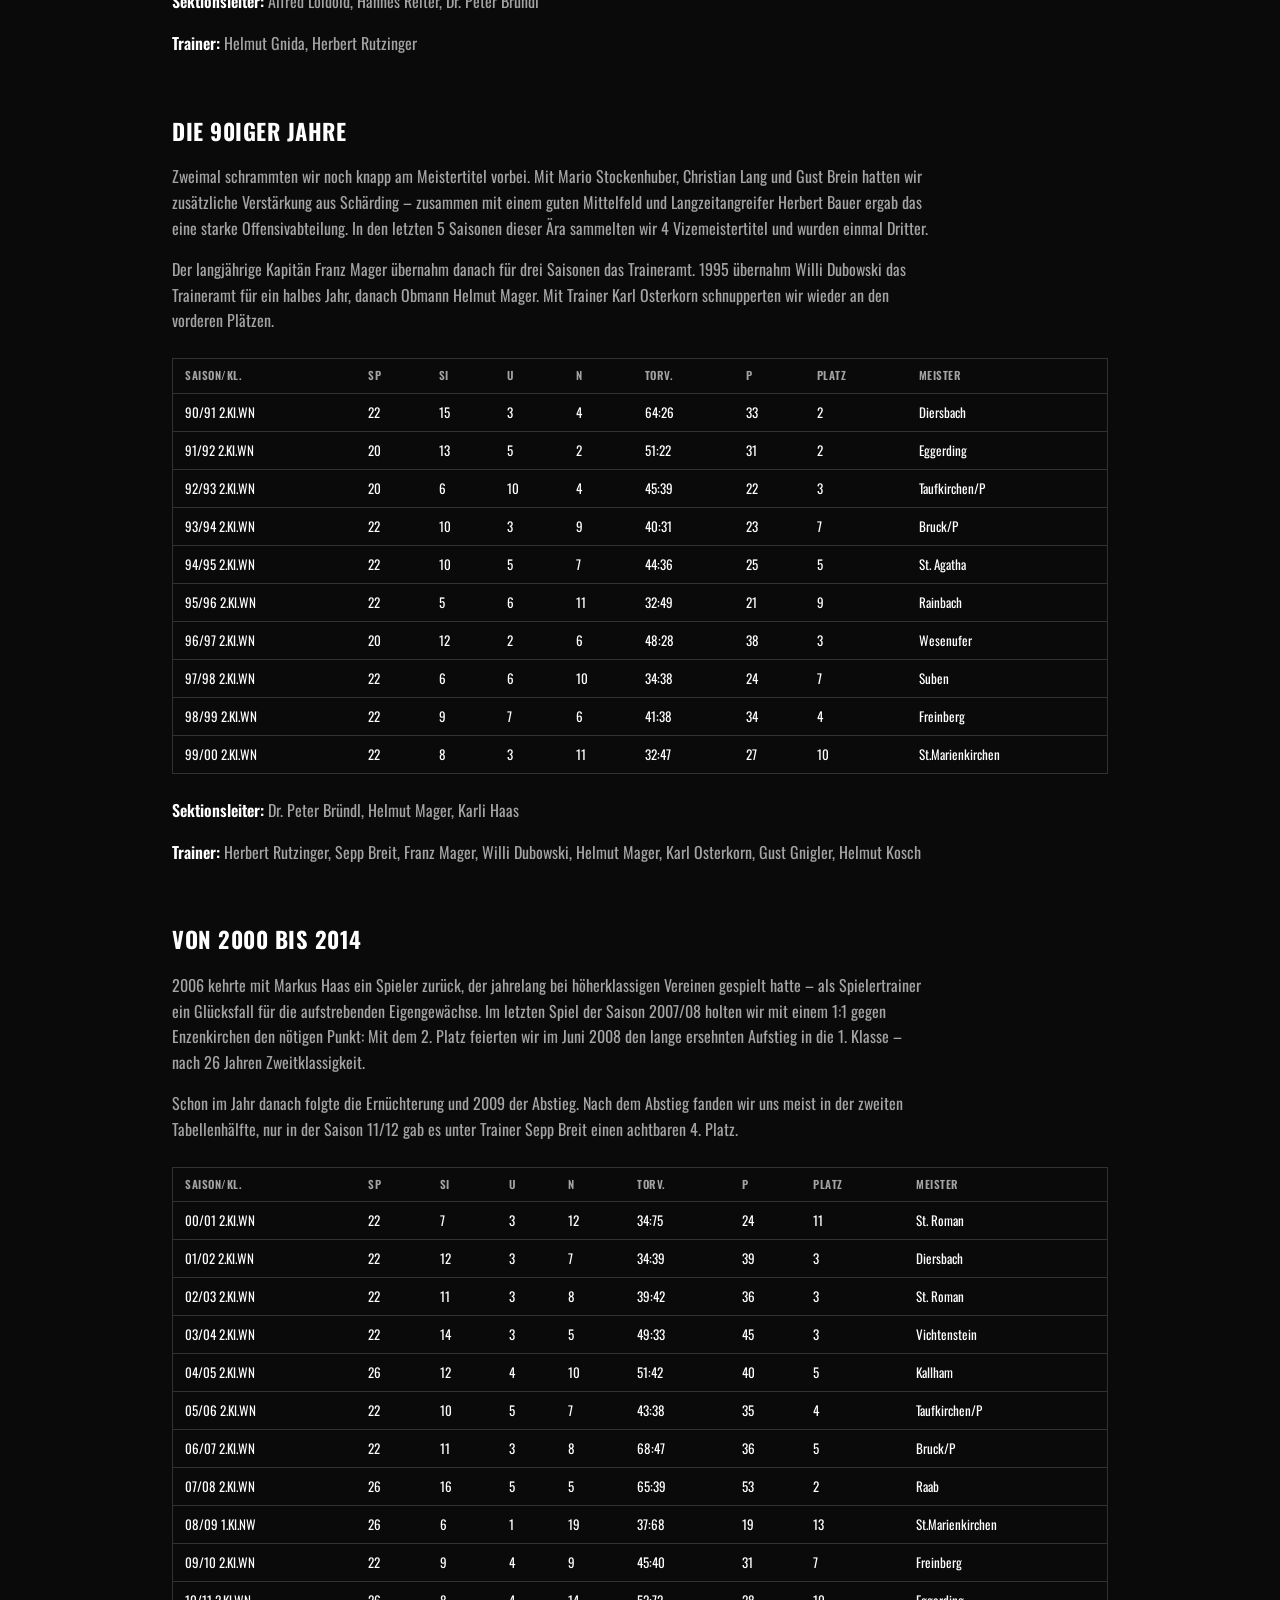
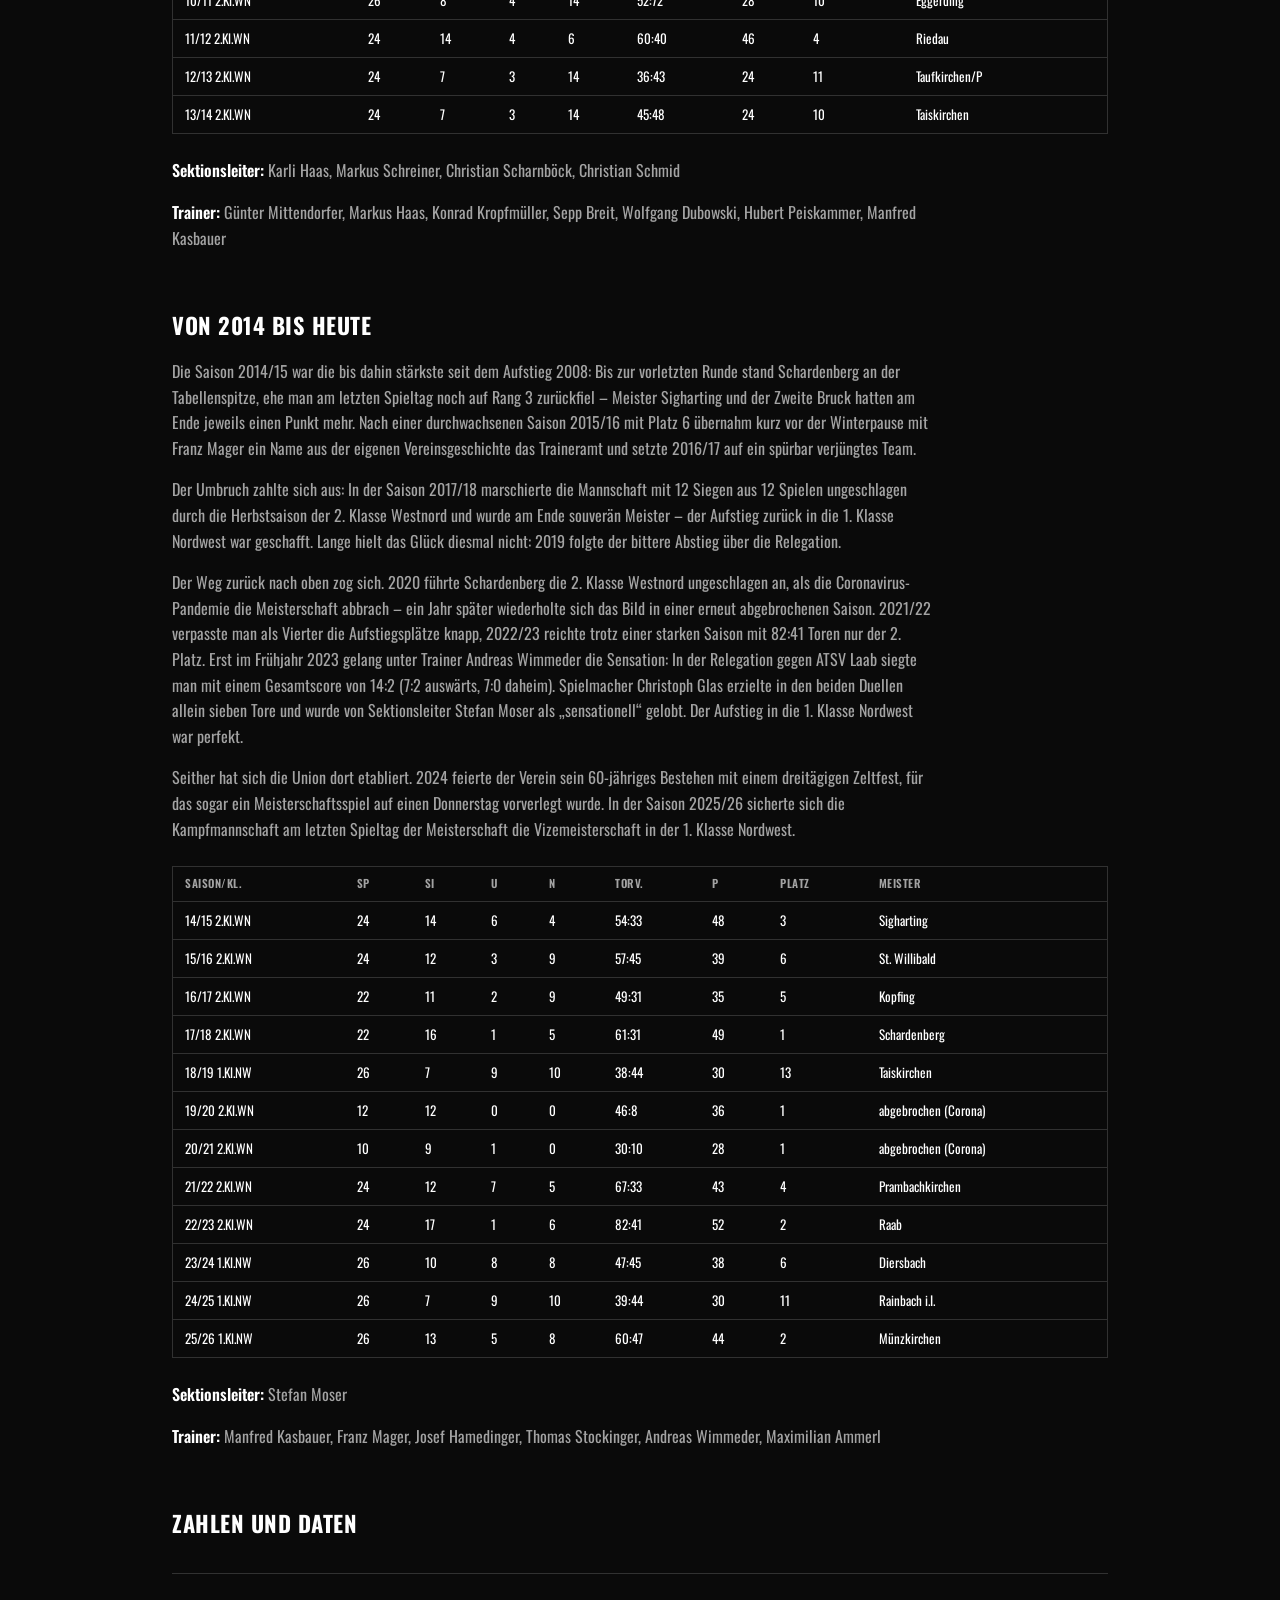
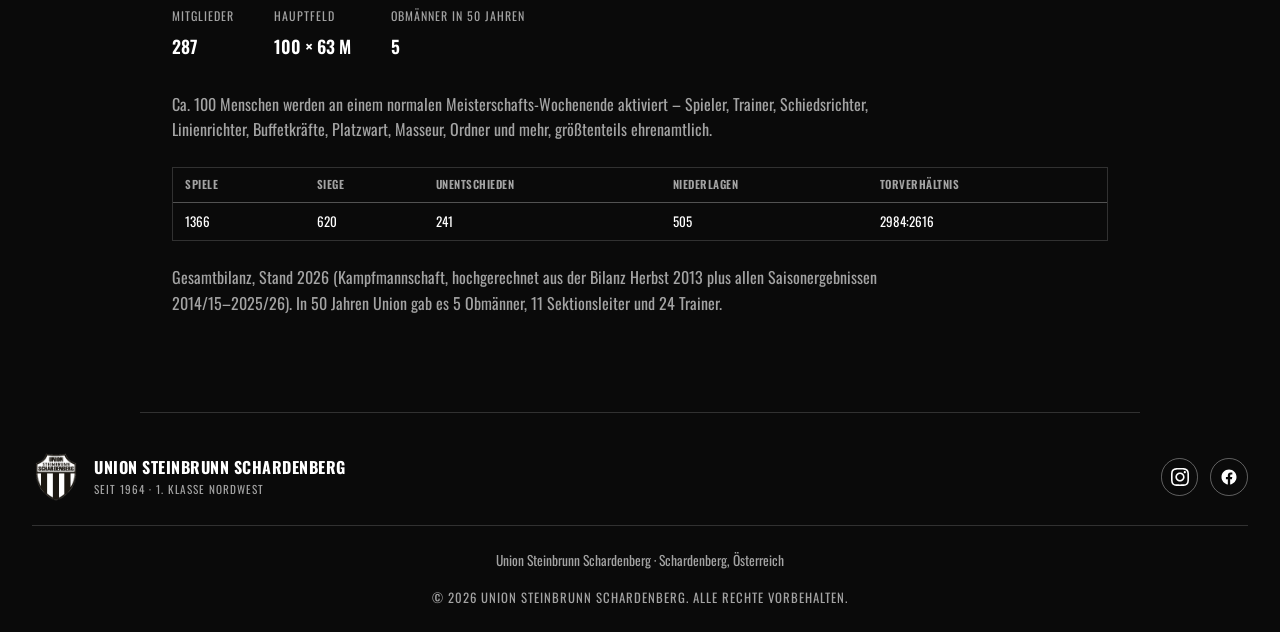
<file: verein.html>
<!DOCTYPE html>
<html lang="de">
<head>
<meta charset="UTF-8">
<meta name="viewport" content="width=device-width, initial-scale=1.0">
<title>Verein &ndash; Union Steinbrunn Schardenberg</title>
<link rel="preconnect" href="https://fonts.googleapis.com">
<link rel="preconnect" href="https://fonts.gstatic.com" crossorigin>
<link href="https://fonts.googleapis.com/css2?family=Anton&family=Oswald:wght@400;500;600;700&display=swap" rel="stylesheet">
<link rel="stylesheet" href="style.css">
</head>
<body>

<header class="site-header">
  <div class="header-inner">
    <div class="brand-group">
      <a href="index.html" class="brand">
        <img src="images/logo.png" alt="Union Steinbrunn Schardenberg Wappen" class="brand-mark">
        <span class="brand-text">
          <span class="brand-name">Union Steinbrunn Schardenberg</span>
          <span class="brand-sub">Seit 1964 &middot; 1. Klasse Nordwest</span>
        </span>
      </a>
      <div class="header-icon-links">
        <a href="#" class="header-icon-btn" aria-label="Link 1">
          <img src="images/header-icon-1.jpg" alt="">
        </a>
        <a href="borderrave.html" class="header-icon-btn header-icon-btn-glow" aria-label="Borderrave">
          <img src="images/header-icon-2.jpg" alt="">
        </a>
      </div>
    </div>

    <button class="nav-toggle" id="navToggle" aria-expanded="false" aria-controls="siteNav" aria-label="Menü öffnen">
      <span></span><span></span><span></span>
    </button>

    <nav class="site-nav" id="siteNav">
      <a href="index.html">Home</a>
      <a href="kampfmannschaft.html">Kampfmannschaft</a>
      <a href="reserve.html">Reserve</a>
      <a href="nachwuchs.html">Nachwuchs</a>
      <a href="verein.html" class="active">Verein</a>
      <a href="sportplatz.html">Sportplatz</a>
      <a href="sponsoren.html">Sponsoren</a>
      <a href="zeltfest.html">Zeltfest</a>
      <a href="fanshop.html">Fanshop</a>
    </nav>
  </div>
</header>

<main>

  <section class="hero page-hero">
    <div class="hero-inner">
      <p class="eyebrow">&mdash; Geschichte &amp; Werte</p>
      <h1>Verein</h1>
      <p class="hero-lead">Die Chronik erzählt die Geschichte der Union Steinbrunn Schardenberg von der Gründung 1963/64 bis heute.</p>
    </div>
  </section>

  <section class="section">
    <p class="eyebrow">&mdash; Vereinsgeschichte</p>
    <h2>60 Jahre Union</h2>

    <div class="history-era">
      <h3>Die 60iger Jahre</h3>
      <p>Nach den Gründungsaktivitäten im Jahr 1963 wurde im Frühjahr 64 der Antrag auf Einstieg in die Fußballmeisterschaft gestellt. Trainer Wenny Gottfried und Sektionsleiter Teufelberger Georg begannen mit den Vorbereitungen auf die kommenden Spiele.</p>
      <p>Die erste Saison starteten die Schardenberger in der 3. Klasse A. Wie nicht anders zu erwarten, musste unsere Mannschaft als Anfänger Lehrgeld zahlen. Wir belegten am Ende den letzten Platz mit zwei Punkten und einem Torverhältnis von 17:70. Der einzige Sieg gelang gegen Lembach und es wurde entsprechend gejubelt.</p>
      <p>Im nächsten Jahr ging es schon viel besser: Rang 6 stand am Ende der Saison für die Mannen von Trainer Georg Hamedinger, wobei man besonders stolz auf zwei Siege gegen den Meister Peuerbach war. Im Herbst 66 wurden wir erstmals Herbstmeister &ndash; ganz oben standen wir am Saisonende in dieser Zeit aber leider noch nie.</p>
      <p>Ein weiterer Höhepunkt war das Spieljahr 68/69: Erstmals waren wir mit Nachbarverein Freinberg in einer Gruppe, ein 5:2-Sieg über den Lokalrivalen ließ das Herz der Schardenberger höher schlagen. Mit dem 3. Tabellenplatz erreichten wir die bislang beste Platzierung &ndash; das bedeutete den Aufstieg in die 2. Klasse Nordwest für die Saison 69/70.</p>
      <div class="history-table-wrap">
        <table class="history-table">
          <thead>
            <tr><th>Saison/Kl.</th><th>Sp</th><th>Si</th><th>U</th><th>N</th><th>Torv.</th><th>P</th><th>Platz</th><th>Meister</th></tr>
          </thead>
          <tbody>
            <tr><td>64/65 3.Kl A</td><td>14</td><td>1</td><td>0</td><td>13</td><td>17:70</td><td>2</td><td>8</td><td>Kollerschlag</td></tr>
            <tr><td>65/66 3.Kl.A</td><td>16</td><td>7</td><td>2</td><td>7</td><td>53:36</td><td>16</td><td>6</td><td>Peuerbach</td></tr>
            <tr><td>66/67 3.Kl.A</td><td>22</td><td>9</td><td>6</td><td>7</td><td>54:47</td><td>24</td><td>5</td><td>Peuerbach</td></tr>
            <tr><td>67/68 3.Kl.W</td><td>24</td><td>10</td><td>2</td><td>12</td><td>62:75</td><td>22</td><td>8</td><td>Holzleiten</td></tr>
            <tr><td>68/69 3.Kl.W</td><td>24</td><td>13</td><td>7</td><td>4</td><td>70:51</td><td>33</td><td>3</td><td>Eferding/Frah.</td></tr>
            <tr><td>69/70 2.Kl.NW</td><td>18</td><td>7</td><td>3</td><td>8</td><td>39:47</td><td>17</td><td>6</td><td>Gallspach</td></tr>
          </tbody>
        </table>
      </div>
      <p class="history-meta"><strong>Sektionsleiter:</strong> Georg Teufelberger</p>
      <p class="history-meta"><strong>Trainer:</strong> Gottfried Wenny, Karl Berndorfer, Georg Hamedinger</p>
    </div>

    <div class="history-era">
      <h3>Die 70iger Jahre</h3>
      <p>Am Anfang der 70iger Jahre stand die Freude über den neuen Sportplatz. 1971 übernahm VS-Lehrer Helmut Beham das Traineramt, mit Reinhold Sageder und Manfred Kinzlbauer kamen zwei Verstärkungen aus Schärding dazu. 1973 rettete uns nur ein Punkt vor dem Abstieg. In diesem Frühjahr feierte Torwart Siegi Glöckl im Alter von 13 Jahren sein Debüt in der Kampfmannschaft.</p>
      <p>1973 wurde Rudolf Grubmüller aus Schärding zum Trainer verpflichtet. Mit dem neuen Trainer erreichten wir Platz 6, in der Folgesaison unter Willi Paslar den Vizemeistertitel &ndash; hinter Lokalrivale Freinberg, womit eine Reihe würziger Derbys zu Ende ging.</p>
      <p>Im Jahr 76 belegten wir Rang 3 in der Endtabelle, was zum Aufstieg in die 1. Klasse Nordwest berechtigte. In den nächsten fünf Saisonen spielten wir eine solide Rolle im Mittelfeld. Die beste Endplatzierung in der 1. Klasse erreichten wir 1979 mit dem 5. Platz unter Trainer Bubi Schmied.</p>
      <div class="history-table-wrap">
        <table class="history-table">
          <thead>
            <tr><th>Saison/Kl.</th><th>Sp</th><th>Si</th><th>U</th><th>N</th><th>Torv.</th><th>P</th><th>Platz</th><th>Meister</th></tr>
          </thead>
          <tbody>
            <tr><td>70/71 2.Kl.NW</td><td>22</td><td>7</td><td>2</td><td>13</td><td>51:78</td><td>16</td><td>10</td><td>Natternbach</td></tr>
            <tr><td>71/72 2.Kl.NW</td><td>22</td><td>7</td><td>3</td><td>12</td><td>42:60</td><td>17</td><td>8</td><td>Taufkirchen/Tr.</td></tr>
            <tr><td>72/73 2.Kl.NW</td><td>22</td><td>9</td><td>0</td><td>13</td><td>42:47</td><td>18</td><td>10</td><td>Pram</td></tr>
            <tr><td>73/74 2.Kl.NW</td><td>20</td><td>9</td><td>1</td><td>10</td><td>36:36</td><td>19</td><td>6</td><td>Neukirchen/W.</td></tr>
            <tr><td>74/75 2.Kl.NW</td><td>20</td><td>11</td><td>5</td><td>4</td><td>47:29</td><td>29</td><td>2</td><td>Freinberg</td></tr>
            <tr><td>75/76 2.Kl.NW</td><td>20</td><td>11</td><td>4</td><td>5</td><td>53:32</td><td>26</td><td>3</td><td>Haibach</td></tr>
            <tr><td>76/77 1.Kl.NW</td><td>22</td><td>9</td><td>3</td><td>10</td><td>57:52</td><td>21</td><td>7</td><td>St.Marienkirchen</td></tr>
            <tr><td>77/78 1.Kl.NW</td><td>22</td><td>5</td><td>7</td><td>10</td><td>33:52</td><td>17</td><td>11</td><td>Esternberg</td></tr>
            <tr><td>78/79 1.Kl.NW</td><td>26</td><td>12</td><td>5</td><td>9</td><td>61:44</td><td>29</td><td>5</td><td>Waizenkirchen</td></tr>
            <tr><td>79/80 1.Kl.NW</td><td>26</td><td>10</td><td>3</td><td>13</td><td>50:54</td><td>23</td><td>9</td><td>Neumarkt/H.</td></tr>
          </tbody>
        </table>
      </div>
      <p class="history-meta"><strong>Sektionsleiter:</strong> Wilfried Mayr, Alfred Loidold</p>
      <p class="history-meta"><strong>Trainer:</strong> Helmut Beham, Rudolf Grubmüller, Willi Paslar, Josef Breyer, Alfred Loidold, Johann Schmied</p>
    </div>

    <div class="history-era">
      <h3>Die 80iger Jahre</h3>
      <p>Helmut Gnida übernahm 1980 das Traineramt &ndash; zehn Saisonen lang gab er die sportliche Richtung vor, kein anderer Trainer hat das vor oder nach ihm so lange durchgehalten. Am Ende der Saison 80/81 stand dennoch der Abstieg in die 2. Klasse.</p>
      <p>1981/82 verpassten wir den sofortigen Wiederaufstieg nur knapp als Vizemeister. 1983 sorgten wir im Innviertler-Cup für Furore: Gegen den damaligen 1.-Landesligisten Andorf traf Franz Mager in der 119. Minute aus 30 Metern zum 3:2-Siegtreffer. Später schalteten wir im selben Bewerb auch Landesligist Braunau aus und gingen gegen den heutigen Bundesligisten SV Ried erst nach Verlängerung k. o.</p>
      <p>Nach einem schwierigen Jahr 85/86 (letzter Platz) ging es wieder bergauf: 86/87 wurde Platz 2 nur um zwei Punkte verpasst, ein Jahr später fehlte gegen Meister St. Willibald nur ein einziger Punkt.</p>
      <div class="history-table-wrap">
        <table class="history-table">
          <thead>
            <tr><th>Saison/Kl.</th><th>Sp</th><th>Si</th><th>U</th><th>N</th><th>Torv.</th><th>P</th><th>Platz</th><th>Meister</th></tr>
          </thead>
          <tbody>
            <tr><td>80/81 1.Kl.NW</td><td>26</td><td>9</td><td>3</td><td>14</td><td>48:67</td><td>21</td><td>13</td><td>St.Marienkirchen</td></tr>
            <tr><td>81/82 2.Kl.NM</td><td>22</td><td>15</td><td>1</td><td>6</td><td>63:28</td><td>31</td><td>2</td><td>St.Aegidi</td></tr>
            <tr><td>82/83 2.Kl.WM</td><td>22</td><td>10</td><td>5</td><td>7</td><td>43:32</td><td>25</td><td>5</td><td>Wesenufer</td></tr>
            <tr><td>83/84 2.Kl.WN</td><td>18</td><td>9</td><td>2</td><td>7</td><td>47:29</td><td>20</td><td>2</td><td>Freinberg</td></tr>
            <tr><td>84/85 2.Kl.WN</td><td>22</td><td>10</td><td>6</td><td>6</td><td>51:42</td><td>26</td><td>5</td><td>Sigharting</td></tr>
            <tr><td>85/86 2.Kl.WN</td><td>20</td><td>4</td><td>3</td><td>13</td><td>32:59</td><td>11</td><td>11</td><td>St.Aegidi</td></tr>
            <tr><td>86/87 2.Kl.WN</td><td>20</td><td>9</td><td>3</td><td>8</td><td>37:27</td><td>21</td><td>6</td><td>Raab</td></tr>
            <tr><td>87/88 2.Kl.WN</td><td>22</td><td>14</td><td>4</td><td>4</td><td>46:24</td><td>32</td><td>2</td><td>Bruck/P.</td></tr>
            <tr><td>88/89 2.Kl.WN</td><td>22</td><td>13</td><td>6</td><td>3</td><td>56:28</td><td>32</td><td>2</td><td>St. Willibald</td></tr>
            <tr><td>89/90 2.Kl.WN</td><td>22</td><td>12</td><td>5</td><td>5</td><td>48:38</td><td>29</td><td>3</td><td>Lambrechten</td></tr>
          </tbody>
        </table>
      </div>
      <p class="history-meta"><strong>Sektionsleiter:</strong> Alfred Loidold, Hannes Reiter, Dr. Peter Bründl</p>
      <p class="history-meta"><strong>Trainer:</strong> Helmut Gnida, Herbert Rutzinger</p>
    </div>

    <div class="history-era">
      <h3>Die 90iger Jahre</h3>
      <p>Zweimal schrammten wir noch knapp am Meistertitel vorbei. Mit Mario Stockenhuber, Christian Lang und Gust Brein hatten wir zusätzliche Verstärkung aus Schärding &ndash; zusammen mit einem guten Mittelfeld und Langzeitangreifer Herbert Bauer ergab das eine starke Offensivabteilung. In den letzten 5 Saisonen dieser Ära sammelten wir 4 Vizemeistertitel und wurden einmal Dritter.</p>
      <p>Der langjährige Kapitän Franz Mager übernahm danach für drei Saisonen das Traineramt. 1995 übernahm Willi Dubowski das Traineramt für ein halbes Jahr, danach Obmann Helmut Mager. Mit Trainer Karl Osterkorn schnupperten wir wieder an den vorderen Plätzen.</p>
      <div class="history-table-wrap">
        <table class="history-table">
          <thead>
            <tr><th>Saison/Kl.</th><th>Sp</th><th>Si</th><th>U</th><th>N</th><th>Torv.</th><th>P</th><th>Platz</th><th>Meister</th></tr>
          </thead>
          <tbody>
            <tr><td>90/91 2.Kl.WN</td><td>22</td><td>15</td><td>3</td><td>4</td><td>64:26</td><td>33</td><td>2</td><td>Diersbach</td></tr>
            <tr><td>91/92 2.Kl.WN</td><td>20</td><td>13</td><td>5</td><td>2</td><td>51:22</td><td>31</td><td>2</td><td>Eggerding</td></tr>
            <tr><td>92/93 2.Kl.WN</td><td>20</td><td>6</td><td>10</td><td>4</td><td>45:39</td><td>22</td><td>3</td><td>Taufkirchen/P</td></tr>
            <tr><td>93/94 2.Kl.WN</td><td>22</td><td>10</td><td>3</td><td>9</td><td>40:31</td><td>23</td><td>7</td><td>Bruck/P</td></tr>
            <tr><td>94/95 2.Kl.WN</td><td>22</td><td>10</td><td>5</td><td>7</td><td>44:36</td><td>25</td><td>5</td><td>St. Agatha</td></tr>
            <tr><td>95/96 2.Kl.WN</td><td>22</td><td>5</td><td>6</td><td>11</td><td>32:49</td><td>21</td><td>9</td><td>Rainbach</td></tr>
            <tr><td>96/97 2.Kl.WN</td><td>20</td><td>12</td><td>2</td><td>6</td><td>48:28</td><td>38</td><td>3</td><td>Wesenufer</td></tr>
            <tr><td>97/98 2.Kl.WN</td><td>22</td><td>6</td><td>6</td><td>10</td><td>34:38</td><td>24</td><td>7</td><td>Suben</td></tr>
            <tr><td>98/99 2.Kl.WN</td><td>22</td><td>9</td><td>7</td><td>6</td><td>41:38</td><td>34</td><td>4</td><td>Freinberg</td></tr>
            <tr><td>99/00 2.Kl.WN</td><td>22</td><td>8</td><td>3</td><td>11</td><td>32:47</td><td>27</td><td>10</td><td>St.Marienkirchen</td></tr>
          </tbody>
        </table>
      </div>
      <p class="history-meta"><strong>Sektionsleiter:</strong> Dr. Peter Bründl, Helmut Mager, Karli Haas</p>
      <p class="history-meta"><strong>Trainer:</strong> Herbert Rutzinger, Sepp Breit, Franz Mager, Willi Dubowski, Helmut Mager, Karl Osterkorn, Gust Gnigler, Helmut Kosch</p>
    </div>

    <div class="history-era">
      <h3>Von 2000 bis 2014</h3>
      <p>2006 kehrte mit Markus Haas ein Spieler zurück, der jahrelang bei höherklassigen Vereinen gespielt hatte &ndash; als Spielertrainer ein Glücksfall für die aufstrebenden Eigengewächse. Im letzten Spiel der Saison 2007/08 holten wir mit einem 1:1 gegen Enzenkirchen den nötigen Punkt: Mit dem 2. Platz feierten wir im Juni 2008 den lange ersehnten Aufstieg in die 1. Klasse &ndash; nach 26 Jahren Zweitklassigkeit.</p>
      <p>Schon im Jahr danach folgte die Ernüchterung und 2009 der Abstieg. Nach dem Abstieg fanden wir uns meist in der zweiten Tabellenhälfte, nur in der Saison 11/12 gab es unter Trainer Sepp Breit einen achtbaren 4. Platz.</p>
      <div class="history-table-wrap">
        <table class="history-table">
          <thead>
            <tr><th>Saison/Kl.</th><th>Sp</th><th>Si</th><th>U</th><th>N</th><th>Torv.</th><th>P</th><th>Platz</th><th>Meister</th></tr>
          </thead>
          <tbody>
            <tr><td>00/01 2.Kl.WN</td><td>22</td><td>7</td><td>3</td><td>12</td><td>34:75</td><td>24</td><td>11</td><td>St. Roman</td></tr>
            <tr><td>01/02 2.Kl.WN</td><td>22</td><td>12</td><td>3</td><td>7</td><td>34:39</td><td>39</td><td>3</td><td>Diersbach</td></tr>
            <tr><td>02/03 2.Kl.WN</td><td>22</td><td>11</td><td>3</td><td>8</td><td>39:42</td><td>36</td><td>3</td><td>St. Roman</td></tr>
            <tr><td>03/04 2.Kl.WN</td><td>22</td><td>14</td><td>3</td><td>5</td><td>49:33</td><td>45</td><td>3</td><td>Vichtenstein</td></tr>
            <tr><td>04/05 2.Kl.WN</td><td>26</td><td>12</td><td>4</td><td>10</td><td>51:42</td><td>40</td><td>5</td><td>Kallham</td></tr>
            <tr><td>05/06 2.Kl.WN</td><td>22</td><td>10</td><td>5</td><td>7</td><td>43:38</td><td>35</td><td>4</td><td>Taufkirchen/P</td></tr>
            <tr><td>06/07 2.Kl.WN</td><td>22</td><td>11</td><td>3</td><td>8</td><td>68:47</td><td>36</td><td>5</td><td>Bruck/P</td></tr>
            <tr><td>07/08 2.Kl.WN</td><td>26</td><td>16</td><td>5</td><td>5</td><td>65:39</td><td>53</td><td>2</td><td>Raab</td></tr>
            <tr><td>08/09 1.Kl.NW</td><td>26</td><td>6</td><td>1</td><td>19</td><td>37:68</td><td>19</td><td>13</td><td>St.Marienkirchen</td></tr>
            <tr><td>09/10 2.Kl.WN</td><td>22</td><td>9</td><td>4</td><td>9</td><td>45:40</td><td>31</td><td>7</td><td>Freinberg</td></tr>
            <tr><td>10/11 2.Kl.WN</td><td>26</td><td>8</td><td>4</td><td>14</td><td>52:72</td><td>28</td><td>10</td><td>Eggerding</td></tr>
            <tr><td>11/12 2.Kl.WN</td><td>24</td><td>14</td><td>4</td><td>6</td><td>60:40</td><td>46</td><td>4</td><td>Riedau</td></tr>
            <tr><td>12/13 2.Kl.WN</td><td>24</td><td>7</td><td>3</td><td>14</td><td>36:43</td><td>24</td><td>11</td><td>Taufkirchen/P</td></tr>
            <tr><td>13/14 2.Kl.WN</td><td>24</td><td>7</td><td>3</td><td>14</td><td>45:48</td><td>24</td><td>10</td><td>Taiskirchen</td></tr>
          </tbody>
        </table>
      </div>
      <p class="history-meta"><strong>Sektionsleiter:</strong> Karli Haas, Markus Schreiner, Christian Scharnböck, Christian Schmid</p>
      <p class="history-meta"><strong>Trainer:</strong> Günter Mittendorfer, Markus Haas, Konrad Kropfmüller, Sepp Breit, Wolfgang Dubowski, Hubert Peiskammer, Manfred Kasbauer</p>
    </div>

    <div class="history-era">
      <h3>Von 2014 bis heute</h3>
      <p>Die Saison 2014/15 war die bis dahin stärkste seit dem Aufstieg 2008: Bis zur vorletzten Runde stand Schardenberg an der Tabellenspitze, ehe man am letzten Spieltag noch auf Rang 3 zurückfiel &ndash; Meister Sigharting und der Zweite Bruck hatten am Ende jeweils einen Punkt mehr. Nach einer durchwachsenen Saison 2015/16 mit Platz 6 übernahm kurz vor der Winterpause mit Franz Mager ein Name aus der eigenen Vereinsgeschichte das Traineramt und setzte 2016/17 auf ein spürbar verjüngtes Team.</p>
      <p>Der Umbruch zahlte sich aus: In der Saison 2017/18 marschierte die Mannschaft mit 12 Siegen aus 12 Spielen ungeschlagen durch die Herbstsaison der 2. Klasse Westnord und wurde am Ende souverän Meister &ndash; der Aufstieg zurück in die 1. Klasse Nordwest war geschafft. Lange hielt das Glück diesmal nicht: 2019 folgte der bittere Abstieg über die Relegation.</p>
      <p>Der Weg zurück nach oben zog sich. 2020 führte Schardenberg die 2. Klasse Westnord ungeschlagen an, als die Coronavirus-Pandemie die Meisterschaft abbrach &ndash; ein Jahr später wiederholte sich das Bild in einer erneut abgebrochenen Saison. 2021/22 verpasste man als Vierter die Aufstiegsplätze knapp, 2022/23 reichte trotz einer starken Saison mit 82:41 Toren nur der 2. Platz. Erst im Frühjahr 2023 gelang unter Trainer Andreas Wimmeder die Sensation: In der Relegation gegen ATSV Laab siegte man mit einem Gesamtscore von 14:2 (7:2 auswärts, 7:0 daheim). Spielmacher Christoph Glas erzielte in den beiden Duellen allein sieben Tore und wurde von Sektionsleiter Stefan Moser als &bdquo;sensationell&ldquo; gelobt. Der Aufstieg in die 1. Klasse Nordwest war perfekt.</p>
      <p>Seither hat sich die Union dort etabliert. 2024 feierte der Verein sein 60-jähriges Bestehen mit einem dreitägigen Zeltfest, für das sogar ein Meisterschaftsspiel auf einen Donnerstag vorverlegt wurde. In der Saison 2025/26 sicherte sich die Kampfmannschaft am letzten Spieltag der Meisterschaft die Vizemeisterschaft in der 1. Klasse Nordwest.</p>
      <div class="history-table-wrap">
        <table class="history-table">
          <thead>
            <tr><th>Saison/Kl.</th><th>Sp</th><th>Si</th><th>U</th><th>N</th><th>Torv.</th><th>P</th><th>Platz</th><th>Meister</th></tr>
          </thead>
          <tbody>
            <tr><td>14/15 2.Kl.WN</td><td>24</td><td>14</td><td>6</td><td>4</td><td>54:33</td><td>48</td><td>3</td><td>Sigharting</td></tr>
            <tr><td>15/16 2.Kl.WN</td><td>24</td><td>12</td><td>3</td><td>9</td><td>57:45</td><td>39</td><td>6</td><td>St. Willibald</td></tr>
            <tr><td>16/17 2.Kl.WN</td><td>22</td><td>11</td><td>2</td><td>9</td><td>49:31</td><td>35</td><td>5</td><td>Kopfing</td></tr>
            <tr><td>17/18 2.Kl.WN</td><td>22</td><td>16</td><td>1</td><td>5</td><td>61:31</td><td>49</td><td>1</td><td>Schardenberg</td></tr>
            <tr><td>18/19 1.Kl.NW</td><td>26</td><td>7</td><td>9</td><td>10</td><td>38:44</td><td>30</td><td>13</td><td>Taiskirchen</td></tr>
            <tr><td>19/20 2.Kl.WN</td><td>12</td><td>12</td><td>0</td><td>0</td><td>46:8</td><td>36</td><td>1</td><td>abgebrochen (Corona)</td></tr>
            <tr><td>20/21 2.Kl.WN</td><td>10</td><td>9</td><td>1</td><td>0</td><td>30:10</td><td>28</td><td>1</td><td>abgebrochen (Corona)</td></tr>
            <tr><td>21/22 2.Kl.WN</td><td>24</td><td>12</td><td>7</td><td>5</td><td>67:33</td><td>43</td><td>4</td><td>Prambachkirchen</td></tr>
            <tr><td>22/23 2.Kl.WN</td><td>24</td><td>17</td><td>1</td><td>6</td><td>82:41</td><td>52</td><td>2</td><td>Raab</td></tr>
            <tr><td>23/24 1.Kl.NW</td><td>26</td><td>10</td><td>8</td><td>8</td><td>47:45</td><td>38</td><td>6</td><td>Diersbach</td></tr>
            <tr><td>24/25 1.Kl.NW</td><td>26</td><td>7</td><td>9</td><td>10</td><td>39:44</td><td>30</td><td>11</td><td>Rainbach i.I.</td></tr>
            <tr><td>25/26 1.Kl.NW</td><td>26</td><td>13</td><td>5</td><td>8</td><td>60:47</td><td>44</td><td>2</td><td>Münzkirchen</td></tr>
          </tbody>
        </table>
      </div>
      <p class="history-meta"><strong>Sektionsleiter:</strong> Stefan Moser</p>
      <p class="history-meta"><strong>Trainer:</strong> Manfred Kasbauer, Franz Mager, Josef Hamedinger, Thomas Stockinger, Andreas Wimmeder, Maximilian Ammerl</p>
    </div>

    <div class="history-era">
      <h3>Zahlen und Daten</h3>
      <div class="stat-row">
        <div class="stat"><span class="stat-label">Mitglieder</span><span class="stat-value">287</span></div>
        <div class="stat"><span class="stat-label">Hauptfeld</span><span class="stat-value">100 &times; 63 m</span></div>
        <div class="stat"><span class="stat-label">Obmänner in 50 Jahren</span><span class="stat-value">5</span></div>
      </div>
      <p style="margin-top: 2rem;">Ca. 100 Menschen werden an einem normalen Meisterschafts-Wochenende aktiviert &ndash; Spieler, Trainer, Schiedsrichter, Linienrichter, Buffetkräfte, Platzwart, Masseur, Ordner und mehr, größtenteils ehrenamtlich.</p>
      <div class="history-table-wrap">
        <table class="history-table">
          <thead>
            <tr><th>Spiele</th><th>Siege</th><th>Unentschieden</th><th>Niederlagen</th><th>Torverhältnis</th></tr>
          </thead>
          <tbody>
            <tr><td>1366</td><td>620</td><td>241</td><td>505</td><td>2984:2616</td></tr>
          </tbody>
        </table>
      </div>
      <p class="history-meta">Gesamtbilanz, Stand 2026 (Kampfmannschaft, hochgerechnet aus der Bilanz Herbst 2013 plus allen Saisonergebnissen 2014/15&ndash;2025/26). In 50 Jahren Union gab es 5 Obmänner, 11 Sektionsleiter und 24 Trainer.</p>
    </div>
  </section>

</main>

<footer>
  <div class="footer-inner">
    <div class="footer-brand">
      <img src="images/logo.png" alt="Union Steinbrunn Schardenberg Wappen" class="brand-mark">
      <span class="brand-text">
        <span class="brand-name">Union Steinbrunn Schardenberg</span>
        <span class="brand-sub">Seit 1964 &middot; 1. Klasse Nordwest</span>
      </span>
    </div>
    <div class="social-links">
      <a href="https://www.instagram.com/unionschardenberg/" target="_blank" rel="noopener noreferrer" class="social-btn instagram" aria-label="Instagram">
        <svg viewBox="0 0 24 24" width="18" height="18" fill="currentColor"><path d="M12 2.163c3.204 0 3.584.012 4.85.07 3.252.148 4.771 1.691 4.919 4.919.058 1.265.069 1.645.069 4.849 0 3.205-.012 3.584-.069 4.849-.149 3.225-1.664 4.771-4.919 4.919-1.266.058-1.644.07-4.85.07-3.204 0-3.584-.012-4.849-.07-3.26-.149-4.771-1.699-4.919-4.92-.058-1.265-.07-1.644-.07-4.849 0-3.204.013-3.583.07-4.849.149-3.227 1.664-4.771 4.919-4.919 1.266-.057 1.645-.069 4.849-.069zm0-2.163c-3.259 0-3.667.014-4.947.072-4.358.2-6.78 2.618-6.98 6.98-.059 1.281-.073 1.689-.073 4.948 0 3.259.014 3.668.072 4.948.2 4.358 2.618 6.78 6.98 6.98 1.281.058 1.689.072 4.948.072 3.259 0 3.668-.014 4.948-.072 4.354-.2 6.782-2.618 6.979-6.98.059-1.28.073-1.689.073-4.948 0-3.259-.014-3.667-.072-4.947-.196-4.354-2.617-6.78-6.979-6.98-1.281-.059-1.69-.073-4.949-.073zm0 5.838c-3.403 0-6.162 2.759-6.162 6.162s2.759 6.163 6.162 6.163 6.162-2.759 6.162-6.163c0-3.403-2.759-6.162-6.162-6.162zm0 10.162c-2.209 0-4-1.79-4-4 0-2.209 1.791-4 4-4s4 1.791 4 4c0 2.21-1.791 4-4 4zm6.406-11.845c-.796 0-1.441.645-1.441 1.44s.645 1.44 1.441 1.44c.795 0 1.439-.645 1.439-1.44s-.644-1.44-1.439-1.44z"/></svg>
      </a>
      <a href="https://www.facebook.com/unionschardenberg/" target="_blank" rel="noopener noreferrer" class="social-btn facebook" aria-label="Facebook">
        <svg viewBox="0 0 24 24" width="18" height="18" fill="currentColor"><path d="M22 12.061C22 6.505 17.523 2 12 2S2 6.505 2 12.061c0 5.022 3.657 9.184 8.438 9.939v-7.03H7.898v-2.909h2.54V9.845c0-2.522 1.492-3.915 3.777-3.915 1.094 0 2.238.197 2.238.197v2.476h-1.26c-1.243 0-1.63.775-1.63 1.57v1.888h2.773l-.443 2.909h-2.33V22c4.78-.755 8.437-4.917 8.437-9.939z"/></svg>
      </a>
    </div>
  </div>
  <p class="footer-contact">Union Steinbrunn Schardenberg &middot; Schardenberg, Österreich</p>
  <p class="footer-copy">&copy; 2026 Union Steinbrunn Schardenberg. Alle Rechte vorbehalten.</p>
</footer>

<script>
  const navToggle = document.getElementById('navToggle');
  const siteNav = document.getElementById('siteNav');
  navToggle.addEventListener('click', () => {
    const isOpen = siteNav.classList.toggle('open');
    navToggle.setAttribute('aria-expanded', isOpen);
  });
</script>

</body>
</html>
</file>
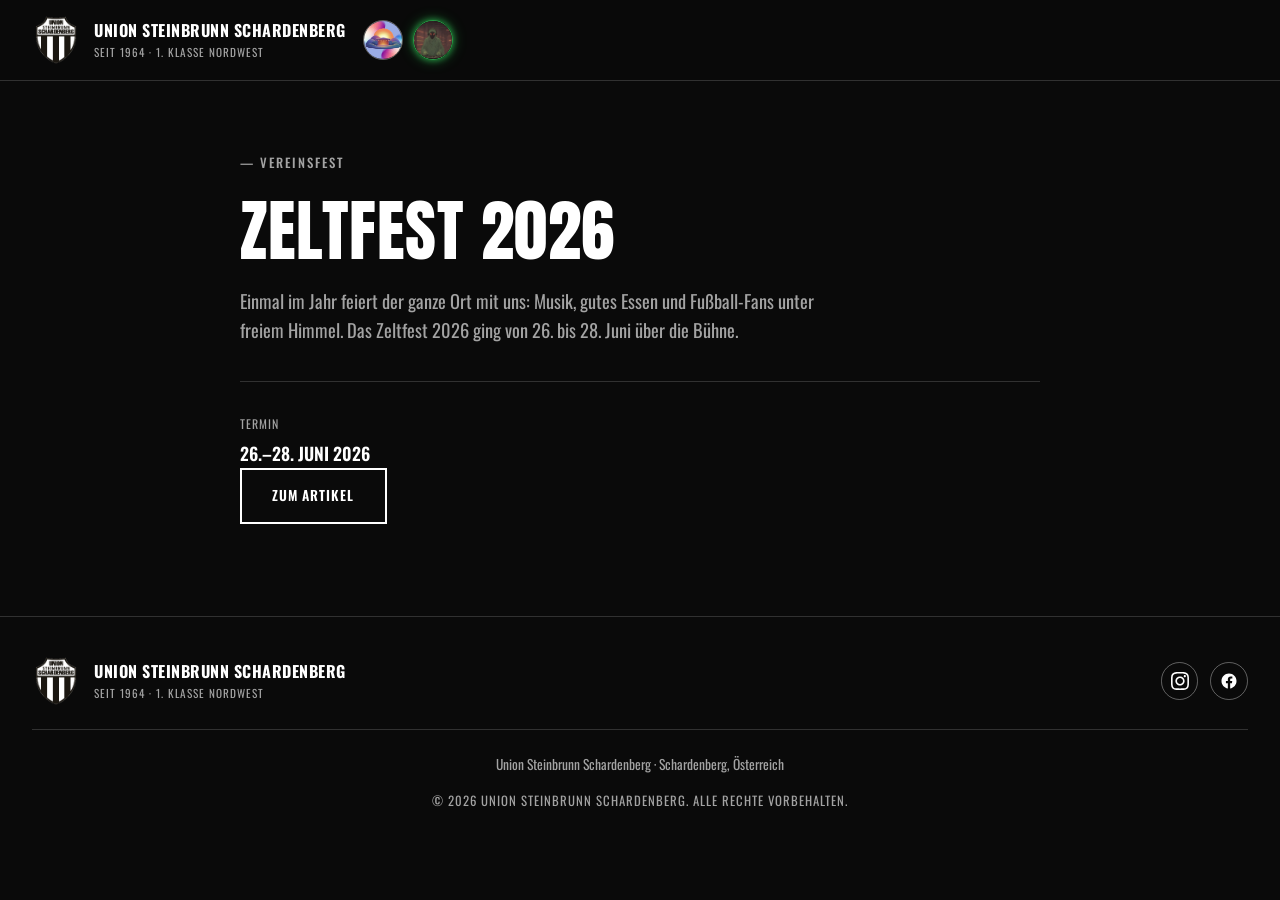
<file: zeltfest.html>
<!DOCTYPE html>
<html lang="de">
<head>
<meta charset="UTF-8">
<meta name="viewport" content="width=device-width, initial-scale=1.0">
<title>Zeltfest 2026 &ndash; Union Steinbrunn Schardenberg</title>
<link rel="preconnect" href="https://fonts.googleapis.com">
<link rel="preconnect" href="https://fonts.gstatic.com" crossorigin>
<link href="https://fonts.googleapis.com/css2?family=Anton&family=Oswald:wght@400;500;600;700&display=swap" rel="stylesheet">
<link rel="stylesheet" href="style.css">
</head>
<body>

<header class="site-header">
  <div class="header-inner">
    <div class="brand-group">
      <a href="index.html" class="brand">
        <img src="images/logo.png" alt="Union Steinbrunn Schardenberg Wappen" class="brand-mark">
        <span class="brand-text">
          <span class="brand-name">Union Steinbrunn Schardenberg</span>
          <span class="brand-sub">Seit 1964 &middot; 1. Klasse Nordwest</span>
        </span>
      </a>
      <div class="header-icon-links">
        <a href="#" class="header-icon-btn" aria-label="Link 1">
          <img src="images/header-icon-1.jpg" alt="">
        </a>
        <a href="borderrave.html" class="header-icon-btn header-icon-btn-glow" aria-label="Borderrave">
          <img src="images/header-icon-2.jpg" alt="">
        </a>
      </div>
    </div>

    <button class="nav-toggle" id="navToggle" aria-expanded="false" aria-controls="siteNav" aria-label="Menü öffnen">
      <span></span><span></span><span></span>
    </button>

    <nav class="site-nav" id="siteNav">
      <a href="index.html">Home</a>
      <a href="kampfmannschaft.html">Kampfmannschaft</a>
      <a href="reserve.html">Reserve</a>
      <a href="nachwuchs.html">Nachwuchs</a>
      <a href="verein.html">Verein</a>
      <a href="sportplatz.html">Sportplatz</a>
      <a href="sponsoren.html">Sponsoren</a>
      <a href="zeltfest.html" class="active">Zeltfest</a>
      <a href="fanshop.html">Fanshop</a>
    </nav>
  </div>
</header>

<main>

  <section class="hero page-hero">
    <div class="hero-inner">
      <p class="eyebrow">&mdash; Vereinsfest</p>
      <h1>Zeltfest 2026</h1>
      <p class="hero-lead">Einmal im Jahr feiert der ganze Ort mit uns: Musik, gutes Essen und Fußball-Fans unter freiem Himmel. Das Zeltfest 2026 ging von 26. bis 28. Juni über die Bühne.</p>
      <div class="stat-row">
        <div class="stat"><span class="stat-label">Termin</span><span class="stat-value">26.&ndash;28. Juni 2026</span></div>
      </div>
      <div class="hero-actions">
        <a href="https://www.meinbezirk.at/schaerding/c-regionauten-community/hitze-coole-acts-und-laessige-stimmung-beim-schardenberger-zeltfest_a8767002" target="_blank" rel="noopener noreferrer" class="btn btn-outline">Zum Artikel</a>
      </div>
    </div>
  </section>

</main>

<footer>
  <div class="footer-inner">
    <div class="footer-brand">
      <img src="images/logo.png" alt="Union Steinbrunn Schardenberg Wappen" class="brand-mark">
      <span class="brand-text">
        <span class="brand-name">Union Steinbrunn Schardenberg</span>
        <span class="brand-sub">Seit 1964 &middot; 1. Klasse Nordwest</span>
      </span>
    </div>
    <div class="social-links">
      <a href="https://www.instagram.com/unionschardenberg/" target="_blank" rel="noopener noreferrer" class="social-btn instagram" aria-label="Instagram">
        <svg viewBox="0 0 24 24" width="18" height="18" fill="currentColor"><path d="M12 2.163c3.204 0 3.584.012 4.85.07 3.252.148 4.771 1.691 4.919 4.919.058 1.265.069 1.645.069 4.849 0 3.205-.012 3.584-.069 4.849-.149 3.225-1.664 4.771-4.919 4.919-1.266.058-1.644.07-4.85.07-3.204 0-3.584-.012-4.849-.07-3.26-.149-4.771-1.699-4.919-4.92-.058-1.265-.07-1.644-.07-4.849 0-3.204.013-3.583.07-4.849.149-3.227 1.664-4.771 4.919-4.919 1.266-.057 1.645-.069 4.849-.069zm0-2.163c-3.259 0-3.667.014-4.947.072-4.358.2-6.78 2.618-6.98 6.98-.059 1.281-.073 1.689-.073 4.948 0 3.259.014 3.668.072 4.948.2 4.358 2.618 6.78 6.98 6.98 1.281.058 1.689.072 4.948.072 3.259 0 3.668-.014 4.948-.072 4.354-.2 6.782-2.618 6.979-6.98.059-1.28.073-1.689.073-4.948 0-3.259-.014-3.667-.072-4.947-.196-4.354-2.617-6.78-6.979-6.98-1.281-.059-1.69-.073-4.949-.073zm0 5.838c-3.403 0-6.162 2.759-6.162 6.162s2.759 6.163 6.162 6.163 6.162-2.759 6.162-6.163c0-3.403-2.759-6.162-6.162-6.162zm0 10.162c-2.209 0-4-1.79-4-4 0-2.209 1.791-4 4-4s4 1.791 4 4c0 2.21-1.791 4-4 4zm6.406-11.845c-.796 0-1.441.645-1.441 1.44s.645 1.44 1.441 1.44c.795 0 1.439-.645 1.439-1.44s-.644-1.44-1.439-1.44z"/></svg>
      </a>
      <a href="https://www.facebook.com/unionschardenberg/" target="_blank" rel="noopener noreferrer" class="social-btn facebook" aria-label="Facebook">
        <svg viewBox="0 0 24 24" width="18" height="18" fill="currentColor"><path d="M22 12.061C22 6.505 17.523 2 12 2S2 6.505 2 12.061c0 5.022 3.657 9.184 8.438 9.939v-7.03H7.898v-2.909h2.54V9.845c0-2.522 1.492-3.915 3.777-3.915 1.094 0 2.238.197 2.238.197v2.476h-1.26c-1.243 0-1.63.775-1.63 1.57v1.888h2.773l-.443 2.909h-2.33V22c4.78-.755 8.437-4.917 8.437-9.939z"/></svg>
      </a>
    </div>
  </div>
  <p class="footer-contact">Union Steinbrunn Schardenberg &middot; Schardenberg, Österreich</p>
  <p class="footer-copy">&copy; 2026 Union Steinbrunn Schardenberg. Alle Rechte vorbehalten.</p>
</footer>

<script>
  const navToggle = document.getElementById('navToggle');
  const siteNav = document.getElementById('siteNav');
  navToggle.addEventListener('click', () => {
    const isOpen = siteNav.classList.toggle('open');
    navToggle.setAttribute('aria-expanded', isOpen);
  });
</script>

</body>
</html>
</file>
<file: style.css>
:root {
  --bg: #0a0a0a;
  --bg-alt: #121212;
  --fg: #ffffff;
  --fg-muted: #a3a3a3;
  --line: rgba(255, 255, 255, 0.16);
  --line-strong: rgba(255, 255, 255, 0.35);
}

* {
  margin: 0;
  padding: 0;
  box-sizing: border-box;
}

body {
  background: var(--bg);
  color: var(--fg);
  font-family: 'Oswald', 'Segoe UI', Arial, sans-serif;
  font-weight: 400;
  line-height: 1.6;
}

a {
  color: inherit;
}

/* Header */

.site-header {
  position: sticky;
  top: 0;
  z-index: 100;
  background: rgba(10, 10, 10, 0.95);
  backdrop-filter: blur(6px);
  border-bottom: 1px solid var(--line);
}

.header-inner {
  display: flex;
  align-items: center;
  justify-content: space-between;
  padding: 1rem 2rem;
  max-width: 1400px;
  margin: 0 auto;
  gap: 1.5rem;
}

.brand-group {
  display: flex;
  align-items: center;
  gap: 1.1rem;
  min-width: 0;
}

.brand {
  display: flex;
  align-items: center;
  gap: 0.9rem;
  text-decoration: none;
  min-width: 0;
}

.header-icon-links {
  display: flex;
  align-items: center;
  gap: 0.6rem;
  flex-shrink: 0;
}

.header-icon-btn {
  display: block;
  width: 40px;
  height: 40px;
  border-radius: 50%;
  overflow: hidden;
  border: 1px solid var(--line-strong);
  flex-shrink: 0;
  transition: border-color 0.2s, transform 0.2s;
}

.header-icon-btn img {
  display: block;
  width: 100%;
  height: 100%;
  object-fit: cover;
}

.header-icon-btn:hover {
  border-color: var(--fg);
  transform: scale(1.06);
}

.header-icon-btn-glow {
  border-color: rgba(61, 255, 110, 0.6);
  box-shadow: 0 0 6px rgba(61, 255, 110, 0.55), 0 0 14px rgba(61, 255, 110, 0.35);
  animation: header-icon-glow-pulse 2.2s ease-in-out infinite;
}

.header-icon-btn-glow:hover {
  border-color: rgba(61, 255, 110, 0.9);
}

@keyframes header-icon-glow-pulse {
  0%, 100% {
    box-shadow: 0 0 6px rgba(61, 255, 110, 0.55), 0 0 14px rgba(61, 255, 110, 0.35);
  }
  50% {
    box-shadow: 0 0 10px rgba(61, 255, 110, 0.9), 0 0 22px rgba(61, 255, 110, 0.55);
  }
}

.brand-mark {
  width: 48px;
  height: 48px;
  object-fit: contain;
  flex-shrink: 0;
}

.brand-text {
  display: flex;
  flex-direction: column;
}

.brand-name {
  font-weight: 700;
  font-size: 1rem;
  text-transform: uppercase;
  letter-spacing: 0.5px;
}

.brand-sub {
  font-size: 0.7rem;
  color: var(--fg-muted);
  text-transform: uppercase;
  letter-spacing: 1px;
}

.site-nav {
  display: flex;
  align-items: center;
  gap: 1.35rem;
  flex-wrap: nowrap;
}

.site-nav a {
  text-decoration: none;
  font-size: 0.78rem;
  font-weight: 500;
  text-transform: uppercase;
  letter-spacing: 1px;
  color: var(--fg-muted);
  padding-bottom: 4px;
  border-bottom: 2px solid transparent;
  transition: color 0.2s, border-color 0.2s;
  white-space: nowrap;
}

.site-nav a:hover,
.site-nav a.active {
  color: var(--fg);
  border-bottom-color: var(--fg);
}

.nav-toggle {
  display: none;
  flex-direction: column;
  justify-content: center;
  gap: 5px;
  width: 32px;
  height: 32px;
  background: none;
  border: none;
  cursor: pointer;
  flex-shrink: 0;
}

.nav-toggle span {
  display: block;
  height: 2px;
  background: var(--fg);
}

/* Hero */

.hero {
  position: relative;
  min-height: 90vh;
  display: flex;
  align-items: center;
  padding: 3rem 2rem 4rem;
  border-bottom: 1px solid var(--line);
  overflow: hidden;
}

.hero.has-photo {
  align-items: flex-end;
  min-height: 95vh;
  padding-bottom: 3.5rem;
}

.hero-watermark {
  position: absolute;
  right: -4vw;
  bottom: -12vh;
  z-index: 0;
  font-family: 'Anton', sans-serif;
  font-size: 34vw;
  line-height: 1;
  color: transparent;
  -webkit-text-stroke: 1px rgba(255, 255, 255, 0.07);
  user-select: none;
  pointer-events: none;
  white-space: nowrap;
}

.hero-photo {
  position: absolute;
  inset: 0;
  z-index: 0;
  background-image: url('images/home-hero.jpg');
  background-size: cover;
  background-position: center 22%;
  filter: grayscale(0.7) contrast(1.1) brightness(0.98);
  transform: scale(1.02);
}

.hero-photo::after {
  content: '';
  position: absolute;
  inset: 0;
  background: linear-gradient(180deg, rgba(10, 10, 10, 0.35) 0%, rgba(10, 10, 10, 0.05) 22%, rgba(10, 10, 10, 0.05) 48%, rgba(10, 10, 10, 0.55) 68%, rgba(10, 10, 10, 0.92) 88%, rgba(10, 10, 10, 0.98) 100%);
}

.hero-inner {
  position: relative;
  z-index: 1;
  max-width: 1000px;
  margin: 0 auto;
  width: 100%;
}

.hero-inner > * {
  opacity: 0;
  transform: translateY(18px);
  animation: heroRise 0.7s ease forwards;
}

.hero-inner > .eyebrow { animation-delay: 0.05s; }
.hero-inner > h1 { animation-delay: 0.15s; }
.hero-inner > .hero-lead { animation-delay: 0.3s; }
.hero-inner > .hero-actions { animation-delay: 0.42s; }
.hero-inner > .social-links { animation-delay: 0.52s; }

@keyframes heroRise {
  to { opacity: 1; transform: translateY(0); }
}

.scroll-cue {
  position: absolute;
  left: 50%;
  bottom: 1.75rem;
  transform: translateX(-50%);
  z-index: 1;
  display: flex;
  flex-direction: column;
  align-items: center;
  gap: 0.5rem;
  color: var(--fg-muted);
  text-decoration: none;
  font-size: 0.7rem;
  text-transform: uppercase;
  letter-spacing: 2px;
  opacity: 0;
  animation: heroRise 0.7s ease forwards;
  animation-delay: 0.7s;
}

.scroll-cue svg {
  animation: scrollBounce 1.8s ease-in-out infinite;
}

@keyframes scrollBounce {
  0%, 100% { transform: translateY(0); }
  50% { transform: translateY(6px); }
}

@media (prefers-reduced-motion: reduce) {
  .hero-inner > *,
  .scroll-cue {
    animation: none;
    opacity: 1;
    transform: none;
  }
  .scroll-cue svg {
    animation: none;
  }
}

.eyebrow {
  text-transform: uppercase;
  letter-spacing: 2px;
  font-size: 0.8rem;
  color: var(--fg-muted);
  font-weight: 500;
  margin-bottom: 1.5rem;
}

.hero h1 {
  font-family: 'Anton', 'Oswald', sans-serif;
  font-weight: 400;
  text-transform: uppercase;
  font-size: clamp(2.1rem, 6.5vw, 5.25rem);
  line-height: 1.02;
  letter-spacing: 0.5px;
  margin-bottom: 1.75rem;
}

.hero-lead {
  font-size: 1.15rem;
  color: var(--fg-muted);
  max-width: 620px;
  margin-bottom: 2.25rem;
}

.hero-actions {
  display: flex;
  flex-wrap: wrap;
  gap: 1rem;
  margin-bottom: 2.25rem;
}

/* Sub-page header (smaller hero used on every non-home page) */

.page-hero {
  min-height: auto;
  padding: 4.5rem 2rem 3.5rem;
}

.page-hero h1 {
  font-size: clamp(2.4rem, 6vw, 4.2rem);
  margin-bottom: 1.25rem;
}

.page-hero .hero-inner {
  max-width: 800px;
}

.page-hero.has-bg {
  position: relative;
  min-height: 60vh;
  display: flex;
  align-items: flex-end;
  background-size: cover;
  background-position: center;
  padding-top: 3rem;
  padding-bottom: 3rem;
}

/* For very wide/short source photos: show the full image instead of
   cropping it hard to fill a tall container. */
.page-hero.has-bg.contain-bg {
  min-height: 46vh;
  background-size: contain;
  background-repeat: no-repeat;
  background-color: var(--bg);
}

.page-hero.has-bg::before {
  content: '';
  position: absolute;
  inset: 0;
  background: linear-gradient(180deg, rgba(10, 10, 10, 0.35) 0%, rgba(10, 10, 10, 0.75) 65%, rgba(10, 10, 10, 0.95) 100%);
}

.page-hero.has-bg .hero-inner {
  position: relative;
  z-index: 1;
}

.btn {
  display: inline-block;
  text-decoration: none;
  text-transform: uppercase;
  letter-spacing: 1px;
  font-weight: 600;
  font-size: 0.85rem;
  padding: 0.95rem 1.9rem;
  border: 2px solid var(--fg);
  transition: background 0.2s, color 0.2s;
}

.btn-solid {
  background: var(--fg);
  color: var(--bg);
}

.btn-solid:hover {
  background: transparent;
  color: var(--fg);
}

.btn-outline {
  background: transparent;
  color: var(--fg);
}

.btn-outline:hover {
  background: var(--fg);
  color: var(--bg);
}

/* Social links */

.social-links {
  display: flex;
  gap: 0.75rem;
  flex-wrap: wrap;
}

.social-btn {
  display: inline-flex;
  align-items: center;
  gap: 0.5rem;
  padding: 0.6rem 1.1rem;
  text-decoration: none;
  font-size: 0.82rem;
  font-weight: 600;
  text-transform: uppercase;
  letter-spacing: 0.5px;
  border: 1px solid var(--line-strong);
  color: var(--fg);
  transition: background 0.2s, border-color 0.2s;
}

.social-btn:hover {
  border-color: var(--fg);
  background: rgba(255, 255, 255, 0.08);
}

footer .social-btn {
  padding: 0.55rem;
  border-radius: 50%;
}

footer .social-btn span {
  display: none;
}

/* Sections */

.section {
  padding: 5rem 2rem;
  max-width: 1000px;
  margin: 0 auto;
  border-bottom: 1px solid var(--line);
}

.section.alt {
  max-width: 100%;
  background: var(--bg-alt);
}

.section.alt > * {
  max-width: 1000px;
  margin-left: auto;
  margin-right: auto;
}

.section h2 {
  font-family: 'Oswald', sans-serif;
  font-weight: 700;
  text-transform: uppercase;
  font-size: clamp(2rem, 4vw, 3rem);
  letter-spacing: 0.5px;
  margin-bottom: 1.25rem;
}

.section p {
  color: var(--fg-muted);
  max-width: 700px;
  font-size: 1.05rem;
  margin-bottom: 1rem;
}

.section .btn {
  margin-top: 0.5rem;
}

.stat-row {
  display: flex;
  flex-wrap: wrap;
  gap: 2.5rem;
  margin-top: 2rem;
  border-top: 1px solid var(--line);
  padding-top: 2rem;
}

.stat {
  display: flex;
  flex-direction: column;
  gap: 0.4rem;
}

.stat-label {
  font-size: 0.75rem;
  text-transform: uppercase;
  letter-spacing: 1px;
  color: var(--fg-muted);
}

.stat-value {
  font-family: 'Oswald', sans-serif;
  font-weight: 600;
  font-size: 1.1rem;
  text-transform: uppercase;
}

/* Vereinsgeschichte */

.history-era {
  margin-top: 3.5rem;
}

.history-era:first-child {
  margin-top: 0;
}

.history-era h3 {
  font-family: 'Oswald', sans-serif;
  font-weight: 700;
  text-transform: uppercase;
  font-size: 1.4rem;
  letter-spacing: 0.5px;
  margin-bottom: 1rem;
  color: var(--fg);
}

.history-era p {
  color: var(--fg-muted);
  max-width: 760px;
  font-size: 1rem;
  margin-bottom: 1rem;
}

.history-table-wrap {
  overflow-x: auto;
  margin: 1.5rem 0;
  border: 1px solid var(--line);
}

.history-table {
  border-collapse: collapse;
  width: 100%;
  min-width: 640px;
  font-size: 0.82rem;
}

.history-table th,
.history-table td {
  padding: 0.5rem 0.75rem;
  text-align: left;
  border-bottom: 1px solid var(--line);
  white-space: nowrap;
}

.history-table th {
  text-transform: uppercase;
  letter-spacing: 0.5px;
  font-size: 0.7rem;
  color: var(--fg-muted);
  font-weight: 600;
}

.history-table tr:last-child td {
  border-bottom: none;
}

.history-meta {
  color: var(--fg-muted);
  font-size: 0.85rem;
  margin-bottom: 0.4rem;
}

.history-meta strong {
  color: var(--fg);
  font-weight: 600;
}

/* Marquee ticker */

.marquee {
  overflow: hidden;
  white-space: nowrap;
  border-bottom: 1px solid var(--line);
  background: var(--bg-alt);
  padding: 0.9rem 0;
}

.marquee-track {
  display: inline-flex;
  width: max-content;
  animation: marqueeScroll 32s linear infinite;
}

.marquee-track span {
  display: inline-flex;
  align-items: center;
  gap: 1.5rem;
  padding: 0 1.5rem;
  text-transform: uppercase;
  letter-spacing: 2px;
  font-family: 'Oswald', sans-serif;
  font-weight: 600;
  font-size: 0.82rem;
  color: var(--fg-muted);
}

.marquee-track span::after {
  content: '\25C6';
  color: var(--line-strong);
  font-size: 0.6rem;
}

@keyframes marqueeScroll {
  from { transform: translateX(0); }
  to { transform: translateX(-50%); }
}

@media (prefers-reduced-motion: reduce) {
  .marquee-track {
    animation: none;
  }
}

/* Stats band (Home) */

.stats-band {
  padding: 5rem 2rem;
  max-width: 1100px;
  margin: 0 auto;
  text-align: center;
}

.stats-band h2 {
  font-family: 'Oswald', sans-serif;
  font-weight: 700;
  text-transform: uppercase;
  font-size: clamp(2rem, 4vw, 3rem);
  letter-spacing: 0.5px;
}

.stat-grid-home {
  display: grid;
  grid-template-columns: repeat(auto-fit, minmax(180px, 1fr));
  gap: 2rem;
  margin-top: 3rem;
}

.stat-big {
  display: flex;
  flex-direction: column;
  gap: 0.5rem;
}

.stat-big .num {
  font-family: 'Anton', sans-serif;
  font-size: clamp(2.6rem, 6vw, 4.5rem);
  line-height: 1;
}

.stat-big .label {
  text-transform: uppercase;
  letter-spacing: 1px;
  font-size: 0.78rem;
  color: var(--fg-muted);
}

/* Photo feature grid (Home) */

.feature-section {
  padding: 5rem 2rem;
  max-width: 1100px;
  margin: 0 auto;
}

.feature-grid {
  display: grid;
  grid-template-columns: 1fr 1fr;
  gap: 1.5rem;
  margin-top: 2.5rem;
}

.feature-card {
  position: relative;
  display: flex;
  align-items: center;
  justify-content: center;
  aspect-ratio: 3 / 2;
  overflow: hidden;
  border: 1px solid var(--line);
  background: #000;
  text-decoration: none;
  color: var(--fg);
}

.feature-card img {
  max-width: 100%;
  max-height: 100%;
  object-fit: contain;
  transition: transform 0.5s ease;
}

.feature-card:hover img {
  transform: scale(1.05);
}

.feature-label {
  position: absolute;
  left: 0;
  right: 0;
  bottom: 0;
  z-index: 1;
  padding: 1.5rem;
  background: linear-gradient(0deg, rgba(0, 0, 0, 0.92), rgba(0, 0, 0, 0));
}

.feature-label .eyebrow-sm {
  display: block;
  text-transform: uppercase;
  letter-spacing: 2px;
  font-size: 0.7rem;
  color: var(--fg-muted);
  margin-bottom: 0.4rem;
}

.feature-label h3 {
  font-family: 'Anton', sans-serif;
  font-size: clamp(1.5rem, 3vw, 2.1rem);
  text-transform: uppercase;
}

@media (max-width: 640px) {
  .feature-grid {
    grid-template-columns: 1fr;
  }
}

/* Photo gallery (Sportplatz) */

.gallery-grid {
  display: grid;
  grid-template-columns: 1fr 1fr;
  gap: 1.5rem;
  margin-top: 2.5rem;
}

.gallery-grid img {
  display: block;
  width: 100%;
  aspect-ratio: 16 / 9;
  object-fit: cover;
  border: 1px solid var(--line);
  cursor: zoom-in;
  transition: opacity 0.2s ease;
}

.gallery-grid img:hover {
  opacity: 0.85;
}

/* Lightbox */

.lightbox {
  position: fixed;
  inset: 0;
  z-index: 200;
  display: none;
  align-items: center;
  justify-content: center;
  padding: 2rem;
  background: rgba(5, 5, 5, 0.95);
}

.lightbox.is-open {
  display: flex;
}

.lightbox img {
  max-width: 100%;
  max-height: 100%;
  object-fit: contain;
  border: 1px solid var(--line-strong);
}

.lightbox-close {
  position: absolute;
  top: 1.25rem;
  right: 1.5rem;
  width: 44px;
  height: 44px;
  display: flex;
  align-items: center;
  justify-content: center;
  background: none;
  border: 1px solid var(--line-strong);
  color: var(--fg);
  font-size: 1.5rem;
  line-height: 1;
  cursor: pointer;
}

.lightbox-close:hover {
  background: rgba(255, 255, 255, 0.08);
}

@media (max-width: 640px) {
  .gallery-grid {
    grid-template-columns: 1fr;
  }
}

/* Scroll reveal */

.reveal {
  opacity: 0;
  transform: translateY(24px);
  transition: opacity 0.6s ease, transform 0.6s ease;
}

.reveal.is-visible {
  opacity: 1;
  transform: translateY(0);
}

@media (prefers-reduced-motion: reduce) {
  .reveal {
    opacity: 1;
    transform: none;
    transition: none;
  }
}

/* Home quick links */

.quick-links {
  padding: 5rem 2rem;
  max-width: 1000px;
  margin: 0 auto;
}

.quick-links h2 {
  font-family: 'Oswald', sans-serif;
  font-weight: 700;
  text-transform: uppercase;
  font-size: clamp(2rem, 4vw, 3rem);
  letter-spacing: 0.5px;
  margin-bottom: 2rem;
}

.quick-grid {
  display: grid;
  grid-template-columns: repeat(auto-fit, minmax(240px, 1fr));
  gap: 1.5rem;
}

.quick-card {
  display: block;
  padding: 2rem;
  text-decoration: none;
  color: var(--fg);
  border: 1px solid var(--line);
  transition: border-color 0.2s, background 0.2s;
}

.quick-card:hover {
  border-color: var(--fg);
  background: rgba(255, 255, 255, 0.05);
}

.quick-card h3 {
  font-family: 'Oswald', sans-serif;
  font-weight: 700;
  text-transform: uppercase;
  font-size: 1.3rem;
  margin-bottom: 0.6rem;
}

.quick-card p {
  color: var(--fg-muted);
  font-size: 0.95rem;
  margin-bottom: 1.25rem;
}

.quick-card .arrow {
  display: inline-block;
  font-size: 0.78rem;
  text-transform: uppercase;
  letter-spacing: 1px;
  font-weight: 600;
}

/* Age-group grid (Nachwuchs) */

.age-grid {
  display: grid;
  grid-template-columns: repeat(auto-fit, minmax(130px, 1fr));
  gap: 1.25rem;
  margin-top: 2.5rem;
}

.age-card {
  display: flex;
  flex-direction: column;
  align-items: center;
  gap: 0.6rem;
  padding: 1.75rem 1rem;
  text-align: center;
  text-decoration: none;
  color: var(--fg);
  border: 1px solid var(--line);
  transition: border-color 0.2s, background 0.2s;
}

.age-card:hover {
  border-color: var(--fg);
  background: rgba(255, 255, 255, 0.05);
}

.age-card .age-label {
  font-family: 'Anton', 'Oswald', sans-serif;
  font-size: 2.1rem;
  text-transform: uppercase;
  letter-spacing: 1px;
}

.age-card .age-link {
  font-size: 0.7rem;
  text-transform: uppercase;
  letter-spacing: 1px;
  font-weight: 600;
  color: var(--fg-muted);
}

/* Sponsor grid (Home) */

.sponsor-grid {
  display: grid;
  grid-template-columns: repeat(auto-fit, minmax(150px, 1fr));
  gap: 1.25rem;
  margin-top: 2.5rem;
}

.sponsor-tile {
  display: flex;
  align-items: center;
  justify-content: center;
  height: 110px;
  padding: 1.1rem;
  background: #ffffff;
  border-radius: 6px;
}

.sponsor-tile img {
  max-width: 100%;
  max-height: 100%;
  object-fit: contain;
}

.sponsor-grid.large {
  grid-template-columns: repeat(auto-fit, minmax(220px, 1fr));
  gap: 1.75rem;
}

.sponsor-grid.large .sponsor-tile {
  height: 170px;
  padding: 1.75rem;
  border-radius: 8px;
}

.sponsor-grid.large .sponsor-tile:hover {
  transform: translateY(-3px);
  box-shadow: 0 10px 24px rgba(0, 0, 0, 0.35);
}

.sponsor-grid.large .sponsor-tile {
  transition: transform 0.25s ease, box-shadow 0.25s ease;
}

/* Footer */

footer {
  padding: 2.5rem 2rem 1.5rem;
  max-width: 1400px;
  margin: 0 auto;
}

.footer-inner {
  display: flex;
  align-items: center;
  justify-content: space-between;
  flex-wrap: wrap;
  gap: 1.5rem;
  padding-bottom: 1.5rem;
  border-bottom: 1px solid var(--line);
}

.footer-brand {
  display: flex;
  align-items: center;
  gap: 0.9rem;
}

.footer-contact {
  text-align: center;
  color: var(--fg-muted);
  font-size: 0.85rem;
  margin-top: 1.5rem;
}

.footer-contact a {
  color: var(--fg);
  text-decoration: none;
  border-bottom: 1px solid transparent;
}

.footer-contact a:hover {
  border-bottom-color: var(--fg);
}

.footer-copy {
  text-align: center;
  color: var(--fg-muted);
  font-size: 0.8rem;
  margin-top: 1rem;
  text-transform: uppercase;
  letter-spacing: 1px;
}

/* Responsive */

@media (max-width: 1300px) {
  .nav-toggle {
    display: flex;
  }

  .scroll-cue {
    display: none;
  }

  .site-nav {
    display: none;
    position: absolute;
    top: 100%;
    left: 0;
    right: 0;
    background: var(--bg);
    border-bottom: 1px solid var(--line);
    flex-direction: column;
    align-items: flex-start;
    gap: 0;
    padding: 0.5rem 2rem 1rem;
  }

  .site-nav.open {
    display: flex;
  }

  .site-nav a {
    width: 100%;
    padding: 0.75rem 0;
    border-bottom: 1px solid var(--line);
  }

  .site-nav a.active {
    border-bottom: 1px solid var(--line);
  }
}

@media (max-width: 640px) {
  .hero,
  .page-hero {
    min-height: auto;
    padding: 3.5rem 1.25rem;
  }

  .hero.has-photo {
    padding: 2rem 1.25rem 2.5rem;
  }

  .hero-photo {
    background-position: center 15%;
  }

  .hero-photo::after {
    background: linear-gradient(180deg, rgba(10, 10, 10, 0.3) 0%, rgba(10, 10, 10, 0.15) 15%, rgba(10, 10, 10, 0.6) 42%, rgba(10, 10, 10, 0.88) 62%, rgba(10, 10, 10, 0.98) 100%);
  }

  .page-hero.has-bg {
    min-height: 45vh;
    padding: 2rem 1.25rem;
  }

  .page-hero.has-bg.contain-bg {
    min-height: 30vh;
  }

  .section,
  .quick-links {
    padding: 3.5rem 1.25rem;
  }

  .header-inner {
    padding: 0.85rem 1.25rem;
    gap: 0.75rem;
  }

  .brand-group {
    gap: 0.6rem;
    min-width: 0;
  }

  .brand {
    gap: 0.6rem;
    min-width: 0;
  }

  .brand-mark {
    width: 36px;
    height: 36px;
  }

  .header-icon-links {
    gap: 0.4rem;
  }

  .header-icon-btn {
    width: 30px;
    height: 30px;
  }

  .brand-name {
    font-size: 0.72rem;
    letter-spacing: 0.2px;
  }

  .brand-sub {
    font-size: 0.6rem;
    letter-spacing: 0.5px;
  }

  .hero-watermark {
    font-size: 44vw;
    bottom: -6vh;
  }
}

@media (max-width: 400px) {
  .brand-sub {
    display: none;
  }

  .header-icon-btn {
    width: 26px;
    height: 26px;
  }
}
</file>
